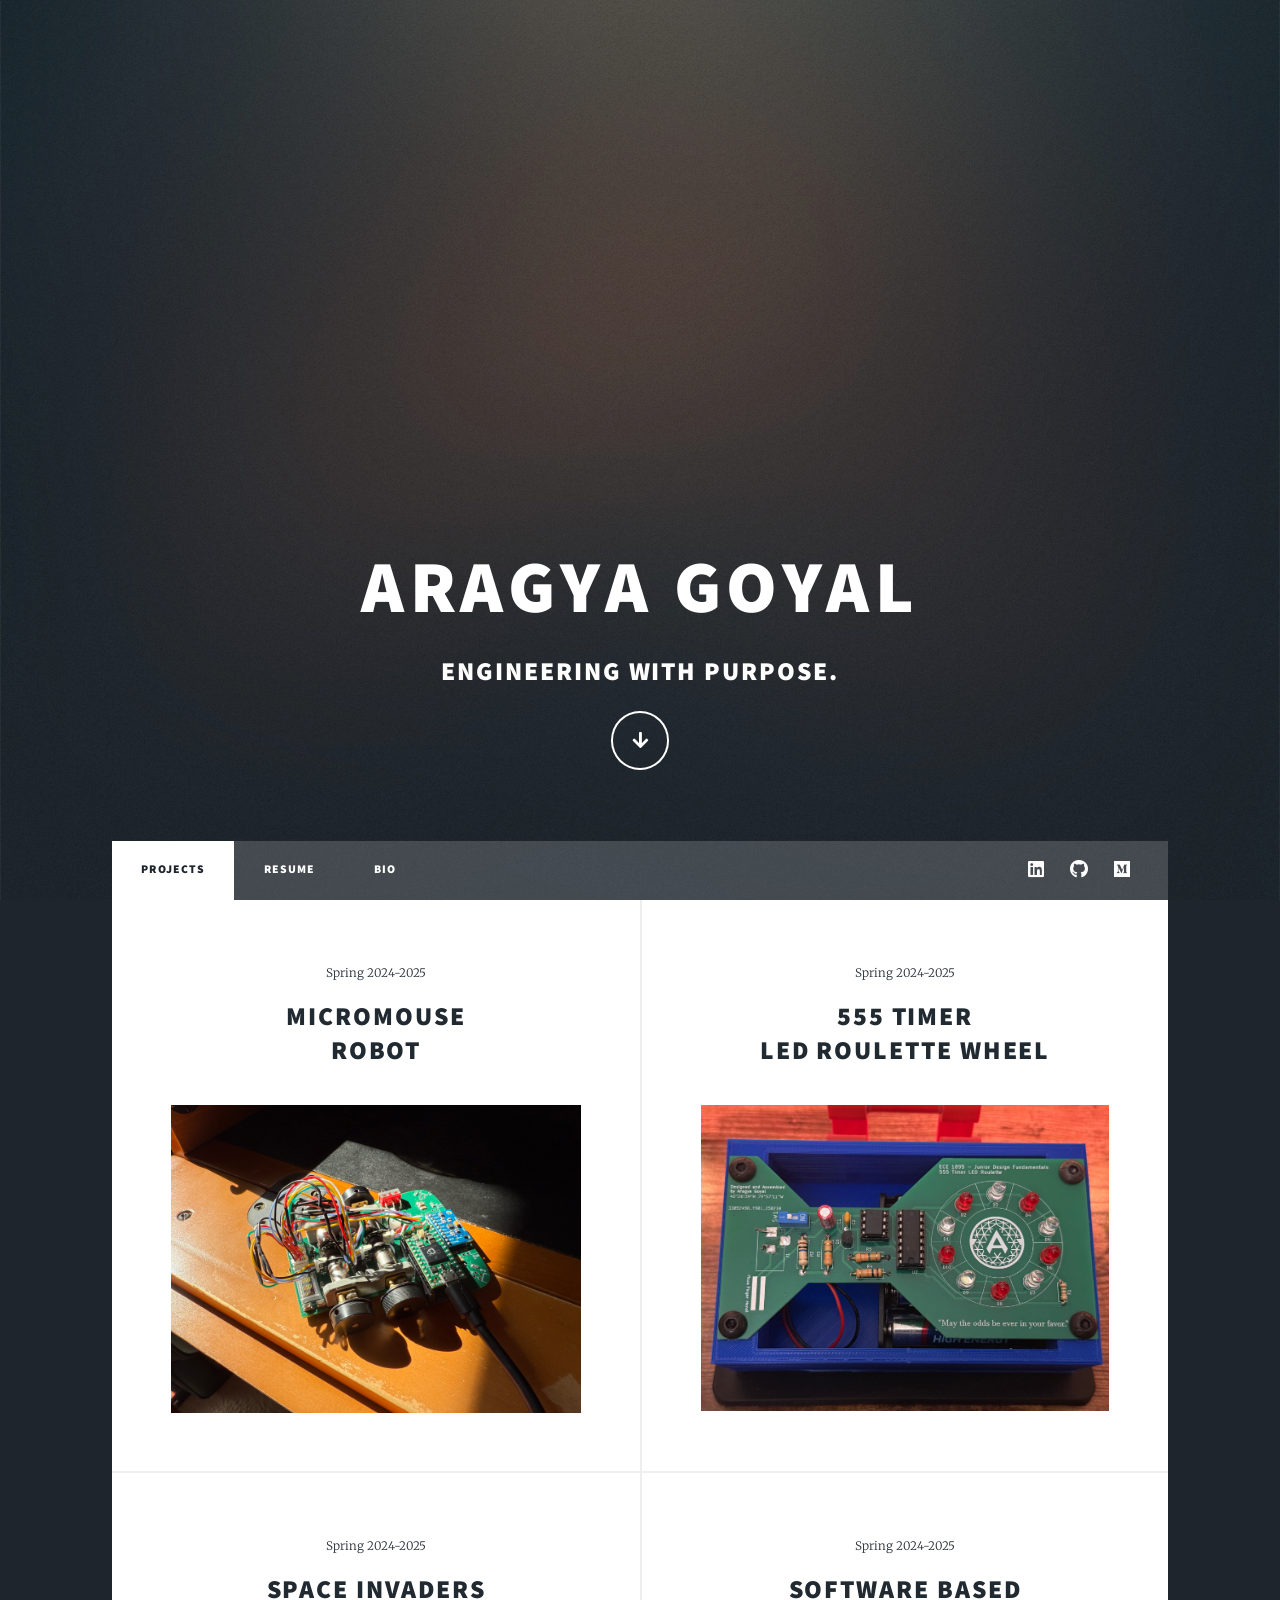
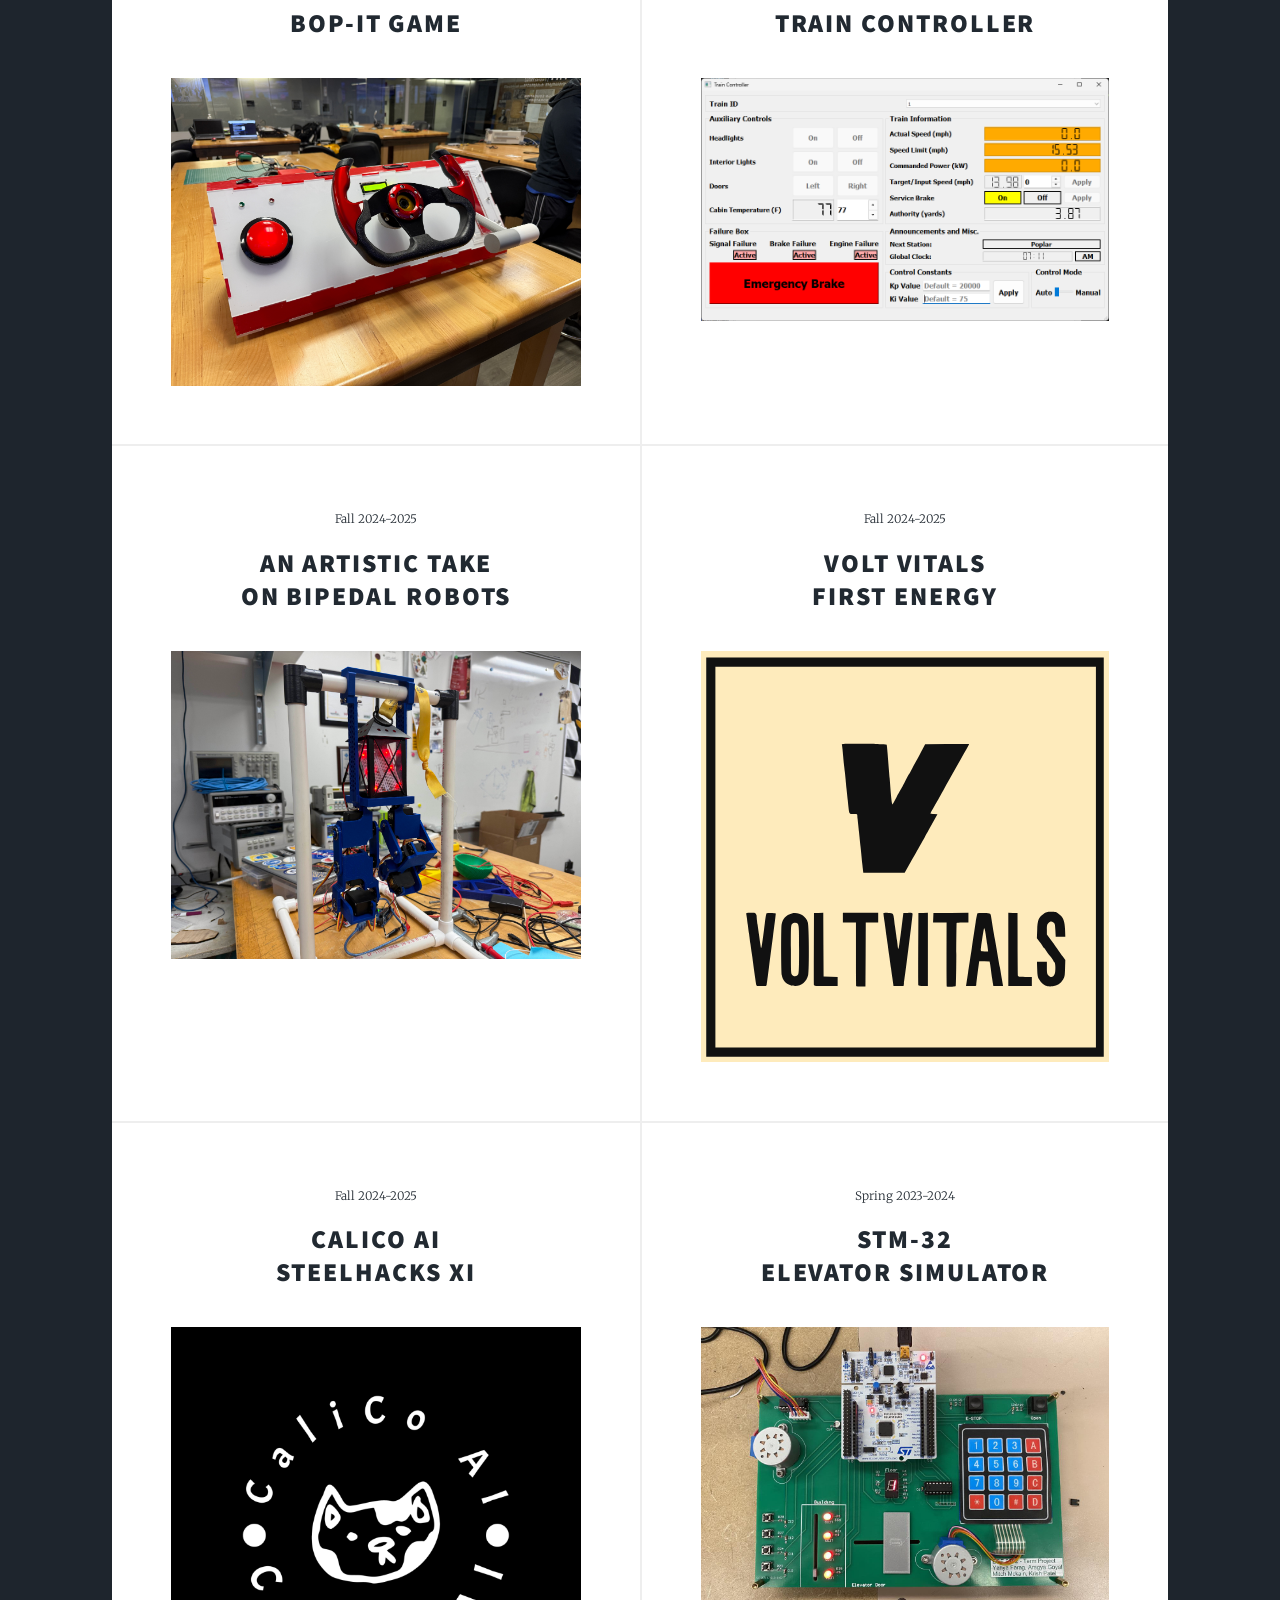
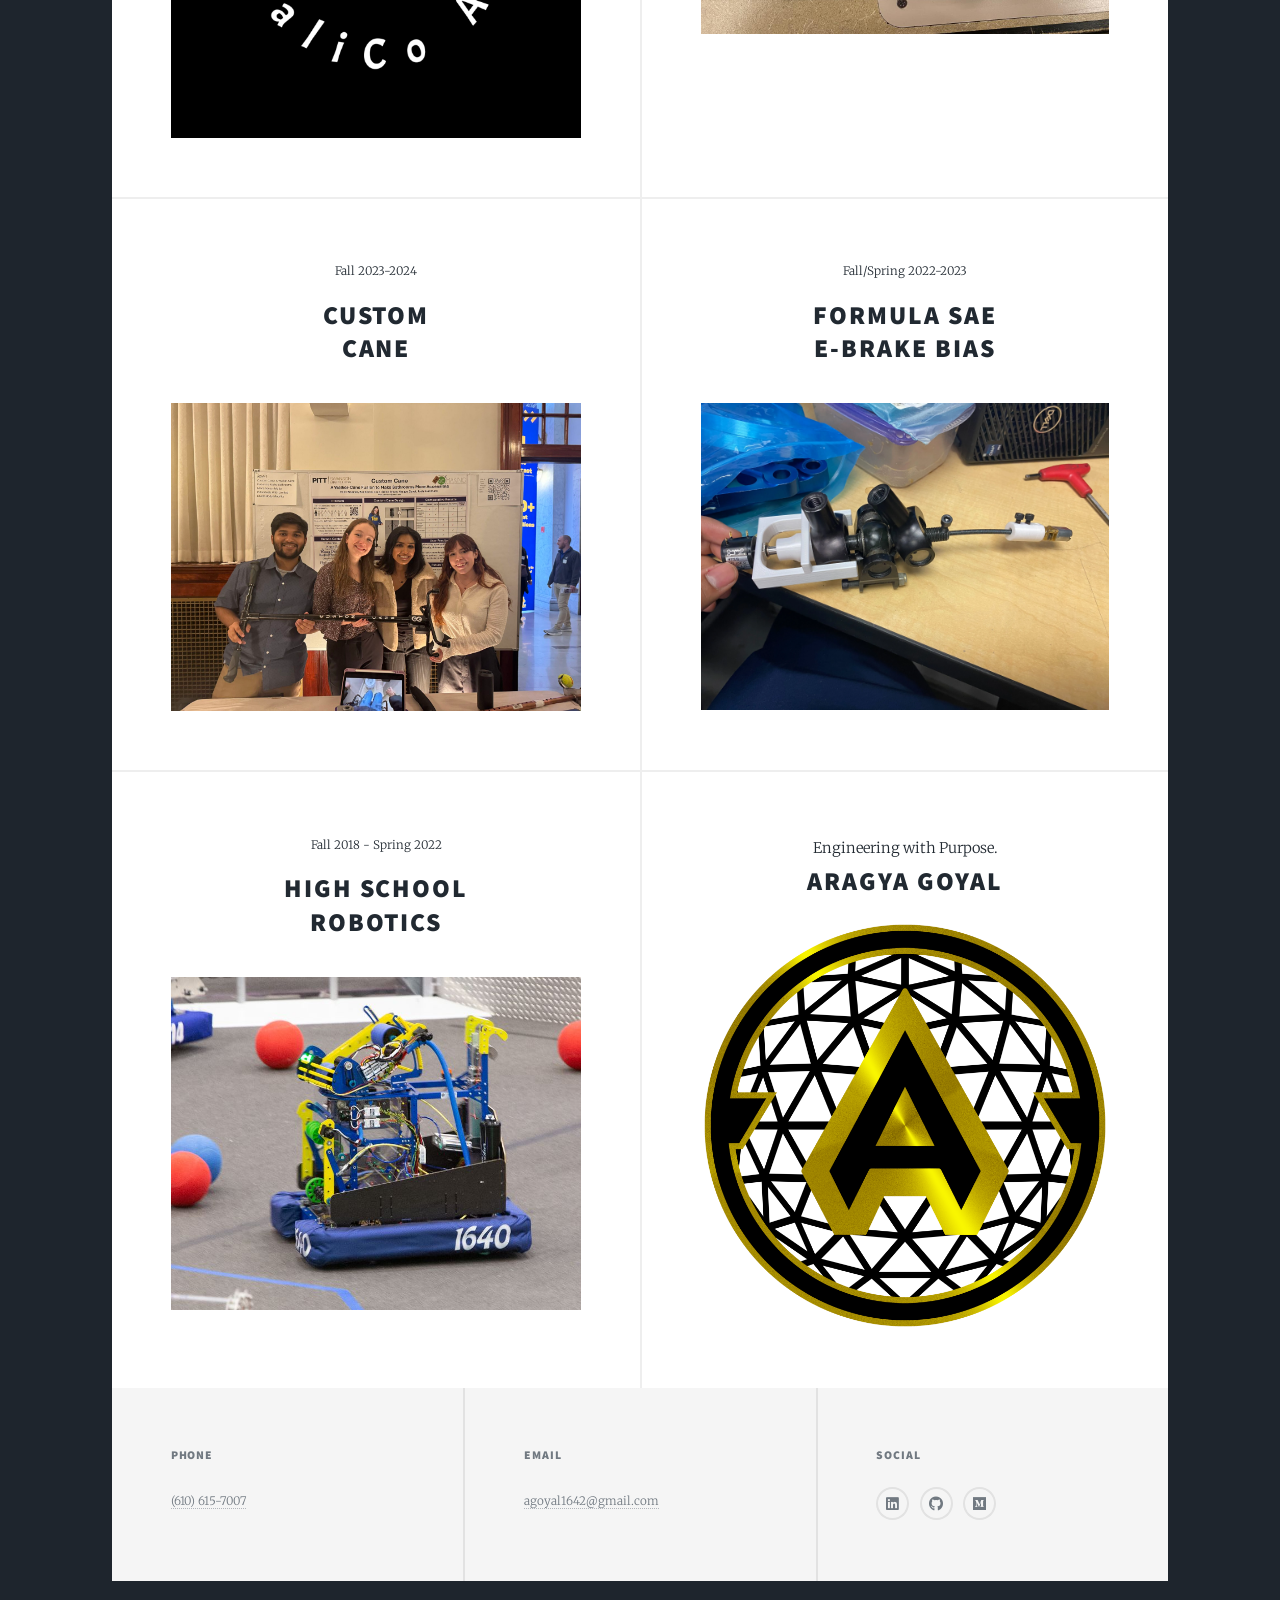
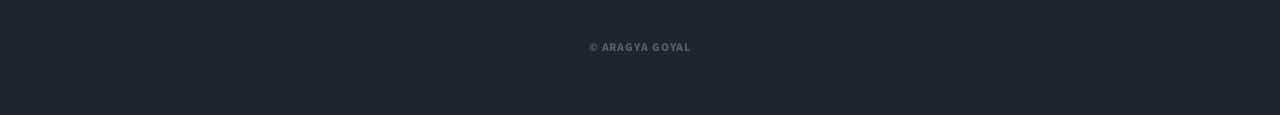
<file: index.html>
<!DOCTYPE HTML>
<!--
	Template from: https://html5up.net
	Inspo from: https://github.com/theDracobe/thedracobe.github.io
-->
<html>
	<head>
		<title>Aragya Goyal</title>
		<meta charset="utf-8" />
		<meta name="viewport" content="width=device-width, initial-scale=1, user-scalable=no" />
		<link rel="icon" type="image/png" href="images/goyal_logo.png" />
		<link rel="stylesheet" href="assets/css/main.css" />
		<noscript><link rel="stylesheet" href="assets/css/noscript.css" /></noscript>
	</head>
	<body class="is-preload">

		<!-- Wrapper -->
			<div id="wrapper" class="fade-in">

				<!-- Intro -->
					<div id="intro">
						<h1>Aragya Goyal</h1>
						<h2>Engineering with Purpose.</h2>
						<ul class="actions">
							<li><a href="#header" class="button icon solid solo fa-arrow-down scrolly">Continue</a></li>
						</ul>
					</div>

				<!-- Header -->
					<header id="header">
						<a href="bio.html" class="logo">Aragya Goyal</a>
					</header>

				<!-- Nav -->
					<nav id="nav">
						<ul class="links">
							<li class="active"><a href="index.html">Projects</a></li>
							<li><a href="resume.html">Resume</a></li>
							<li><a href="bio.html">Bio</a></li>
						</ul>
						<ul class="icons">
							<li><a href="https://www.linkedin.com/in/aragya-goyal/" target="_blank" rel="noopener noreferrer" class="icon brands fa-linkedin"><span class="label">Linkedin</span></a></li>
							<li><a href="https://github.com/Aragya1642" target="_blank" rel="noopener noreferrer" class="icon brands fa-github"><span class="label">GitHub</span></a></li>
							<li><a href="https://medium.com/@agoyal1642" target="_blank" rel="noopener noreferrer" class="icon brands fa-medium"><span class="label">Medium</span></a></li>
						</ul>
					</nav>

				<!-- Main -->
					<div id="main">

						<!-- Posts -->
							<section class="posts">
								<article>
									<header>
										<span class="date">Spring 2024-2025</span>
										<h2><a href="https://docs.google.com/presentation/d/1YvuEae5GgHrFOyOVGFBWxJ5Fay4XDFkq9W04KxcNj8E/edit?usp=sharing">Micromouse<br />
										Robot</a></h2>
									</header>
									<a href="https://docs.google.com/presentation/d/1YvuEae5GgHrFOyOVGFBWxJ5Fay4XDFkq9W04KxcNj8E/edit?usp=sharing" class="image fit"><img src="images/micromouse.jpg" alt="" /></a>
									<!-- <p>Donec eget ex magna. Interdum et malesuada fames ac ante ipsum primis in faucibus. Pellentesque venenatis dolor imperdiet dolor mattis sagittis magna etiam.</p>
									<ul class="actions special">
										<li><a href="#" class="button">Full Story</a></li>
									</ul> -->
								</article>
								<article>
									<header>
										<span class="date">Spring 2024-2025</span>
										<h2><a href="https://www.youtube.com/watch?v=uKMFogUyH7M">555 Timer<br />
										LED Roulette Wheel</a></h2>
									</header>
									<a href="https://www.youtube.com/watch?v=uKMFogUyH7M" class="image fit"><img src="images/led_roulette.jpg" alt="" /></a>
									<!-- <p>Donec eget ex magna. Interdum et malesuada fames ac ante ipsum primis in faucibus. Pellentesque venenatis dolor imperdiet dolor mattis sagittis magna etiam.</p>
									<ul class="actions special">
										<li><a href="#" class="button">Full Story</a></li>
									</ul> -->
								</article>
								<article>
									<header>
										<span class="date">Spring 2024-2025</span>
										<h2><a href="https://www.youtube.com/watch?v=FF51uR-_Np4">Space Invaders<br />
										Bop-It Game</a></h2>
									</header>
									<a href="https://www.youtube.com/watch?v=FF51uR-_Np4" class="image fit"><img src="images/bop_it.jpg" alt="" /></a>
									<!-- <p>Donec eget ex magna. Interdum et malesuada fames ac ante ipsum primis in faucibus. Pellentesque venenatis dolor imperdiet dolor mattis sagittis magna etiam.</p>
									<ul class="actions special">
										<li><a href="#" class="button">Full Story</a></li>
									</ul> -->
								</article>
								<article>
									<header>
										<span class="date">Spring 2024-2025</span>
										<h2><a href="https://youtu.be/F9jONVVjt_M?t=1690">Software Based<br />
										Train Controller</a></h2>
									</header>
									<a href="https://youtu.be/F9jONVVjt_M?t=1690" class="image fit"><img src="images/train_controller_ui.png" alt="" /></a>
									<!-- <p>Donec eget ex magna. Interdum et malesuada fames ac ante ipsum primis in faucibus. Pellentesque venenatis dolor imperdiet dolor mattis sagittis magna etiam.</p>
									<ul class="actions special">
										<li><a href="#" class="button">Full Story</a></li>
									</ul> -->
								</article>
								<article>
									<header>
										<span class="date">Fall 2024-2025</span>
										<h2><a href="https://www.youtube.com/watch?v=wdQFa01coIs">An Artistic Take<br />
										On Bipedal Robots</a></h2>
									</header>
									<a href="https://www.youtube.com/watch?v=wdQFa01coIs" class="image fit"><img src="images/lumen_legger.jpg" alt="" /></a>
									<!-- <p>Donec eget ex magna. Interdum et malesuada fames ac ante ipsum primis in faucibus. Pellentesque venenatis dolor imperdiet dolor mattis sagittis magna etiam.</p>
									<ul class="actions special">
										<li><a href="#" class="button">Full Story</a></li>
									</ul> -->
								</article>
								<article>
									<header>
										<span class="date">Fall 2024-2025</span>
										<h2><a href="volt_vitals.html">Volt Vitals<br />
										First Energy</a></h2>
									</header>
									<a href="volt_vitals.html" class="image fit"><img src="images/volt_vitals.svg" alt="" /></a>
									<!-- <p>Donec eget ex magna. Interdum et malesuada fames ac ante ipsum primis in faucibus. Pellentesque venenatis dolor imperdiet dolor mattis sagittis magna etiam.</p>
									<ul class="actions special">
										<li><a href="#" class="button">Full Story</a></li>
									</ul> -->
								</article>
								<article>
									<header>
										<span class="date">Fall 2024-2025</span>
										<h2><a href="https://devpost.com/software/calico-ai">CaliCo AI<br />
										SteelHacks XI</a></h2>
									</header>
									<a href="https://devpost.com/software/calico-ai" class="image fit"><img src="images/calico.webp" alt="" /></a>
									<!-- <p>Donec eget ex magna. Interdum et malesuada fames ac ante ipsum primis in faucibus. Pellentesque venenatis dolor imperdiet dolor mattis sagittis magna etiam.</p>
									<ul class="actions special">
										<li><a href="#" class="button">Full Story</a></li>
									</ul> -->
								</article>
								<article>
									<header>
										<span class="date">Spring 2023-2024</span>
										<h2><a href="https://github.com/Aragya1642/STM32_Elevator_Project">STM-32<br />
											Elevator Simulator</a></h2>
									</header>
									<a href="https://github.com/Aragya1642/STM32_Elevator_Project" class="image fit"><img src="images/PCB_Image.jpg" alt="" /></a>
									<!-- <p>Donec eget ex magna. Interdum et malesuada fames ac ante ipsum primis in faucibus. Pellentesque venenatis dolor imperdiet dolor mattis sagittis magna etiam.</p>
									<ul class="actions special">
										<li><a href="#" class="button">Full Story</a></li>
									</ul> -->
								</article>
								<article>
									<header>
										<span class="date">Fall 2023-2024</span>
										<h2><a href="https://sites.google.com/view/customcane/home">Custom<br />
										Cane</a></h2>
									</header>
									<a href="https://sites.google.com/view/customcane/home" class="image fit"><img src="images/customcane.jpg" alt="" /></a>
									<!-- <p>Donec eget ex magna. Interdum et malesuada fames ac ante ipsum primis in faucibus. Pellentesque venenatis dolor imperdiet dolor mattis sagittis magna etiam.</p>
									<ul class="actions special">
										<li><a href="#" class="button">Full Story</a></li>
									</ul> -->
								</article>
								<article>
									<header>
										<span class="date">Fall/Spring 2022-2023</span>
										<h2><a href="https://medium.com/@agoyal1642/the-e-brake-bias-ad5aff9c9628">Formula SAE<br />
										E-Brake Bias</a></h2>
									</header>
									<a href="https://medium.com/@agoyal1642/the-e-brake-bias-ad5aff9c9628" class="image fit"><img src="images/ebrake.webp" alt="" /></a>
									<!-- <p>Donec eget ex magna. Interdum et malesuada fames ac ante ipsum primis in faucibus. Pellentesque venenatis dolor imperdiet dolor mattis sagittis magna etiam.</p>
									<ul class="actions special">
										<li><a href="#" class="button">Full Story</a></li>
									</ul> -->
								</article>
								<article>
									<header>
										<span class="date">Fall 2018 - Spring 2022</span>
										<h2><a href="files/FRC_1640_Technical_Document.pdf">High School<br />
										Robotics</a></h2>
									</header>
									<a href="files/FRC_1640_Technical_Document.pdf" class="image fit"><img src="images/dewbot.jpg" alt="" /></a>
									<!-- <p>Donec eget ex magna. Interdum et malesuada fames ac ante ipsum primis in faucibus. Pellentesque venenatis dolor imperdiet dolor mattis sagittis magna etiam.</p>
									<ul class="actions special">
										<li><a href="#" class="button">Full Story</a></li>
									</ul> -->
								</article>
								<article>
									<header>
										<span>Engineering with Purpose.</span>
										<h2>Aragya Goyal</h2>
									</header>
									<div class="img-box">
										<img src="images/goyal_logo.png" alt="Logo">
									</div>
								</article>
							</section>

						<!-- Footer -->
							<!-- <footer>
								<div class="pagination">
									<a href="#" class="previous">Prev</a>
									<a href="#" class="page active">1</a>
									<a href="#" class="page">2</a>
									<a href="#" class="page">3</a>
									<span class="extra">&hellip;</span>
									<a href="#" class="page">8</a>
									<a href="#" class="page">9</a>
									<a href="#" class="page">10</a>
									<a href="#" class="next">Next</a>
								</div>
							</footer> -->

					</div>

				<!-- Footer -->
					<footer id="footer">
						<section>
							<h3>Phone</h3>
							<p><a href="#">(610) 615-7007</a></p>
						</section>
						<section>
							<h3>Email</h3>
							<p><a href="#">agoyal1642@gmail.com</a></p>
						</section>
						<section>
							<h3>Social</h3>
							<ul class="icons alt">
								<li><a href="https://www.linkedin.com/in/aragya-goyal/" target="_blank" rel="noopener noreferrer" class="icon brands fa-linkedin"><span class="label">Linkedin</span></a></li>
								<li><a href="https://github.com/Aragya1642" target="_blank" rel="noopener noreferrer" class="icon brands fa-github"><span class="label">GitHub</span></a></li>
								<li><a href="https://medium.com/@agoyal1642" target="_blank" rel="noopener noreferrer" class="icon brands fa-medium"><span class="label">Medium</span></a></li>
							</ul>
						</section>
					</footer>

				<!-- Copyright -->
					<div id="copyright">
						<ul><li>&copy; Aragya Goyal</li></ul>
					</div>

			</div>

		<!-- Scripts -->
			<script src="assets/js/jquery.min.js"></script>
			<script src="assets/js/jquery.scrollex.min.js"></script>
			<script src="assets/js/jquery.scrolly.min.js"></script>
			<script src="assets/js/browser.min.js"></script>
			<script src="assets/js/breakpoints.min.js"></script>
			<script src="assets/js/util.js"></script>
			<script src="assets/js/main.js"></script>
			<script>
			document.querySelectorAll('a[href^="http"]').forEach(a => {
				a.setAttribute('target', '_blank');
				a.setAttribute('rel', 'noopener noreferrer');
			});
			</script>
	</body>
</html>
</file>
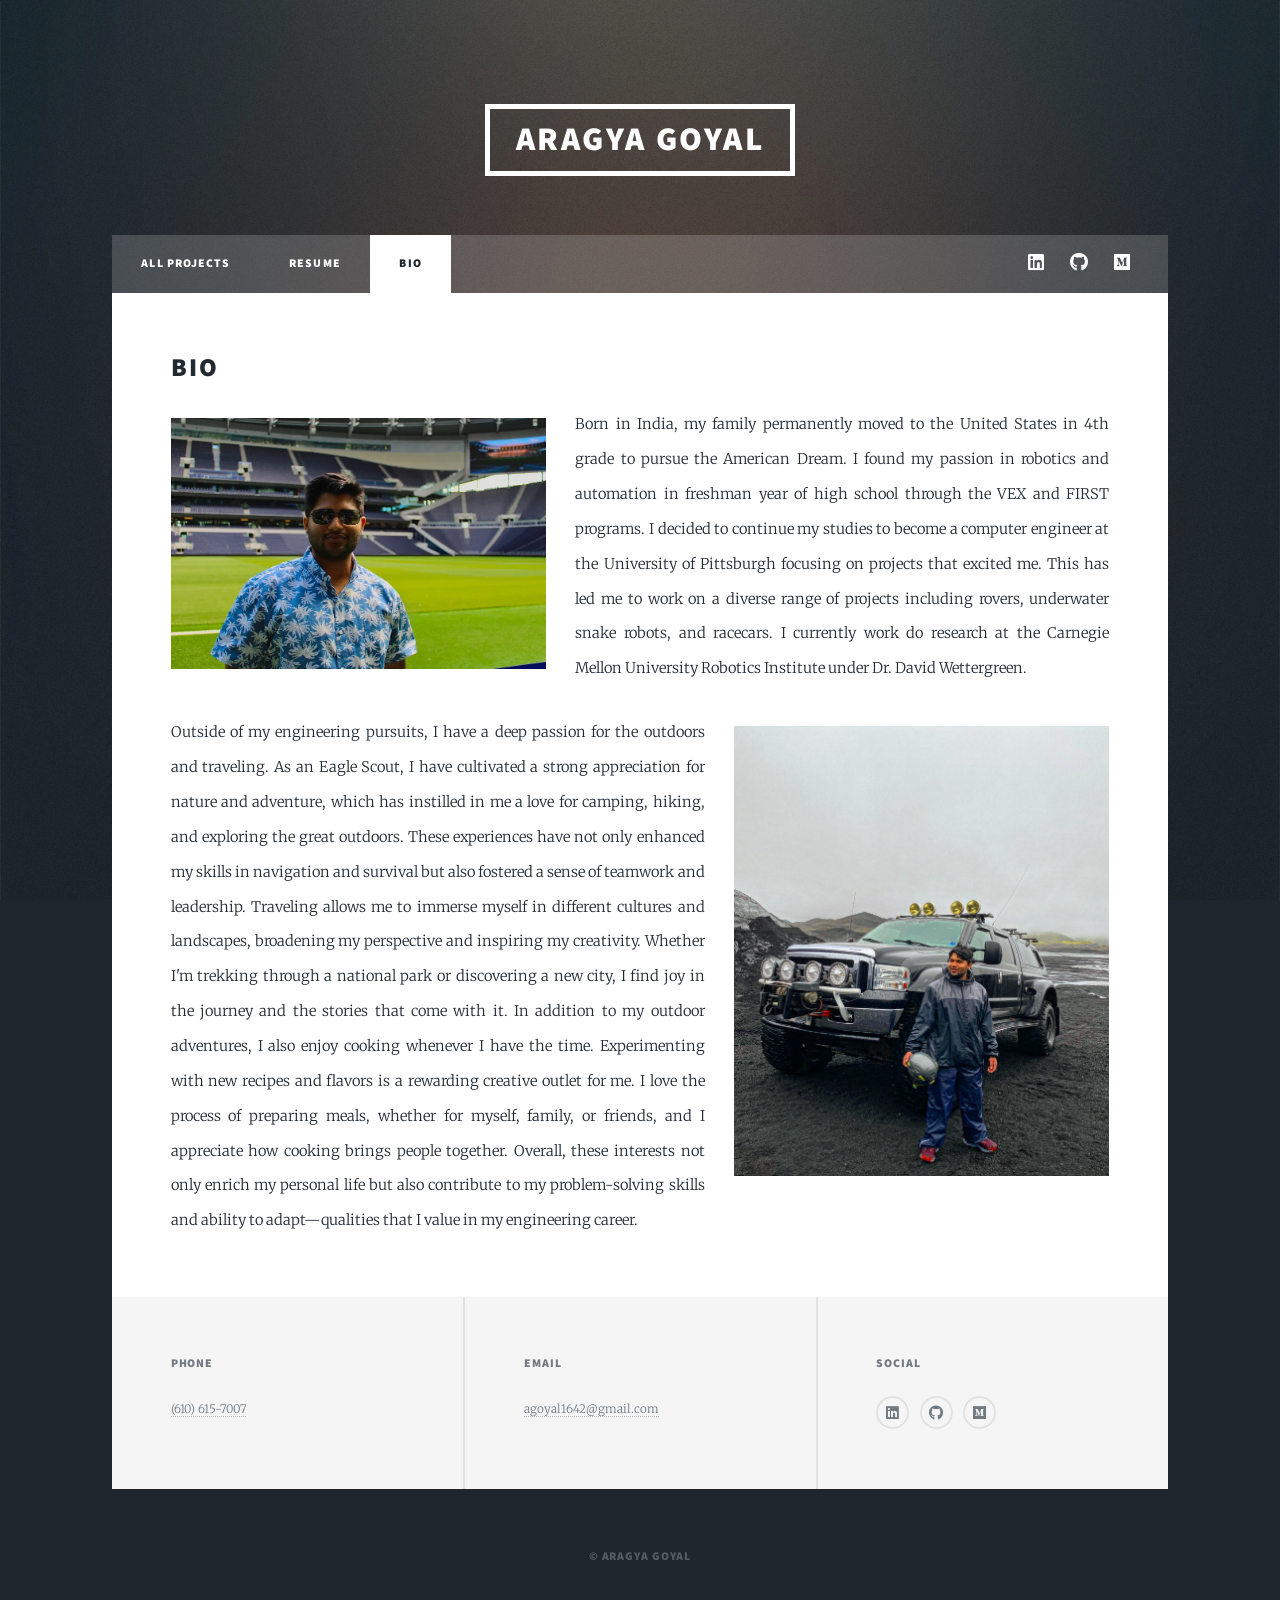
<file: bio.html>
<!DOCTYPE HTML>
<!--
	Massively by HTML5 UP
	html5up.net | @ajlkn
	Free for personal and commercial use under the CCA 3.0 license (html5up.net/license)
-->
<html>
	<head>
		<title>Aragya's Bio</title>
		<meta charset="utf-8" />
		<meta name="viewport" content="width=device-width, initial-scale=1, user-scalable=no" />
		<link rel="icon" type="image/png" href="images/goyal_logo.png" />
		<link rel="stylesheet" href="assets/css/main.css" />
		<noscript><link rel="stylesheet" href="assets/css/noscript.css" /></noscript>
	</head>
	<body class="is-preload">

		<!-- Wrapper -->
			<div id="wrapper">

				<!-- Header -->
					<header id="header">
						<a href="index.html" class="logo">Aragya Goyal</a>
					</header>

				<!-- Nav -->
					<nav id="nav">
						<ul class="links">
							<li><a href="index.html">All Projects</a></li>
                            <li><a href="resume.html">Resume</a></li>
							<li class="active"><a href="bio.html">bio</a></li>
						</ul>
						<ul class="icons">
							<li><a href="https://www.linkedin.com/in/aragya-goyal/" target="_blank" rel="noopener noreferrer" class="icon brands fa-linkedin"><span class="label">Linkedin</span></a></li>
							<li><a href="https://github.com/Aragya1642" target="_blank" rel="noopener noreferrer" class="icon brands fa-github"><span class="label">GitHub</span></a></li>
							<li><a href="https://medium.com/@agoyal1642" target="_blank" rel="noopener noreferrer" class="icon brands fa-medium"><span class="label">Medium</span></a></li>
						</ul>
					</nav>

				<!-- Main -->
					<div id="main">

						<!-- Post -->
							<section>
								<!-- Image -->
									<h2>Bio</h2>
									<p><span class="image left"><img src="images/aragya.webp" alt="" /></span>Born in India, my family permanently moved to the United States in 4th grade to pursue the American Dream. I found my passion in robotics and automation in freshman year of high school through the VEX and FIRST programs. I decided to continue my studies to become a computer engineer at the University of Pittsburgh focusing on projects that excited me. This has led me to work on a diverse range of projects including rovers, underwater snake robots, and racecars. I currently work do research at the Carnegie Mellon University Robotics Institute under Dr. David Wettergreen.</p>

									<p><span class="image right"><img src="images/aragya2.jpg" alt="" /></span>Outside of my engineering pursuits, I have a deep passion for the outdoors and traveling. As an Eagle Scout, I have cultivated a strong appreciation for nature and adventure, which has instilled in me a love for camping, hiking, and exploring the great outdoors. These experiences have not only enhanced my skills in navigation and survival but also fostered a sense of teamwork and leadership.

									Traveling allows me to immerse myself in different cultures and landscapes, broadening my perspective and inspiring my creativity. Whether I'm trekking through a national park or discovering a new city, I find joy in the journey and the stories that come with it.
										
									In addition to my outdoor adventures, I also enjoy cooking whenever I have the time. Experimenting with new recipes and flavors is a rewarding creative outlet for me. I love the process of preparing meals, whether for myself, family, or friends, and I appreciate how cooking brings people together.
										
									Overall, these interests not only enrich my personal life but also contribute to my problem-solving skills and ability to adapt—qualities that I value in my engineering career.</p>
							</section>
					</div>

				<!-- Footer -->
				<footer id="footer">
					<section>
						<h3>Phone</h3>
						<p><a href="#">(610) 615-7007</a></p>
					</section>
					<section>
						<h3>Email</h3>
						<p><a href="#">agoyal1642@gmail.com</a></p>
					</section>
					<section>
						<h3>Social</h3>
						<ul class="icons alt">
							<li><a href="https://www.linkedin.com/in/aragya-goyal/" target="_blank" rel="noopener noreferrer" class="icon brands fa-linkedin"><span class="label">Linkedin</span></a></li>
							<li><a href="https://github.com/Aragya1642" target="_blank" rel="noopener noreferrer" class="icon brands fa-github"><span class="label">GitHub</span></a></li>
							<li><a href="https://medium.com/@agoyal1642" target="_blank" rel="noopener noreferrer" class="icon brands fa-medium"><span class="label">Medium</span></a></li>
						</ul>
					</section>
				</footer>

				<!-- Copyright -->
				<div id="copyright">
					<ul><li>&copy; Aragya Goyal</li></ul>
				</div>

			</div>

		<!-- Scripts -->
			<script src="assets/js/jquery.min.js"></script>
			<script src="assets/js/jquery.scrollex.min.js"></script>
			<script src="assets/js/jquery.scrolly.min.js"></script>
			<script src="assets/js/browser.min.js"></script>
			<script src="assets/js/breakpoints.min.js"></script>
			<script src="assets/js/util.js"></script>
			<script src="assets/js/main.js"></script>
			<script>
			document.querySelectorAll('a[href^="http"]').forEach(a => {
				a.setAttribute('target', '_blank');
				a.setAttribute('rel', 'noopener noreferrer');
			});
			</script>
	</body>
</html>
</file>
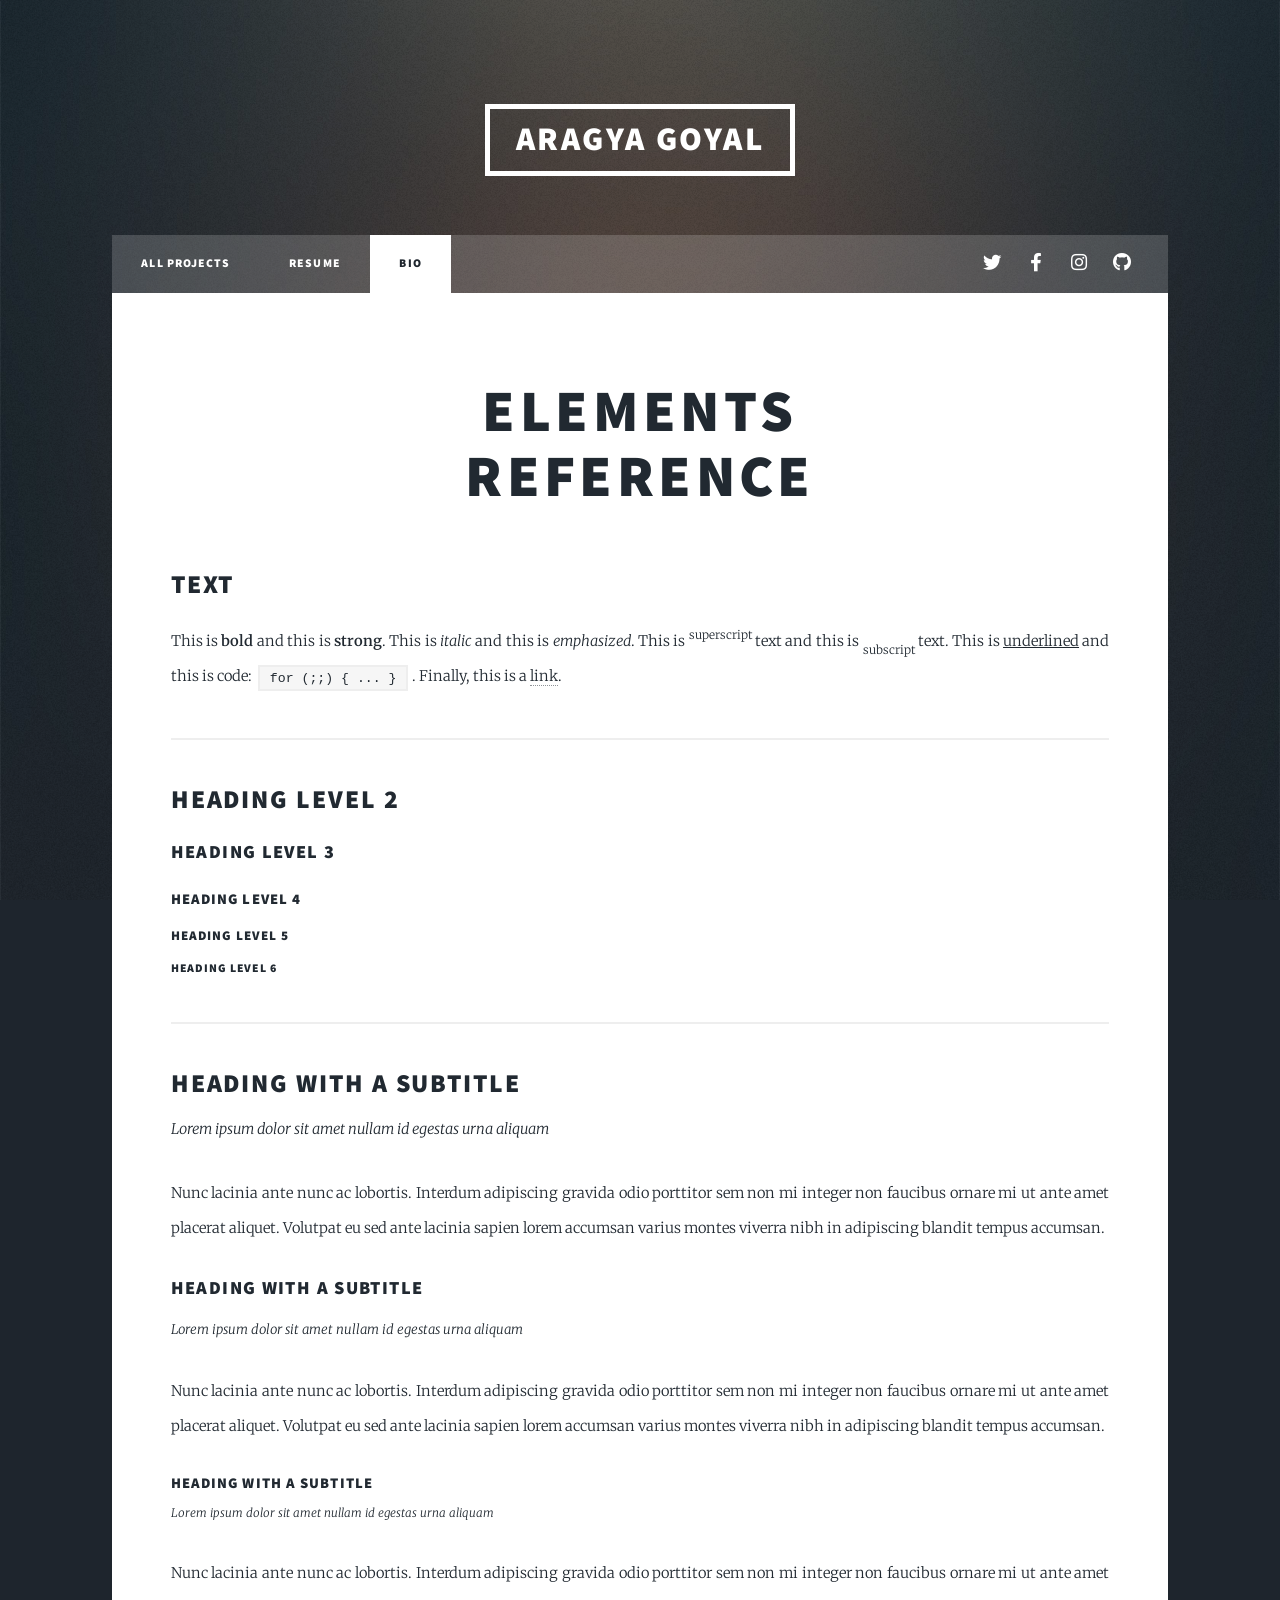
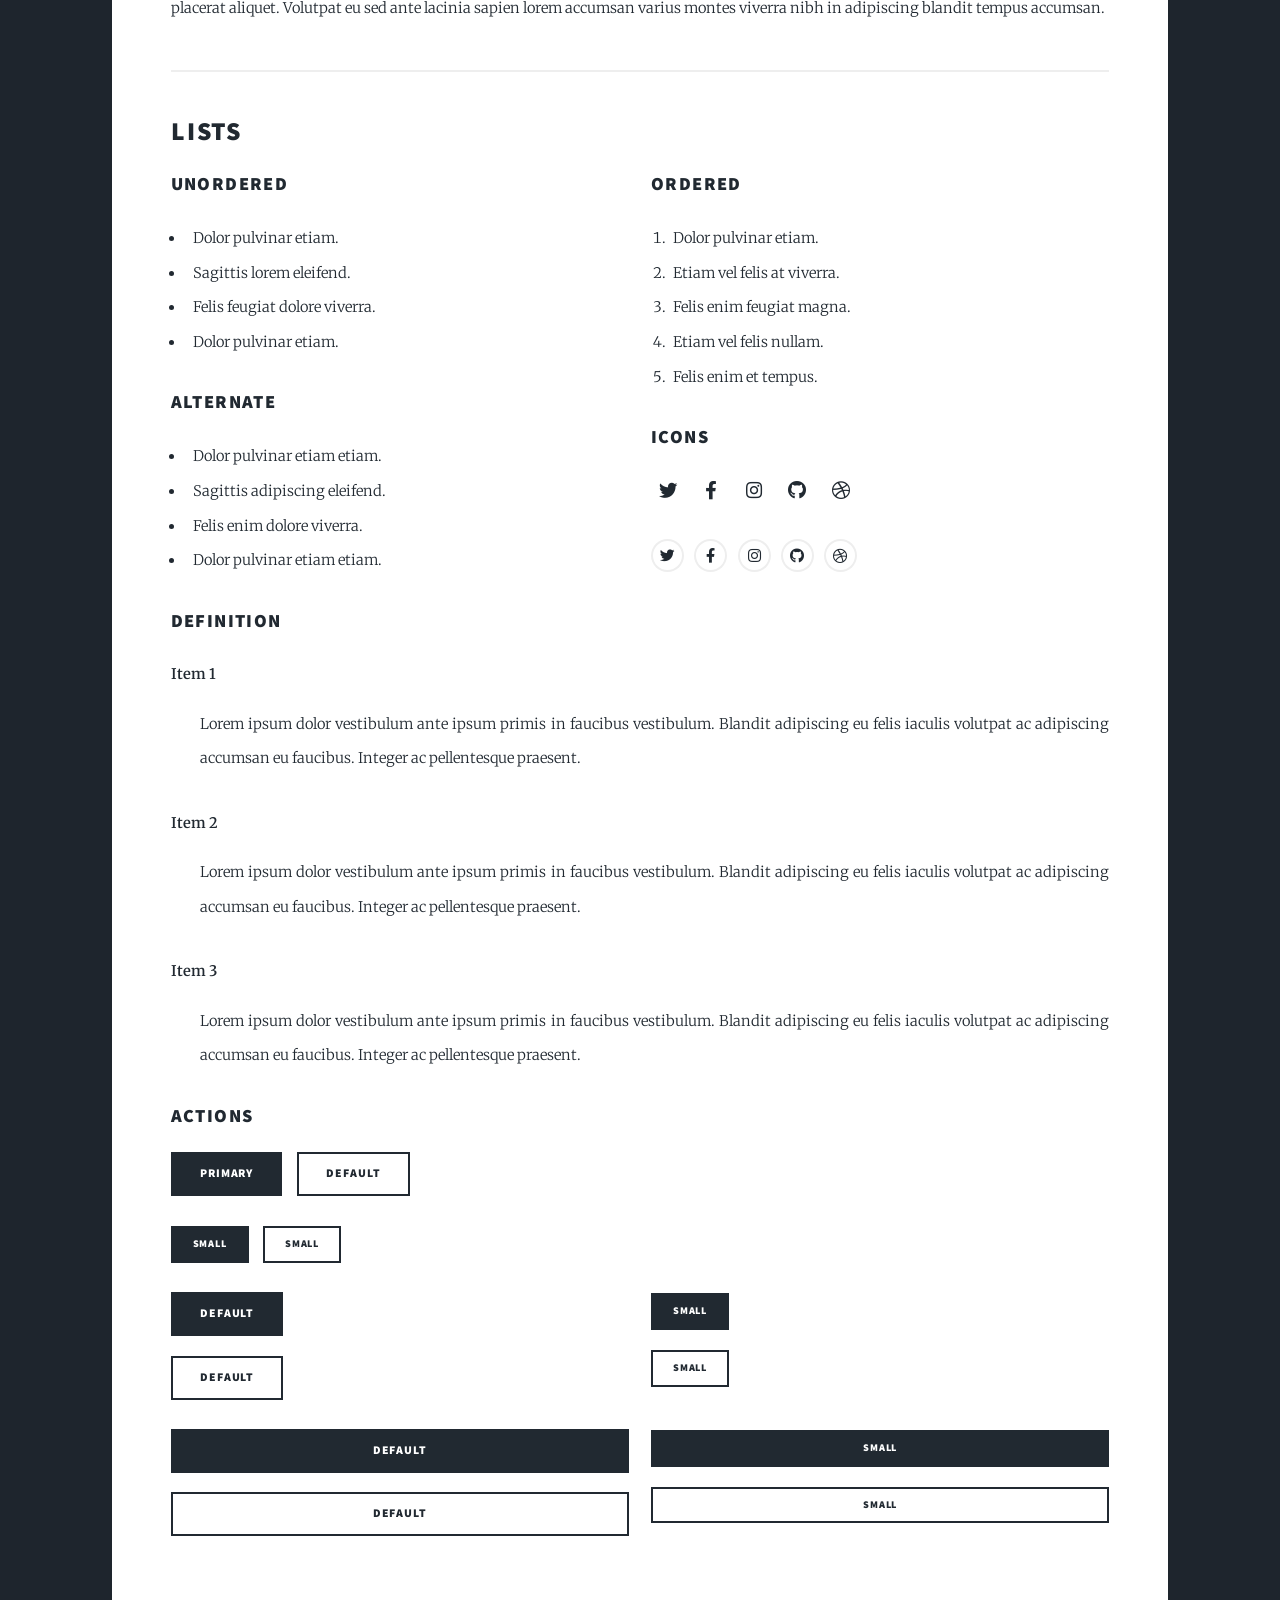
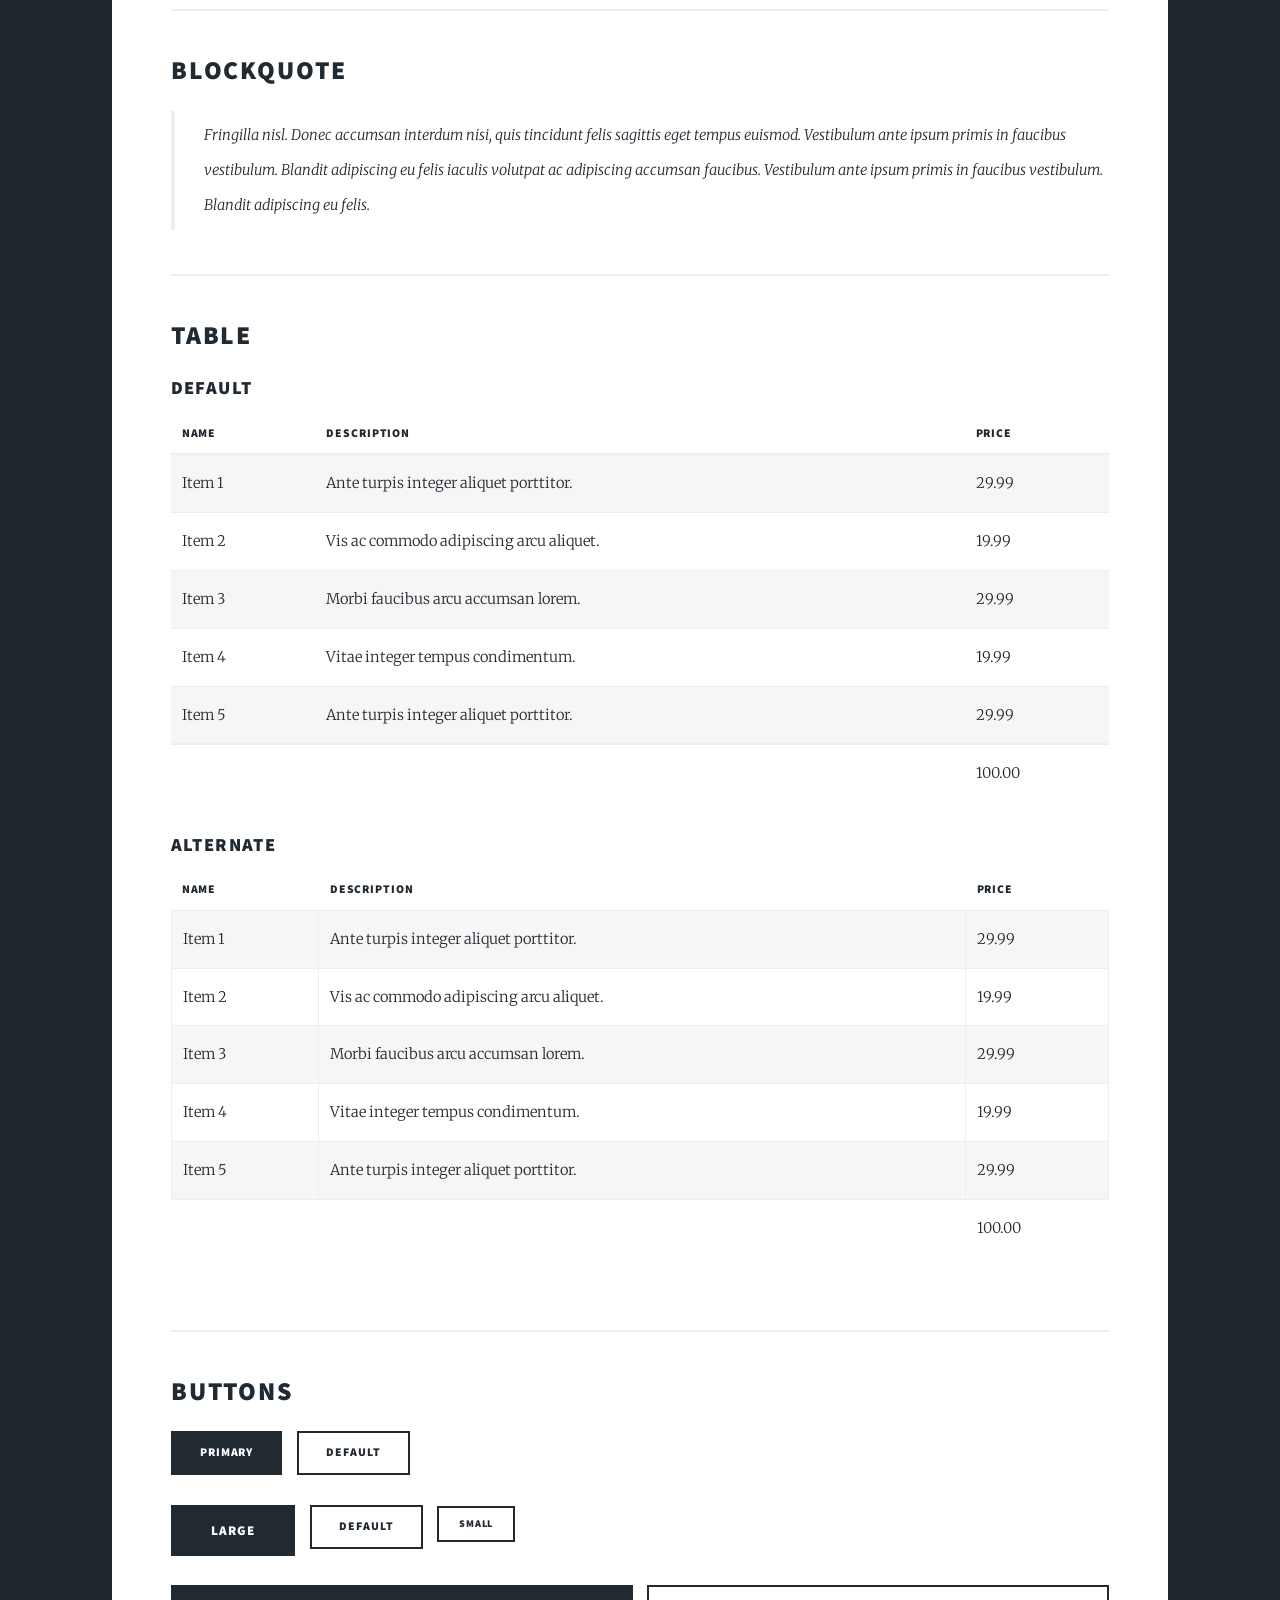
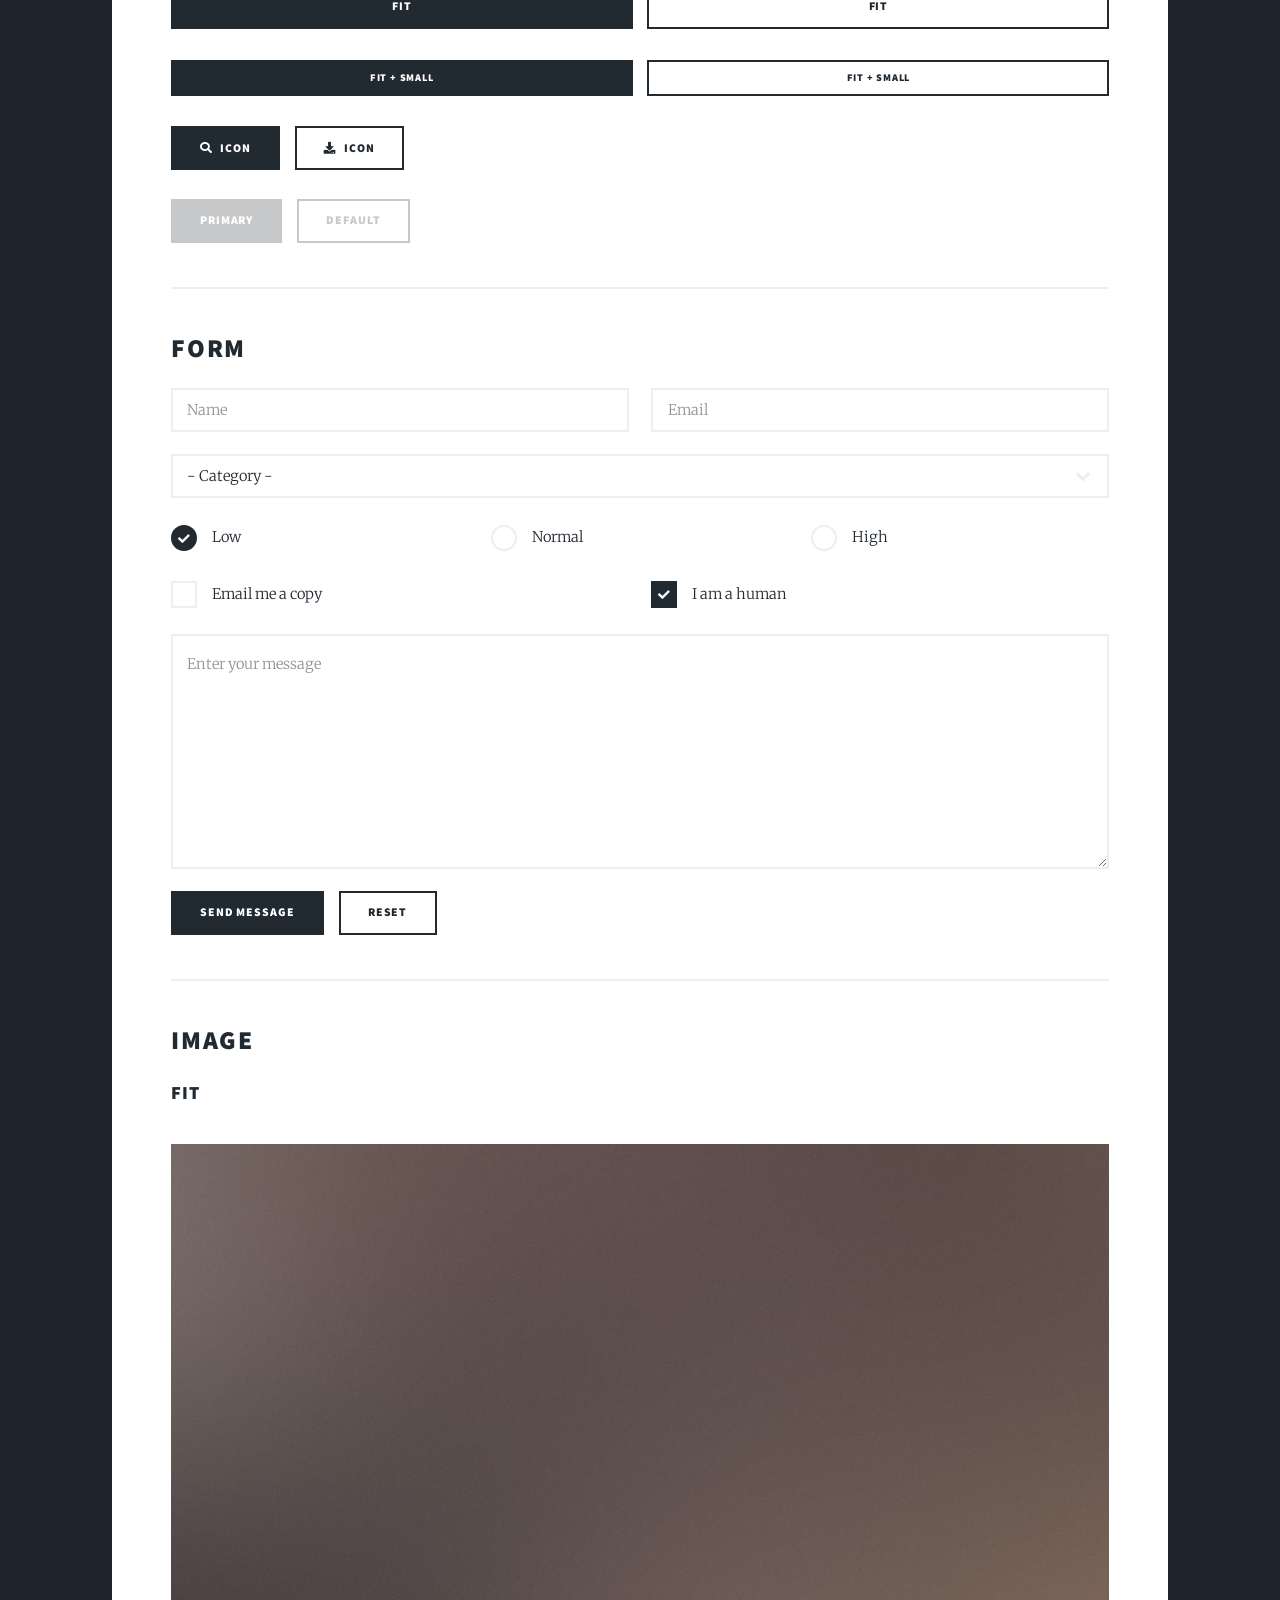
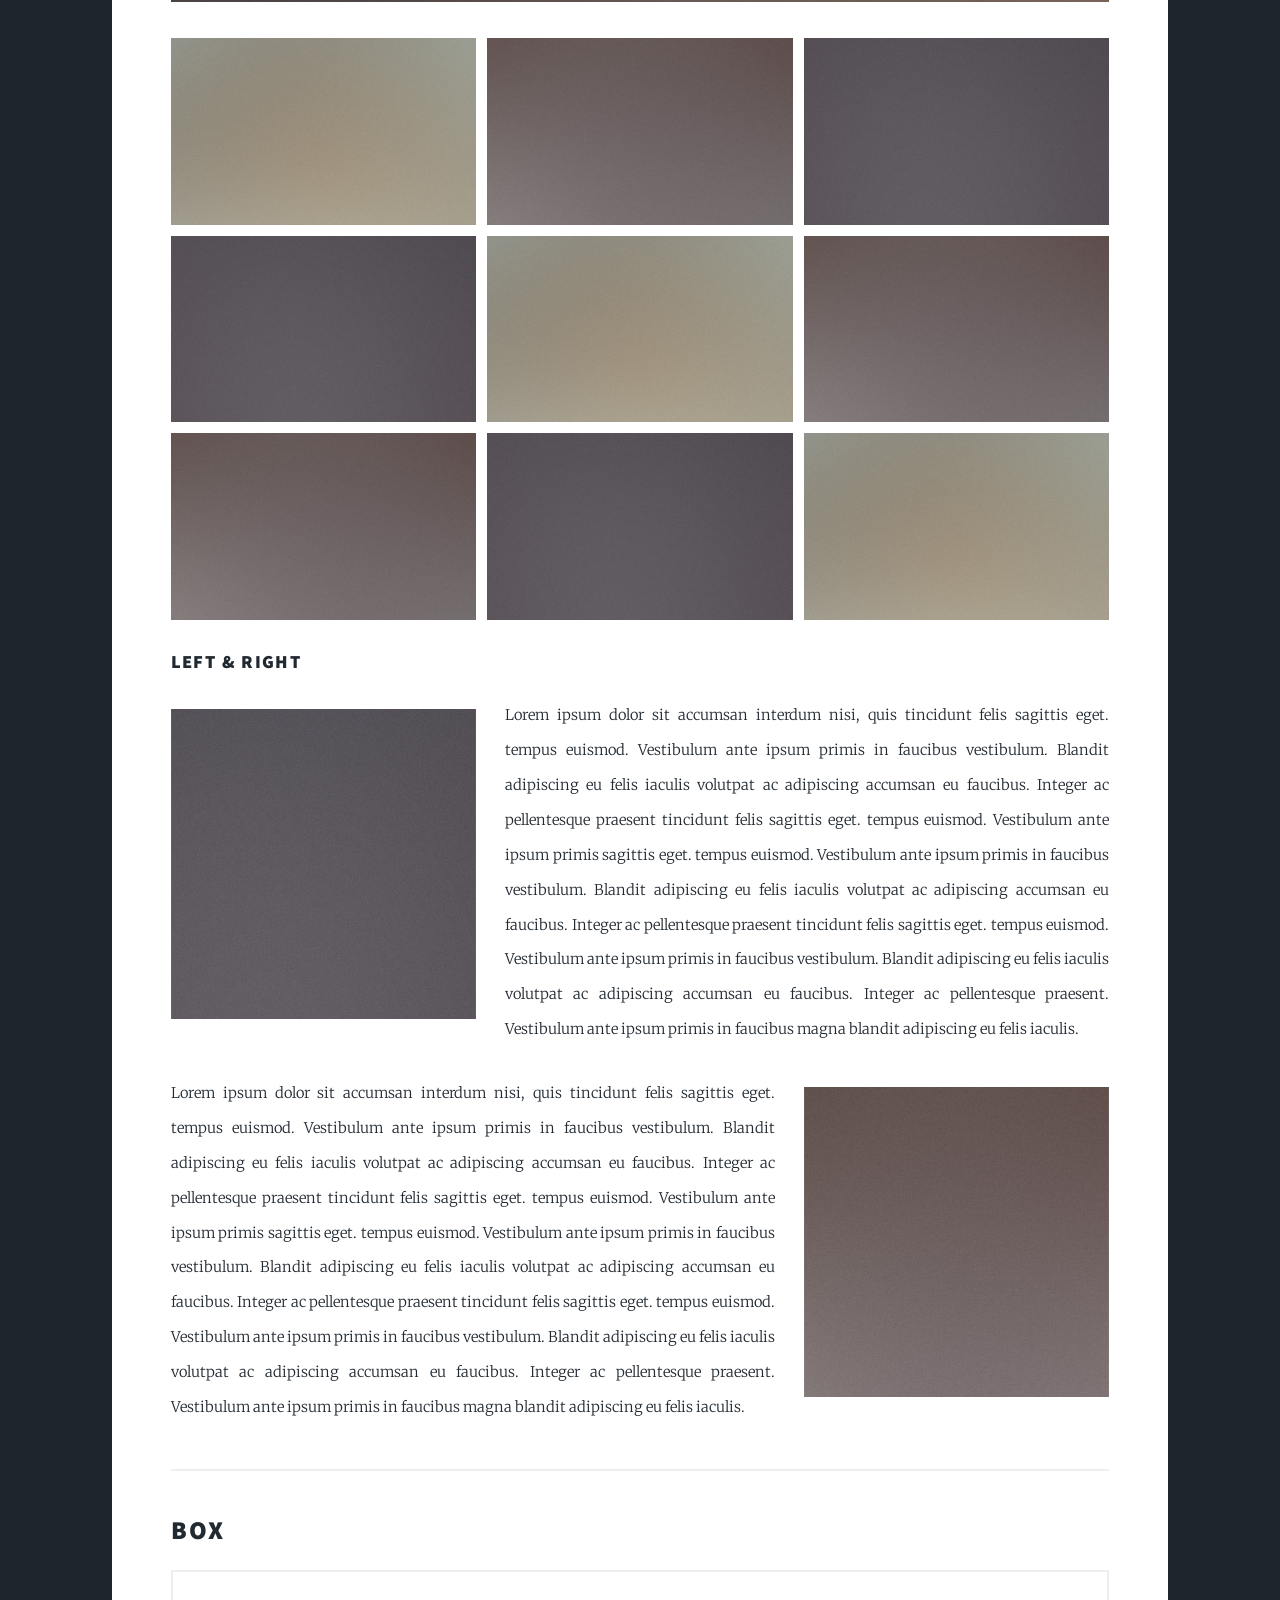
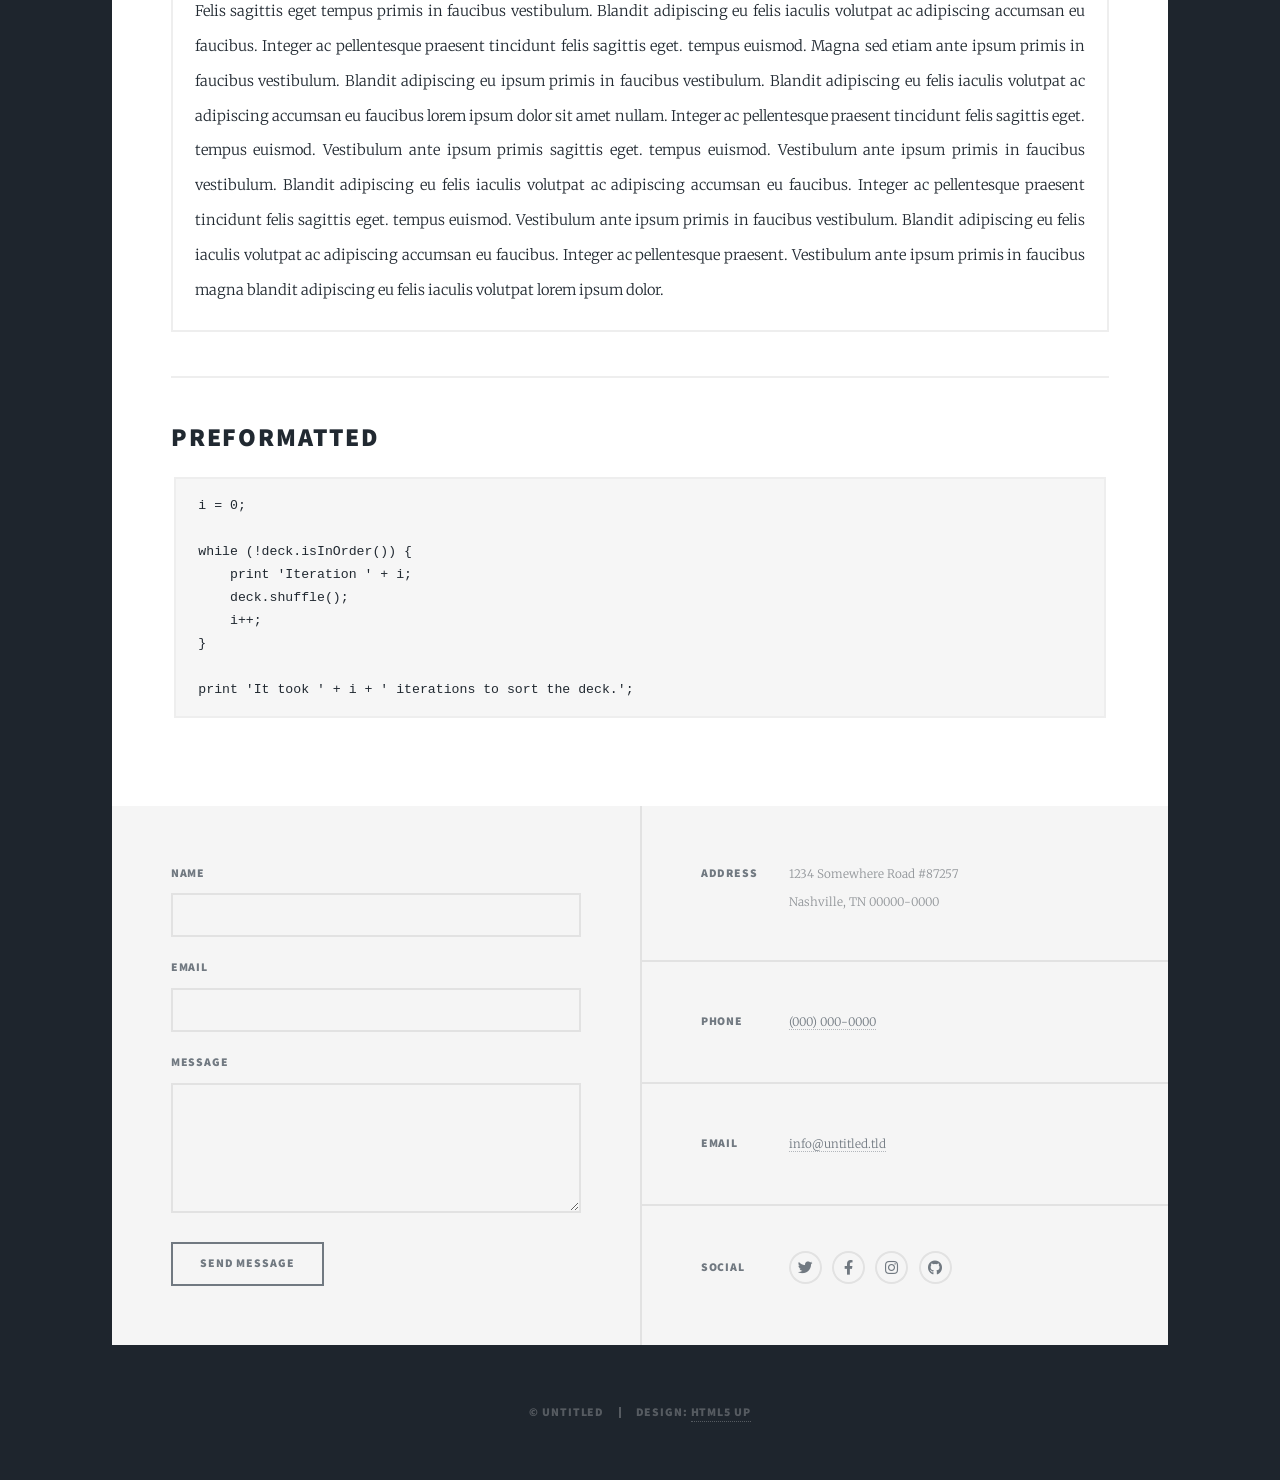
<file: elements.html>
<!DOCTYPE HTML>
<!--
	Massively by HTML5 UP
	html5up.net | @ajlkn
	Free for personal and commercial use under the CCA 3.0 license (html5up.net/license)
-->
<html>
	<head>
		<title>Elements Reference - Massively by HTML5 UP</title>
		<meta charset="utf-8" />
		<meta name="viewport" content="width=device-width, initial-scale=1, user-scalable=no" />
		<link rel="stylesheet" href="assets/css/main.css" />
		<noscript><link rel="stylesheet" href="assets/css/noscript.css" /></noscript>
	</head>
	<body class="is-preload">

		<!-- Wrapper -->
			<div id="wrapper">

				<!-- Header -->
					<header id="header">
						<a href="index.html" class="logo">Aragya Goyal</a>
					</header>

				<!-- Nav -->
					<nav id="nav">
						<ul class="links">
							<li><a href="index.html">All Projects</a></li>
                            <li><a href="resume.html">Resume</a></li>
							<li class="active"><a href="bio.html">bio</a></li>
						</ul>
						<ul class="icons">
							<li><a href="#" class="icon brands fa-twitter"><span class="label">Twitter</span></a></li>
							<li><a href="#" class="icon brands fa-facebook-f"><span class="label">Facebook</span></a></li>
							<li><a href="#" class="icon brands fa-instagram"><span class="label">Instagram</span></a></li>
							<li><a href="#" class="icon brands fa-github"><span class="label">GitHub</span></a></li>
						</ul>
					</nav>

				<!-- Main -->
					<div id="main">

						<!-- Post -->
							<section class="post">
								<header class="major">
									<h1>Elements<br />
									Reference</h1>
								</header>

								<!-- Text stuff -->
									<h2>Text</h2>
									<p>This is <b>bold</b> and this is <strong>strong</strong>. This is <i>italic</i> and this is <em>emphasized</em>.
									This is <sup>superscript</sup> text and this is <sub>subscript</sub> text.
									This is <u>underlined</u> and this is code: <code>for (;;) { ... }</code>.
									Finally, this is a <a href="#">link</a>.</p>
									<hr />
									<h2>Heading Level 2</h2>
									<h3>Heading Level 3</h3>
									<h4>Heading Level 4</h4>
									<h5>Heading Level 5</h5>
									<h6>Heading Level 6</h6>
									<hr />
									<header>
										<h2>Heading with a Subtitle</h2>
										<p>Lorem ipsum dolor sit amet nullam id egestas urna aliquam</p>
									</header>
									<p>Nunc lacinia ante nunc ac lobortis. Interdum adipiscing gravida odio porttitor sem non mi integer non faucibus ornare mi ut ante amet placerat aliquet. Volutpat eu sed ante lacinia sapien lorem accumsan varius montes viverra nibh in adipiscing blandit tempus accumsan.</p>
									<header>
										<h3>Heading with a Subtitle</h3>
										<p>Lorem ipsum dolor sit amet nullam id egestas urna aliquam</p>
									</header>
									<p>Nunc lacinia ante nunc ac lobortis. Interdum adipiscing gravida odio porttitor sem non mi integer non faucibus ornare mi ut ante amet placerat aliquet. Volutpat eu sed ante lacinia sapien lorem accumsan varius montes viverra nibh in adipiscing blandit tempus accumsan.</p>
									<header>
										<h4>Heading with a Subtitle</h4>
										<p>Lorem ipsum dolor sit amet nullam id egestas urna aliquam</p>
									</header>
									<p>Nunc lacinia ante nunc ac lobortis. Interdum adipiscing gravida odio porttitor sem non mi integer non faucibus ornare mi ut ante amet placerat aliquet. Volutpat eu sed ante lacinia sapien lorem accumsan varius montes viverra nibh in adipiscing blandit tempus accumsan.</p>

									<hr />

								<!-- Lists -->
									<h2>Lists</h2>
									<div class="row">
										<div class="col-6 col-12-small">

											<h3>Unordered</h3>
											<ul>
												<li>Dolor pulvinar etiam.</li>
												<li>Sagittis lorem eleifend.</li>
												<li>Felis feugiat dolore viverra.</li>
												<li>Dolor pulvinar etiam.</li>
											</ul>

											<h3>Alternate</h3>
											<ul class="alt">
												<li>Dolor pulvinar etiam etiam.</li>
												<li>Sagittis adipiscing eleifend.</li>
												<li>Felis enim dolore viverra.</li>
												<li>Dolor pulvinar etiam etiam.</li>
											</ul>

										</div>
										<div class="col-6 col-12-small">

											<h3>Ordered</h3>
											<ol>
												<li>Dolor pulvinar etiam.</li>
												<li>Etiam vel felis at viverra.</li>
												<li>Felis enim feugiat magna.</li>
												<li>Etiam vel felis nullam.</li>
												<li>Felis enim et tempus.</li>
											</ol>

											<h3>Icons</h3>
											<ul class="icons">
												<li><a href="#" class="icon brands fa-twitter"><span class="label">Twitter</span></a></li>
												<li><a href="#" class="icon brands fa-facebook-f"><span class="label">Facebook</span></a></li>
												<li><a href="#" class="icon brands fa-instagram"><span class="label">Instagram</span></a></li>
												<li><a href="#" class="icon brands fa-github"><span class="label">Github</span></a></li>
												<li><a href="#" class="icon brands fa-dribbble"><span class="label">Dribbble</span></a></li>
											</ul>
											<ul class="icons alt">
												<li><a href="#" class="icon brands alt fa-twitter"><span class="label">Twitter</span></a></li>
												<li><a href="#" class="icon brands alt fa-facebook-f"><span class="label">Facebook</span></a></li>
												<li><a href="#" class="icon brands alt fa-instagram"><span class="label">Instagram</span></a></li>
												<li><a href="#" class="icon brands alt fa-github"><span class="label">Github</span></a></li>
												<li><a href="#" class="icon brands alt fa-dribbble"><span class="label">Dribbble</span></a></li>
											</ul>

										</div>
									</div>
									<h3>Definition</h3>
									<dl>
										<dt>Item 1</dt>
										<dd>
											<p>Lorem ipsum dolor vestibulum ante ipsum primis in faucibus vestibulum. Blandit adipiscing eu felis iaculis volutpat ac adipiscing accumsan eu faucibus. Integer ac pellentesque praesent.</p>
										</dd>
										<dt>Item 2</dt>
										<dd>
											<p>Lorem ipsum dolor vestibulum ante ipsum primis in faucibus vestibulum. Blandit adipiscing eu felis iaculis volutpat ac adipiscing accumsan eu faucibus. Integer ac pellentesque praesent.</p>
										</dd>
										<dt>Item 3</dt>
										<dd>
											<p>Lorem ipsum dolor vestibulum ante ipsum primis in faucibus vestibulum. Blandit adipiscing eu felis iaculis volutpat ac adipiscing accumsan eu faucibus. Integer ac pellentesque praesent.</p>
										</dd>
									</dl>

									<h3>Actions</h3>
									<ul class="actions">
										<li><a href="#" class="button primary">Primary</a></li>
										<li><a href="#" class="button">Default</a></li>
									</ul>
									<ul class="actions small">
										<li><a href="#" class="button primary small">Small</a></li>
										<li><a href="#" class="button small">Small</a></li>
									</ul>
									<div class="row">
										<div class="col-6 col-12-small">
											<ul class="actions stacked">
												<li><a href="#" class="button primary">Default</a></li>
												<li><a href="#" class="button">Default</a></li>
											</ul>
										</div>
										<div class="col-6 col-12-small">
											<ul class="actions stacked">
												<li><a href="#" class="button primary small">Small</a></li>
												<li><a href="#" class="button small">Small</a></li>
											</ul>
										</div>
									</div>
									<div class="row">
										<div class="col-6 col-12-small">
											<ul class="actions stacked">
												<li><a href="#" class="button primary fit">Default</a></li>
												<li><a href="#" class="button fit">Default</a></li>
											</ul>
										</div>
										<div class="col-6 col-12-small">
											<ul class="actions stacked">
												<li><a href="#" class="button primary small fit">Small</a></li>
												<li><a href="#" class="button small fit">Small</a></li>
											</ul>
										</div>
									</div>

									<hr />

								<!-- Blockquote -->
									<h2>Blockquote</h2>
									<blockquote>Fringilla nisl. Donec accumsan interdum nisi, quis tincidunt felis sagittis eget tempus euismod. Vestibulum ante ipsum primis in faucibus vestibulum. Blandit adipiscing eu felis iaculis volutpat ac adipiscing accumsan faucibus. Vestibulum ante ipsum primis in faucibus vestibulum. Blandit adipiscing eu felis.</blockquote>

									<hr />

								<!-- Table -->
									<h2>Table</h2>

									<h3>Default</h3>
									<div class="table-wrapper">
										<table>
											<thead>
												<tr>
													<th>Name</th>
													<th>Description</th>
													<th>Price</th>
												</tr>
											</thead>
											<tbody>
												<tr>
													<td>Item 1</td>
													<td>Ante turpis integer aliquet porttitor.</td>
													<td>29.99</td>
												</tr>
												<tr>
													<td>Item 2</td>
													<td>Vis ac commodo adipiscing arcu aliquet.</td>
													<td>19.99</td>
												</tr>
												<tr>
													<td>Item 3</td>
													<td> Morbi faucibus arcu accumsan lorem.</td>
													<td>29.99</td>
												</tr>
												<tr>
													<td>Item 4</td>
													<td>Vitae integer tempus condimentum.</td>
													<td>19.99</td>
												</tr>
												<tr>
													<td>Item 5</td>
													<td>Ante turpis integer aliquet porttitor.</td>
													<td>29.99</td>
												</tr>
											</tbody>
											<tfoot>
												<tr>
													<td colspan="2"></td>
													<td>100.00</td>
												</tr>
											</tfoot>
										</table>
									</div>

									<h3>Alternate</h3>
									<div class="table-wrapper">
										<table class="alt">
											<thead>
												<tr>
													<th>Name</th>
													<th>Description</th>
													<th>Price</th>
												</tr>
											</thead>
											<tbody>
												<tr>
													<td>Item 1</td>
													<td>Ante turpis integer aliquet porttitor.</td>
													<td>29.99</td>
												</tr>
												<tr>
													<td>Item 2</td>
													<td>Vis ac commodo adipiscing arcu aliquet.</td>
													<td>19.99</td>
												</tr>
												<tr>
													<td>Item 3</td>
													<td> Morbi faucibus arcu accumsan lorem.</td>
													<td>29.99</td>
												</tr>
												<tr>
													<td>Item 4</td>
													<td>Vitae integer tempus condimentum.</td>
													<td>19.99</td>
												</tr>
												<tr>
													<td>Item 5</td>
													<td>Ante turpis integer aliquet porttitor.</td>
													<td>29.99</td>
												</tr>
											</tbody>
											<tfoot>
												<tr>
													<td colspan="2"></td>
													<td>100.00</td>
												</tr>
											</tfoot>
										</table>
									</div>

									<hr />

								<!-- Buttons -->
									<h2>Buttons</h2>
									<ul class="actions">
										<li><a href="#" class="button primary">Primary</a></li>
										<li><a href="#" class="button">Default</a></li>
									</ul>
									<ul class="actions">
										<li><a href="#" class="button primary large">Large</a></li>
										<li><a href="#" class="button">Default</a></li>
										<li><a href="#" class="button small">Small</a></li>
									</ul>
									<ul class="actions fit">
										<li><a href="#" class="button primary fit">Fit</a></li>
										<li><a href="#" class="button fit">Fit</a></li>
									</ul>
									<ul class="actions fit small">
										<li><a href="#" class="button primary fit small">Fit + Small</a></li>
										<li><a href="#" class="button fit small">Fit + Small</a></li>
									</ul>
									<ul class="actions">
										<li><a href="#" class="button primary icon solid fa-search">Icon</a></li>
										<li><a href="#" class="button icon solid fa-download">Icon</a></li>
									</ul>
									<ul class="actions">
										<li><span class="button primary disabled">Primary</span></li>
										<li><span class="button disabled">Default</span></li>
									</ul>

									<hr />

								<!-- Form -->
									<h2>Form</h2>

									<form method="post" action="#">
										<div class="row gtr-uniform">
											<div class="col-6 col-12-xsmall">
												<input type="text" name="demo-name" id="demo-name" value="" placeholder="Name" />
											</div>
											<div class="col-6 col-12-xsmall">
												<input type="email" name="demo-email" id="demo-email" value="" placeholder="Email" />
											</div>
											<!-- Break -->
											<div class="col-12">
												<select name="demo-category" id="demo-category">
													<option value="">- Category -</option>
													<option value="1">Manufacturing</option>
													<option value="1">Shipping</option>
													<option value="1">Administration</option>
													<option value="1">Human Resources</option>
												</select>
											</div>
											<!-- Break -->
											<div class="col-4 col-12-small">
												<input type="radio" id="demo-priority-low" name="demo-priority" checked>
												<label for="demo-priority-low">Low</label>
											</div>
											<div class="col-4 col-12-small">
												<input type="radio" id="demo-priority-normal" name="demo-priority">
												<label for="demo-priority-normal">Normal</label>
											</div>
											<div class="col-4 col-12-small">
												<input type="radio" id="demo-priority-high" name="demo-priority">
												<label for="demo-priority-high">High</label>
											</div>
											<!-- Break -->
											<div class="col-6 col-12-small">
												<input type="checkbox" id="demo-copy" name="demo-copy">
												<label for="demo-copy">Email me a copy</label>
											</div>
											<div class="col-6 col-12-small">
												<input type="checkbox" id="demo-human" name="demo-human" checked>
												<label for="demo-human">I am a human</label>
											</div>
											<!-- Break -->
											<div class="col-12">
												<textarea name="demo-message" id="demo-message" placeholder="Enter your message" rows="6"></textarea>
											</div>
											<!-- Break -->
											<div class="col-12">
												<ul class="actions">
													<li><input type="submit" value="Send Message" class="primary" /></li>
													<li><input type="reset" value="Reset" /></li>
												</ul>
											</div>
										</div>
									</form>

									<hr />

								<!-- Image -->
									<h2>Image</h2>

									<h3>Fit</h3>
									<span class="image fit"><img src="images/pic01.jpg" alt="" /></span>
									<div class="box alt">
										<div class="row gtr-50 gtr-uniform">
											<div class="col-4"><span class="image fit"><img src="images/pic02.jpg" alt="" /></span></div>
											<div class="col-4"><span class="image fit"><img src="images/pic03.jpg" alt="" /></span></div>
											<div class="col-4"><span class="image fit"><img src="images/pic04.jpg" alt="" /></span></div>
											<!-- Break -->
											<div class="col-4"><span class="image fit"><img src="images/pic04.jpg" alt="" /></span></div>
											<div class="col-4"><span class="image fit"><img src="images/pic02.jpg" alt="" /></span></div>
											<div class="col-4"><span class="image fit"><img src="images/pic03.jpg" alt="" /></span></div>
											<!-- Break -->
											<div class="col-4"><span class="image fit"><img src="images/pic03.jpg" alt="" /></span></div>
											<div class="col-4"><span class="image fit"><img src="images/pic04.jpg" alt="" /></span></div>
											<div class="col-4"><span class="image fit"><img src="images/pic02.jpg" alt="" /></span></div>
										</div>
									</div>

									<h3>Left &amp; Right</h3>
									<p><span class="image left"><img src="images/pic08.jpg" alt="" /></span>Lorem ipsum dolor sit accumsan interdum nisi, quis tincidunt felis sagittis eget. tempus euismod. Vestibulum ante ipsum primis in faucibus vestibulum. Blandit adipiscing eu felis iaculis volutpat ac adipiscing accumsan eu faucibus. Integer ac pellentesque praesent tincidunt felis sagittis eget. tempus euismod. Vestibulum ante ipsum primis sagittis eget. tempus euismod. Vestibulum ante ipsum primis in faucibus vestibulum. Blandit adipiscing eu felis iaculis volutpat ac adipiscing accumsan eu faucibus. Integer ac pellentesque praesent tincidunt felis sagittis eget. tempus euismod. Vestibulum ante ipsum primis in faucibus vestibulum. Blandit adipiscing eu felis iaculis volutpat ac adipiscing accumsan eu faucibus. Integer ac pellentesque praesent. Vestibulum ante ipsum primis in faucibus magna blandit adipiscing eu felis iaculis.</p>
									<p><span class="image right"><img src="images/pic09.jpg" alt="" /></span>Lorem ipsum dolor sit accumsan interdum nisi, quis tincidunt felis sagittis eget. tempus euismod. Vestibulum ante ipsum primis in faucibus vestibulum. Blandit adipiscing eu felis iaculis volutpat ac adipiscing accumsan eu faucibus. Integer ac pellentesque praesent tincidunt felis sagittis eget. tempus euismod. Vestibulum ante ipsum primis sagittis eget. tempus euismod. Vestibulum ante ipsum primis in faucibus vestibulum. Blandit adipiscing eu felis iaculis volutpat ac adipiscing accumsan eu faucibus. Integer ac pellentesque praesent tincidunt felis sagittis eget. tempus euismod. Vestibulum ante ipsum primis in faucibus vestibulum. Blandit adipiscing eu felis iaculis volutpat ac adipiscing accumsan eu faucibus. Integer ac pellentesque praesent. Vestibulum ante ipsum primis in faucibus magna blandit adipiscing eu felis iaculis.</p>

									<hr />

								<!-- Box -->
									<h2>Box</h2>
									<div class="box">
										<p>Felis sagittis eget tempus primis in faucibus vestibulum. Blandit adipiscing eu felis iaculis volutpat ac adipiscing accumsan eu faucibus. Integer ac pellentesque praesent tincidunt felis sagittis eget. tempus euismod. Magna sed etiam ante ipsum primis in faucibus vestibulum. Blandit adipiscing eu ipsum primis in faucibus vestibulum. Blandit adipiscing eu felis iaculis volutpat ac adipiscing accumsan eu faucibus lorem ipsum dolor sit amet nullam. Integer ac pellentesque praesent tincidunt felis sagittis eget. tempus euismod. Vestibulum ante ipsum primis sagittis eget. tempus euismod. Vestibulum ante ipsum primis in faucibus vestibulum. Blandit adipiscing eu felis iaculis volutpat ac adipiscing accumsan eu faucibus. Integer ac pellentesque praesent tincidunt felis sagittis eget. tempus euismod. Vestibulum ante ipsum primis in faucibus vestibulum. Blandit adipiscing eu felis iaculis volutpat ac adipiscing accumsan eu faucibus. Integer ac pellentesque praesent. Vestibulum ante ipsum primis in faucibus magna blandit adipiscing eu felis iaculis volutpat lorem ipsum dolor.</p>
									</div>

									<hr />

								<!-- Preformatted Code -->
									<h2>Preformatted</h2>
									<pre><code>i = 0;

while (!deck.isInOrder()) {
    print 'Iteration ' + i;
    deck.shuffle();
    i++;
}

print 'It took ' + i + ' iterations to sort the deck.';
</code></pre>

							</section>

					</div>

				<!-- Footer -->
					<footer id="footer">
						<section>
							<form method="post" action="#">
								<div class="fields">
									<div class="field">
										<label for="name">Name</label>
										<input type="text" name="name" id="name" />
									</div>
									<div class="field">
										<label for="email">Email</label>
										<input type="text" name="email" id="email" />
									</div>
									<div class="field">
										<label for="message">Message</label>
										<textarea name="message" id="message" rows="3"></textarea>
									</div>
								</div>
								<ul class="actions">
									<li><input type="submit" value="Send Message" /></li>
								</ul>
							</form>
						</section>
						<section class="split contact">
							<section class="alt">
								<h3>Address</h3>
								<p>1234 Somewhere Road #87257<br />
								Nashville, TN 00000-0000</p>
							</section>
							<section>
								<h3>Phone</h3>
								<p><a href="#">(000) 000-0000</a></p>
							</section>
							<section>
								<h3>Email</h3>
								<p><a href="#">info@untitled.tld</a></p>
							</section>
							<section>
								<h3>Social</h3>
								<ul class="icons alt">
									<li><a href="#" class="icon brands alt fa-twitter"><span class="label">Twitter</span></a></li>
									<li><a href="#" class="icon brands alt fa-facebook-f"><span class="label">Facebook</span></a></li>
									<li><a href="#" class="icon brands alt fa-instagram"><span class="label">Instagram</span></a></li>
									<li><a href="#" class="icon brands alt fa-github"><span class="label">GitHub</span></a></li>
								</ul>
							</section>
						</section>
					</footer>

				<!-- Copyright -->
					<div id="copyright">
						<ul><li>&copy; Untitled</li><li>Design: <a href="https://html5up.net">HTML5 UP</a></li></ul>
					</div>

			</div>

		<!-- Scripts -->
			<script src="assets/js/jquery.min.js"></script>
			<script src="assets/js/jquery.scrollex.min.js"></script>
			<script src="assets/js/jquery.scrolly.min.js"></script>
			<script src="assets/js/browser.min.js"></script>
			<script src="assets/js/breakpoints.min.js"></script>
			<script src="assets/js/util.js"></script>
			<script src="assets/js/main.js"></script>

	</body>
</html>
</file>
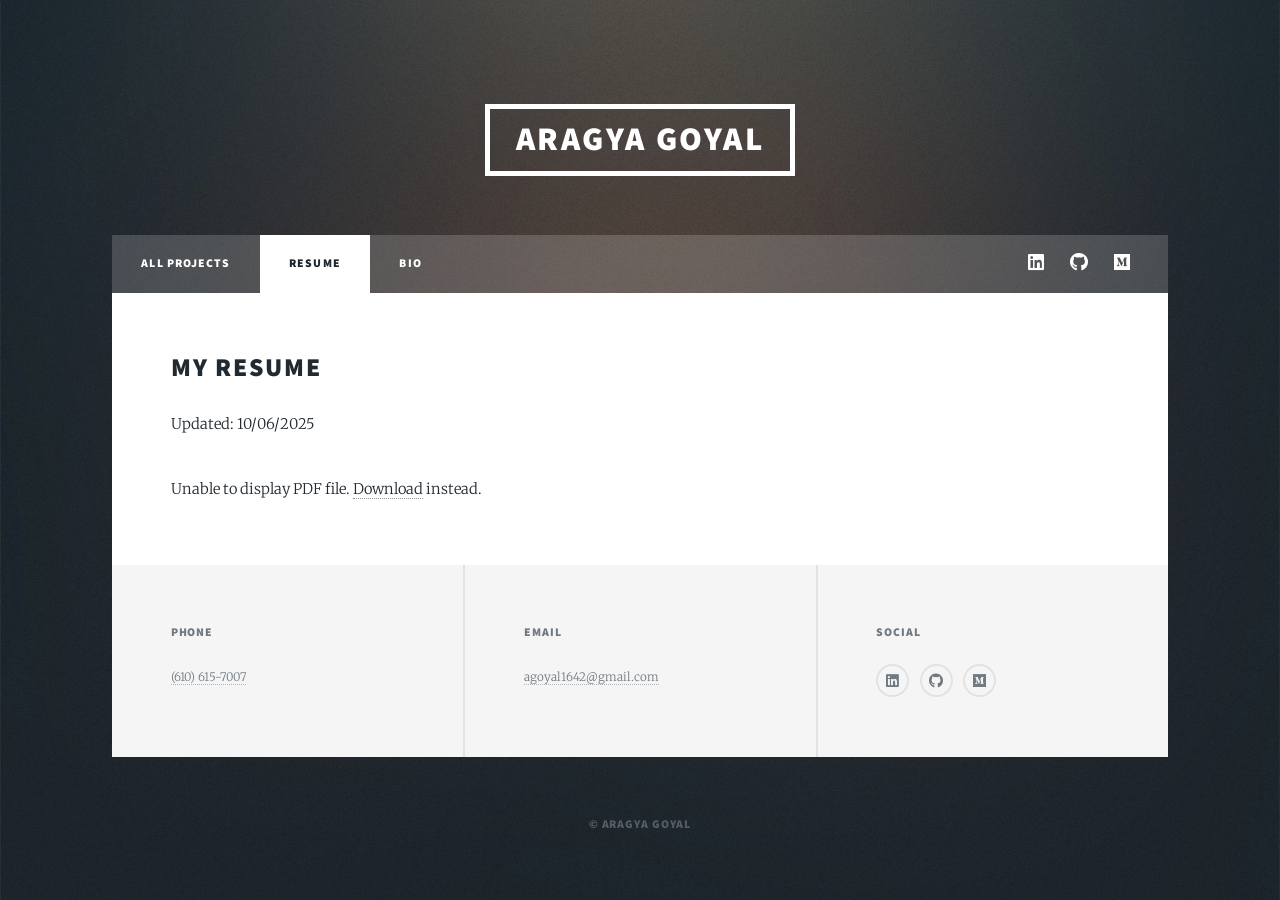
<file: resume.html>
<!DOCTYPE HTML>

<html>
	<head>
		<title>Aragya's Resume</title>
		<meta charset="utf-8" />
		<meta name="viewport" content="width=device-width, initial-scale=1, user-scalable=yes" />
		<link rel="icon" type="image/png" href="images/goyal_logo.png" />
		<link rel="stylesheet" href="assets/css/main.css" />
		<noscript><link rel="stylesheet" href="assets/css/noscript.css" /></noscript>
	</head>
	<body class="is-preload">

		<!-- Wrapper -->
			<div id="wrapper">

				<!-- Header -->
					<header id="header">
						<a href="bio.html" class="logo">Aragya Goyal</a>
					</header>

				<!-- Nav -->
					<nav id="nav">
						<ul class="links">
							<li><a href="index.html">All Projects</a></li>
                            <li class="active"><a href="resume.html">Resume</a></li>
							<li><a href="bio.html">Bio</a></li>
						</ul>
						<ul class="icons">
							<li><a href="https://www.linkedin.com/in/aragya-goyal/" target="_blank" rel="noopener noreferrer" class="icon brands fa-linkedin"><span class="label">Linkedin</span></a></li>
							<li><a href="https://github.com/Aragya1642" target="_blank" rel="noopener noreferrer" class="icon brands fa-github"><span class="label">GitHub</span></a></li>
							<li><a href="https://medium.com/@agoyal1642" target="_blank" rel="noopener noreferrer" class="icon brands fa-medium"><span class="label">Medium</span></a></li>
						</ul>
					</nav>

				<!-- Main -->
					<div id="main">
                        
                        <section>
						<body>
                            <h2>My Resume</h2>
                            <p>Updated: 10/06/2025</p>
                            <object data="files/main.pdf" type="application/pdf" width="100%" height="500px">
                              <p>Unable to display PDF file. <a href="files/main.pdf">Download</a> instead.</p>
                            </object>
                        </body>
                    </section>

					</div>

				<!-- Footer -->
				<footer id="footer">
					<section>
						<h3>Phone</h3>
						<p><a href="#">(610) 615-7007</a></p>
					</section>
					<section>
							<h3>Email</h3>
							<p><a href="#">agoyal1642@gmail.com</a></p>
					</section>	
					<section>	
							<h3>Social</h3>
							<ul class="icons alt">
								<li><a href="https://www.linkedin.com/in/aragya-goyal/" target="_blank" rel="noopener noreferrer" class="icon brands fa-linkedin"><span class="label">Linkedin</span></a></li>
								<li><a href="https://github.com/Aragya1642" target="_blank" rel="noopener noreferrer" class="icon brands fa-github"><span class="label">GitHub</span></a></li>
								<li><a href="https://medium.com/@agoyal1642" target="_blank" rel="noopener noreferrer" class="icon brands fa-medium"><span class="label">Medium</span></a></li>
							</ul>
					</section>
				</footer>

			<!-- Copyright -->
			<div id="copyright">
				<ul><li>&copy; Aragya Goyal</li></ul>
			</div>
				

		</div>

		<!-- Scripts -->
			<script src="assets/js/jquery.min.js"></script>
			<script src="assets/js/jquery.scrollex.min.js"></script>
			<script src="assets/js/jquery.scrolly.min.js"></script>
			<script src="assets/js/browser.min.js"></script>
			<script src="assets/js/breakpoints.min.js"></script>
			<script src="assets/js/util.js"></script>
			<script src="assets/js/main.js"></script>
			<script>
			document.querySelectorAll('a[href^="http"]').forEach(a => {
				a.setAttribute('target', '_blank');
				a.setAttribute('rel', 'noopener noreferrer');
			});
			</script>
	</body>
</html>
</file>
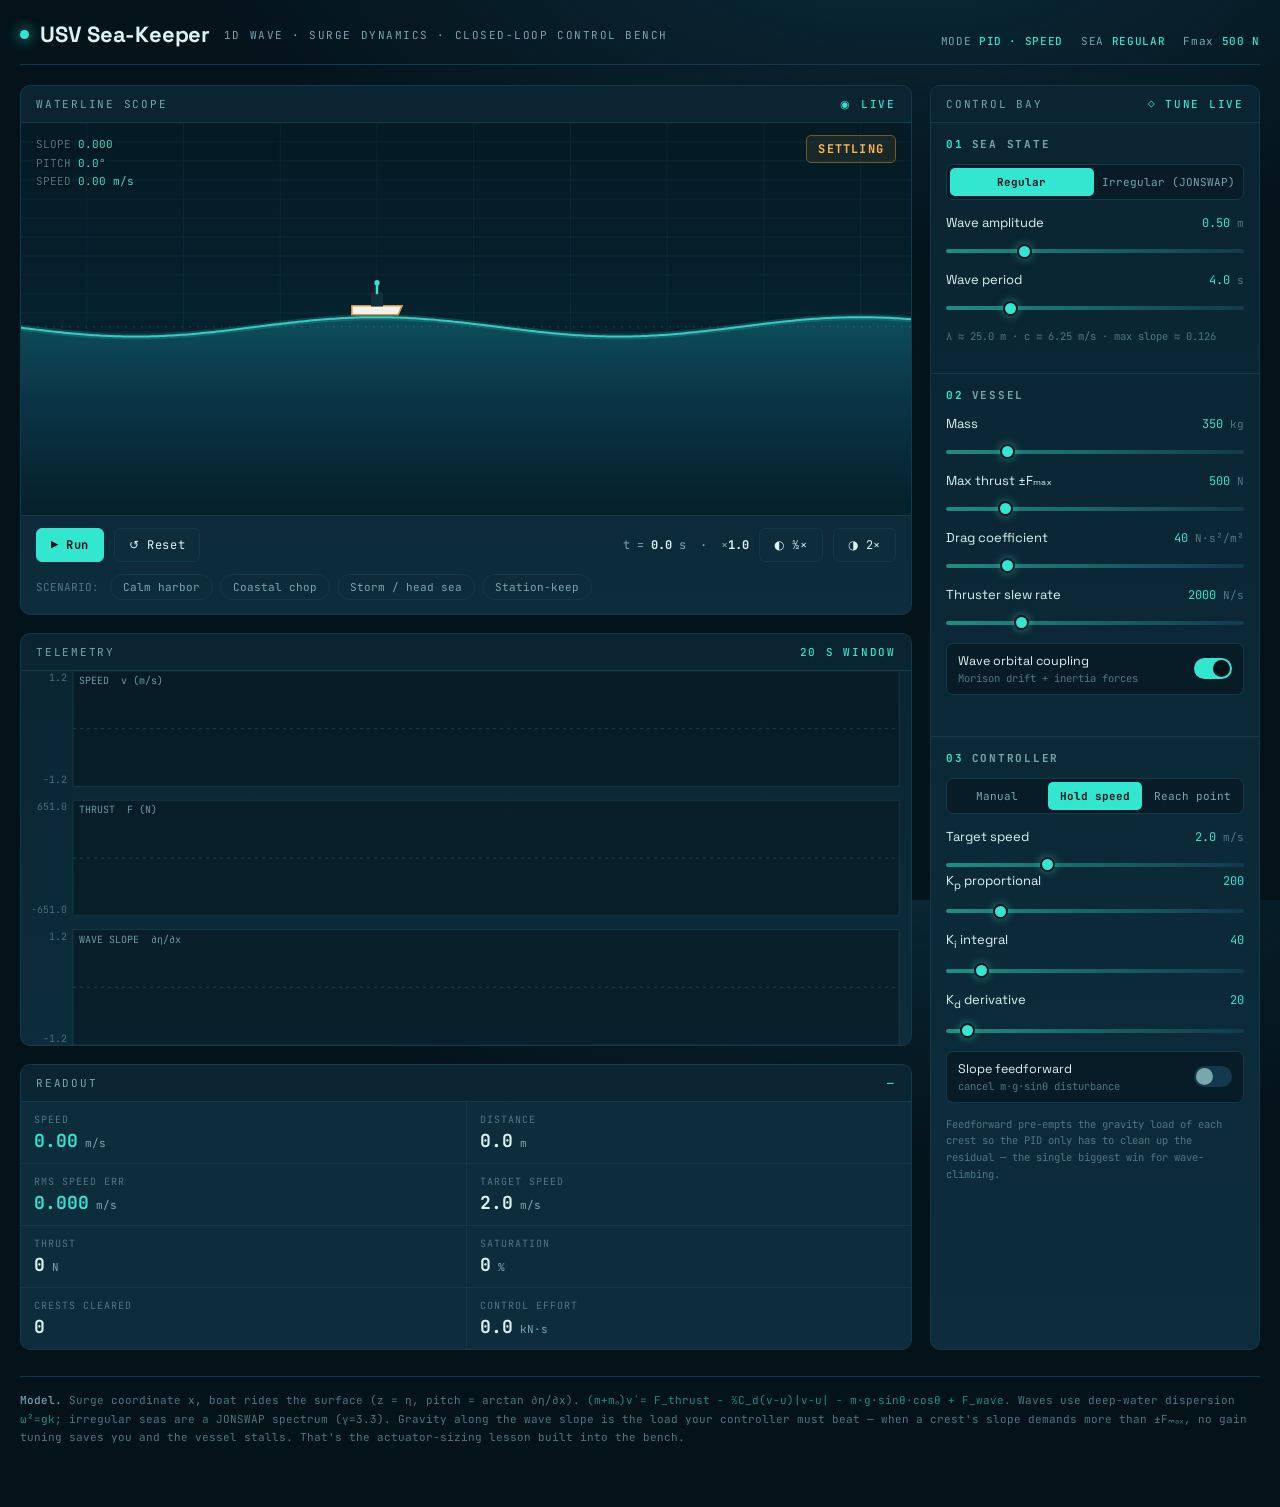
<file: usv_sim.html>
<!DOCTYPE html>
<html lang="en">
<head>
<meta charset="UTF-8">
<meta name="viewport" content="width=device-width, initial-scale=1.0">
<title>USV Sea-Keeper — 1D Wave & Boat Control Modeler</title>
<style>
  @import url('https://fonts.googleapis.com/css2?family=Space+Grotesk:wght@400;500;600;700&family=JetBrains+Mono:wght@400;500;700&display=swap');

  :root{
    --bg:#04121a;
    --bg2:#071c27;
    --panel:#0a2431;
    --panel2:#0d2c3c;
    --line:rgba(87,214,201,0.10);
    --line-strong:rgba(87,214,201,0.22);
    --edge:#123a4c;
    --signal:#33e6cf;      /* phosphor cyan — primary telemetry */
    --signal-dim:#1c8f84;
    --target:#8fb8ff;      /* setpoint / reference */
    --warn:#ffb454;        /* saturation / stall */
    --danger:#ff6b6b;
    --water-a:#0a3547;
    --water-b:#0f5a63;
    --crest:#3fe0d2;
    --hull:#f4f2ea;
    --hull-line:#cf9a4a;
    --txt:#dbf3f2;
    --txt-dim:#7aa6ad;
    --txt-faint:#4f7880;
    --mono:'JetBrains Mono',ui-monospace,'SF Mono',Menlo,monospace;
    --disp:'Space Grotesk',system-ui,sans-serif;
  }

  *{box-sizing:border-box;margin:0;padding:0}
  html,body{height:100%}
  body{
    background:
      radial-gradient(1200px 600px at 70% -10%, #0a2c3a 0%, transparent 60%),
      var(--bg);
    color:var(--txt);
    font-family:var(--disp);
    -webkit-font-smoothing:antialiased;
    overflow-x:hidden;
  }

  .wrap{max-width:1440px;margin:0 auto;padding:20px 20px 60px}

  /* ---- header ---- */
  header{
    display:flex;align-items:flex-end;justify-content:space-between;
    gap:20px;flex-wrap:wrap;
    border-bottom:1px solid var(--edge);
    padding-bottom:16px;margin-bottom:20px;
  }
  .brand{display:flex;align-items:baseline;gap:14px;flex-wrap:wrap}
  .brand h1{
    font-weight:700;font-size:22px;letter-spacing:-0.01em;
    display:flex;align-items:center;gap:11px;
  }
  .brand h1 .dot{
    width:9px;height:9px;border-radius:50%;background:var(--signal);
    box-shadow:0 0 14px var(--signal);animation:pulse 2.4s ease-in-out infinite;
  }
  @keyframes pulse{0%,100%{opacity:1}50%{opacity:.35}}
  .brand .sub{
    font-family:var(--mono);font-size:11px;color:var(--txt-dim);
    letter-spacing:.14em;text-transform:uppercase;
  }
  .status-strip{
    font-family:var(--mono);font-size:11px;color:var(--txt-dim);
    display:flex;gap:18px;flex-wrap:wrap;letter-spacing:.06em;
  }
  .status-strip b{color:var(--signal);font-weight:500}

  /* ---- layout ---- */
  .grid{display:grid;grid-template-columns:1fr 330px;gap:18px}
  @media(max-width:960px){.grid{grid-template-columns:1fr}}

  .stack{display:flex;flex-direction:column;gap:18px}

  .card{
    background:linear-gradient(180deg,var(--panel) 0%,var(--panel2) 100%);
    border:1px solid var(--edge);border-radius:10px;overflow:hidden;
  }
  .card-hd{
    display:flex;align-items:center;justify-content:space-between;
    padding:11px 15px;border-bottom:1px solid var(--edge);
    font-family:var(--mono);font-size:11px;letter-spacing:.16em;
    text-transform:uppercase;color:var(--txt-dim);
  }
  .card-hd .tag{color:var(--signal);font-weight:500}

  /* ---- scope ---- */
  .scope-wrap{position:relative;background:#03101800}
  #scope{display:block;width:100%;height:auto;background:
    linear-gradient(180deg,#041a24 0%,#05222e 55%,#052029 100%);}
  .scope-overlay{
    position:absolute;top:12px;left:15px;pointer-events:none;
    font-family:var(--mono);font-size:11px;line-height:1.7;
    color:var(--txt-dim);text-shadow:0 1px 3px #000;
  }
  .scope-overlay .k{color:var(--txt-faint)}
  .scope-overlay .v{color:var(--signal)}
  .verdict{
    position:absolute;top:12px;right:15px;pointer-events:none;
    font-family:var(--mono);font-size:12px;font-weight:700;
    letter-spacing:.1em;text-transform:uppercase;padding:5px 11px;
    border-radius:5px;border:1px solid;text-shadow:none;
  }
  .verdict.ok{color:var(--signal);border-color:var(--signal-dim);background:rgba(51,230,207,.08)}
  .verdict.warn{color:var(--warn);border-color:#7a5620;background:rgba(255,180,84,.08)}
  .verdict.bad{color:var(--danger);border-color:#7a2a2a;background:rgba(255,107,107,.08)}

  /* ---- transport ---- */
  .transport{
    display:flex;align-items:center;gap:10px;flex-wrap:wrap;
    padding:12px 15px;border-top:1px solid var(--edge);
  }
  button.ctrl{
    font-family:var(--mono);font-size:12px;letter-spacing:.05em;
    background:var(--panel2);color:var(--txt);border:1px solid var(--edge);
    padding:8px 14px;border-radius:6px;cursor:pointer;transition:.12s;
    display:inline-flex;align-items:center;gap:7px;
  }
  button.ctrl:hover{border-color:var(--signal-dim);color:var(--signal)}
  button.ctrl.primary{background:var(--signal);color:#04121a;border-color:var(--signal);font-weight:700}
  button.ctrl.primary:hover{filter:brightness(1.1)}
  button.ctrl:focus-visible{outline:2px solid var(--signal);outline-offset:2px}
  .transport .spacer{flex:1}
  .transport .sim-t{font-family:var(--mono);font-size:12px;color:var(--txt-dim)}
  .transport .sim-t b{color:var(--txt)}

  .presets{display:flex;gap:7px;flex-wrap:wrap;padding:0 15px 14px}
  .preset{
    font-family:var(--mono);font-size:11px;color:var(--txt-dim);
    background:transparent;border:1px solid var(--edge);border-radius:20px;
    padding:5px 12px;cursor:pointer;transition:.12s;
  }
  .preset:hover{border-color:var(--signal-dim);color:var(--signal)}

  /* ---- telemetry ---- */
  #telemetry{display:block;width:100%;height:auto}

  /* ---- control bay ---- */
  .bay{display:flex;flex-direction:column;gap:14px}
  .section{padding:14px 15px}
  .section + .section{border-top:1px solid var(--edge)}
  .section h3{
    font-family:var(--mono);font-size:11px;letter-spacing:.16em;
    text-transform:uppercase;color:var(--txt-dim);margin-bottom:13px;
    display:flex;align-items:center;gap:8px;
  }
  .section h3 .idx{color:var(--signal);font-weight:700}

  .seg{display:flex;background:var(--bg2);border:1px solid var(--edge);border-radius:7px;padding:3px;gap:3px;margin-bottom:14px}
  .seg button{
    flex:1;font-family:var(--mono);font-size:11px;color:var(--txt-dim);
    background:transparent;border:none;padding:7px 4px;border-radius:5px;cursor:pointer;transition:.12s;
  }
  .seg button.active{background:var(--signal);color:#04121a;font-weight:700}
  .seg button:not(.active):hover{color:var(--signal)}

  .field{margin-bottom:13px}
  .field:last-child{margin-bottom:0}
  .field .row{display:flex;justify-content:space-between;align-items:baseline;margin-bottom:6px}
  .field label{font-size:13px;color:var(--txt)}
  .field .val{font-family:var(--mono);font-size:12px;color:var(--signal)}
  .field .unit{color:var(--txt-faint);font-size:11px}

  input[type=range]{
    -webkit-appearance:none;appearance:none;width:100%;height:4px;border-radius:3px;
    background:linear-gradient(90deg,var(--signal-dim),var(--edge));outline:none;cursor:pointer;
  }
  input[type=range]::-webkit-slider-thumb{
    -webkit-appearance:none;width:15px;height:15px;border-radius:50%;
    background:var(--signal);border:2px solid #04121a;box-shadow:0 0 8px rgba(51,230,207,.5);cursor:pointer;
  }
  input[type=range]::-moz-range-thumb{
    width:15px;height:15px;border-radius:50%;background:var(--signal);
    border:2px solid #04121a;cursor:pointer;
  }
  input[type=range]:focus-visible{outline:2px solid var(--signal);outline-offset:4px}
  .hidden{display:none}

  .toggle{display:flex;align-items:center;justify-content:space-between;gap:10px;
    padding:9px 11px;background:var(--bg2);border:1px solid var(--edge);border-radius:7px;margin-bottom:13px;cursor:pointer}
  .toggle .t-txt{font-size:12.5px}
  .toggle .t-txt small{display:block;color:var(--txt-faint);font-size:10.5px;font-family:var(--mono);margin-top:2px}
  .switch{width:38px;height:21px;border-radius:12px;background:var(--edge);position:relative;transition:.16s;flex-shrink:0}
  .switch::after{content:'';position:absolute;top:2px;left:2px;width:17px;height:17px;border-radius:50%;background:var(--txt-dim);transition:.16s}
  .toggle.on .switch{background:var(--signal)}
  .toggle.on .switch::after{left:19px;background:#04121a}

  .note{font-family:var(--mono);font-size:10.5px;color:var(--txt-faint);line-height:1.6;margin-top:4px}

  /* ---- metrics ---- */
  .metrics{display:grid;grid-template-columns:1fr 1fr;gap:1px;background:var(--edge)}
  .metric{background:var(--panel2);padding:11px 13px}
  .metric .m-k{font-family:var(--mono);font-size:10px;letter-spacing:.1em;text-transform:uppercase;color:var(--txt-faint)}
  .metric .m-v{font-family:var(--mono);font-size:18px;font-weight:700;color:var(--txt);margin-top:3px}
  .metric .m-v small{font-size:11px;font-weight:400;color:var(--txt-dim)}
  .metric.hl .m-v{color:var(--signal)}
  .metric.warn .m-v{color:var(--warn)}

  footer{margin-top:26px;font-family:var(--mono);font-size:11px;color:var(--txt-faint);line-height:1.7;
    border-top:1px solid var(--edge);padding-top:14px}
  footer b{color:var(--txt-dim);font-weight:500}
  .eq{color:var(--signal-dim)}
</style>
</head>
<body>
<div class="wrap">
  <header>
    <div class="brand">
      <h1><span class="dot"></span>USV Sea-Keeper</h1>
      <span class="sub">1D wave · surge dynamics · closed-loop control bench</span>
    </div>
    <div class="status-strip">
      <span>MODE <b id="st-mode">PID · SPEED</b></span>
      <span>SEA <b id="st-sea">REGULAR</b></span>
      <span>Fmax <b id="st-fmax">500 N</b></span>
    </div>
  </header>

  <div class="grid">
    <!-- LEFT: scope + telemetry -->
    <div class="stack">
      <div class="card">
        <div class="card-hd"><span>Waterline Scope</span><span class="tag" id="scope-tag">◉ LIVE</span></div>
        <div class="scope-wrap">
          <canvas id="scope" width="1000" height="440"></canvas>
          <div class="scope-overlay">
            <div><span class="k">SLOPE </span><span class="v" id="ov-slope">0.00</span></div>
            <div><span class="k">PITCH </span><span class="v" id="ov-pitch">0.0°</span></div>
            <div><span class="k">SPEED </span><span class="v" id="ov-speed">0.00 m/s</span></div>
          </div>
          <div class="verdict ok" id="verdict">HOLDING</div>
        </div>
        <div class="transport">
          <button class="ctrl primary" id="btn-play">▶ Run</button>
          <button class="ctrl" id="btn-reset">↺ Reset</button>
          <div class="spacer"></div>
          <span class="sim-t">t = <b id="sim-time">0.0</b> s &nbsp;·&nbsp; ×<b id="sim-speed">1.0</b></span>
          <button class="ctrl" id="btn-slow">◐ ½×</button>
          <button class="ctrl" id="btn-fast">◑ 2×</button>
        </div>
        <div class="presets">
          <span style="font-family:var(--mono);font-size:11px;color:var(--txt-faint);align-self:center;margin-right:4px">SCENARIO:</span>
          <button class="preset" data-preset="harbor">Calm harbor</button>
          <button class="preset" data-preset="chop">Coastal chop</button>
          <button class="preset" data-preset="storm">Storm / head sea</button>
          <button class="preset" data-preset="station">Station-keep</button>
        </div>
      </div>

      <div class="card">
        <div class="card-hd"><span>Telemetry</span><span class="tag">20 s window</span></div>
        <canvas id="telemetry" width="1000" height="420"></canvas>
      </div>

      <div class="card">
        <div class="card-hd"><span>Readout</span><span class="tag" id="rd-tag">—</span></div>
        <div class="metrics" id="metrics"></div>
      </div>
    </div>

    <!-- RIGHT: control bay -->
    <div class="card bay-card">
      <div class="card-hd"><span>Control Bay</span><span class="tag">◇ tune live</span></div>
      <div class="bay">

        <!-- SEA STATE -->
        <div class="section">
          <h3><span class="idx">01</span> Sea state</h3>
          <div class="seg" id="seg-sea">
            <button data-sea="regular" class="active">Regular</button>
            <button data-sea="irregular">Irregular (JONSWAP)</button>
          </div>

          <div id="sea-regular">
            <div class="field">
              <div class="row"><label>Wave amplitude</label><span class="val"><span id="v-amp">0.50</span> <span class="unit">m</span></span></div>
              <input type="range" id="amp" min="0" max="2" step="0.05" value="0.5">
            </div>
            <div class="field">
              <div class="row"><label>Wave period</label><span class="val"><span id="v-per">4.0</span> <span class="unit">s</span></span></div>
              <input type="range" id="per" min="2" max="12" step="0.1" value="4">
            </div>
            <p class="note" id="reg-derived">λ ≈ 25.0 m · c ≈ 6.24 m/s · max slope ≈ 0.126</p>
          </div>

          <div id="sea-irregular" class="hidden">
            <div class="field">
              <div class="row"><label>Significant height Hₛ</label><span class="val"><span id="v-hs">1.20</span> <span class="unit">m</span></span></div>
              <input type="range" id="hs" min="0.2" max="5" step="0.1" value="1.2">
            </div>
            <div class="field">
              <div class="row"><label>Peak period Tₚ</label><span class="val"><span id="v-tp">6.0</span> <span class="unit">s</span></span></div>
              <input type="range" id="tp" min="3" max="15" step="0.2" value="6">
            </div>
            <button class="ctrl" id="btn-reseed" style="width:100%;justify-content:center">⟳ New random sea</button>
          </div>
        </div>

        <!-- VESSEL -->
        <div class="section">
          <h3><span class="idx">02</span> Vessel</h3>
          <div class="field">
            <div class="row"><label>Mass</label><span class="val"><span id="v-mass">350</span> <span class="unit">kg</span></span></div>
            <input type="range" id="mass" min="80" max="1500" step="10" value="350">
          </div>
          <div class="field">
            <div class="row"><label>Max thrust ±Fₘₐₓ</label><span class="val"><span id="v-fmax">500</span> <span class="unit">N</span></span></div>
            <input type="range" id="fmax" min="50" max="2500" step="10" value="500">
          </div>
          <div class="field">
            <div class="row"><label>Drag coefficient</label><span class="val"><span id="v-drag">40</span> <span class="unit">N·s²/m²</span></span></div>
            <input type="range" id="drag" min="2" max="200" step="1" value="40">
          </div>
          <div class="field">
            <div class="row"><label>Thruster slew rate</label><span class="val"><span id="v-slew">2000</span> <span class="unit">N/s</span></span></div>
            <input type="range" id="slew" min="100" max="8000" step="100" value="2000">
          </div>
          <div class="toggle on" id="tg-morison">
            <div class="t-txt">Wave orbital coupling<small>Morison drift + inertia forces</small></div>
            <div class="switch"></div>
          </div>
        </div>

        <!-- CONTROLLER -->
        <div class="section">
          <h3><span class="idx">03</span> Controller</h3>
          <div class="seg" id="seg-mode">
            <button data-mode="manual">Manual</button>
            <button data-mode="speed" class="active">Hold speed</button>
            <button data-mode="position">Reach point</button>
          </div>

          <!-- manual -->
          <div id="ctl-manual" class="hidden">
            <div class="field">
              <div class="row"><label>Thrust command</label><span class="val"><span id="v-manual">0</span> <span class="unit">%</span></span></div>
              <input type="range" id="manual" min="-100" max="100" step="1" value="0">
            </div>
            <p class="note">Open loop. You are the controller — drive the slider and watch it stall on the crests.</p>
          </div>

          <!-- speed -->
          <div id="ctl-speed">
            <div class="field">
              <div class="row"><label>Target speed</label><span class="val"><span id="v-vref">2.0</span> <span class="unit">m/s</span></span></div>
              <input type="range" id="vref" min="0" max="6" step="0.1" value="2">
            </div>
          </div>

          <!-- position -->
          <div id="ctl-position" class="hidden">
            <div class="field">
              <div class="row"><label>Target distance</label><span class="val"><span id="v-xref">60</span> <span class="unit">m</span></span></div>
              <input type="range" id="xref" min="10" max="200" step="5" value="60">
            </div>
          </div>

          <!-- PID gains (shared by speed+position) -->
          <div id="pid-gains">
            <div class="field">
              <div class="row"><label>K<sub>p</sub> proportional</label><span class="val" id="v-kp">200</span></div>
              <input type="range" id="kp" min="0" max="1200" step="5" value="200">
            </div>
            <div class="field">
              <div class="row"><label>K<sub>i</sub> integral</label><span class="val" id="v-ki">40</span></div>
              <input type="range" id="ki" min="0" max="400" step="2" value="40">
            </div>
            <div class="field">
              <div class="row"><label>K<sub>d</sub> derivative</label><span class="val" id="v-kd">20</span></div>
              <input type="range" id="kd" min="0" max="400" step="2" value="20">
            </div>
            <div class="toggle" id="tg-ff">
              <div class="t-txt">Slope feedforward<small>cancel m·g·sinθ disturbance</small></div>
              <div class="switch"></div>
            </div>
            <p class="note">Feedforward pre-empts the gravity load of each crest so the PID only has to clean up the residual — the single biggest win for wave-climbing.</p>
          </div>
        </div>

      </div>
    </div>
  </div>

  <footer>
    <b>Model.</b> Surge coordinate x, boat rides the surface (z = η, pitch = arctan ∂η/∂x).
    <span class="eq">(m+mₐ)v̇ = F_thrust − ½C_d(v−u)|v−u| − m·g·sinθ·cosθ + F_wave</span>.
    Waves use deep-water dispersion <span class="eq">ω²=gk</span>; irregular seas are a JONSWAP spectrum (γ=3.3). Gravity along the wave slope is the load your controller must beat — when a crest's slope demands more than ±Fₘₐₓ, no gain tuning saves you and the vessel stalls. That's the actuator-sizing lesson built into the bench.
  </footer>
</div>

<script>
"use strict";
const G = 9.81, RHO = 1025;

/* ======================= STATE ======================= */
const P = {
  sea:'regular',
  amp:0.5, per:4.0,
  hs:1.2, tp:6.0, seed:1,
  mass:350, fmax:500, drag:40, slew:2000, morison:true,
  mode:'speed', manual:0, vref:2.0, xref:60,
  kp:200, ki:40, kd:20, ff:false,
  timeScale:1
};

const S = {
  running:false, t:0,
  x:0, v:0,            // surge position & velocity
  thrust:0,            // actual thrust (after slew)
  integ:0, prevErr:0,  // PID memory
  distance:0, effort:0, // accumulators
  errSq:0, errN:0,
  crests:0, lastSlope:0,
  reached:false, reachedT:0,
  camX:0
};

let comps = []; // irregular wave components {A,w,k,phi}

/* ======================= WAVE FIELD ======================= */
function rng(seed){ // small deterministic PRNG
  let s = seed>>>0 || 1;
  return ()=>{ s=(s*1664525+1013904223)>>>0; return s/4294967296; };
}

function buildIrregular(){
  const N=26, wp=2*Math.PI/P.tp;
  const wmin=0.35*wp, wmax=3.0*wp, dw=(wmax-wmin)/N;
  const rand=rng(P.seed*2654435761);
  const raw=[];
  let m0=0;
  for(let i=0;i<N;i++){
    const w=wmin+(i+0.5)*dw;
    const sig = w<=wp?0.07:0.09;
    const r = Math.exp(-((w-wp)**2)/(2*sig*sig*wp*wp));
    // JONSWAP shape (unnormalised — scaled to Hs below)
    let Sw = (wp**4)/(w**5) * Math.exp(-1.25*(wp/w)**4) * Math.pow(3.3, r);
    raw.push({w,Sw});
    m0 += Sw*dw;
  }
  // scale so 4*sqrt(Σ S dw) == Hs
  const scale = (P.hs*P.hs)/(16*m0); // S_scaled = Sw*scale -> m0_scaled=Hs^2/16
  comps = raw.map(o=>{
    const A = Math.sqrt(2*o.Sw*scale*dw);
    return {A, w:o.w, k:o.w*o.w/G, phi:rand()*2*Math.PI};
  });
}

function elevation(x,t){
  if(P.sea==='regular'){
    const w=2*Math.PI/P.per, k=w*w/G;
    return P.amp*Math.cos(k*x-w*t);
  }
  let e=0; for(const c of comps) e+=c.A*Math.cos(c.k*x-c.w*t+c.phi); return e;
}
function slopeAt(x,t){
  if(P.sea==='regular'){
    const w=2*Math.PI/P.per, k=w*w/G;
    return -P.amp*k*Math.sin(k*x-w*t);
  }
  let s=0; for(const c of comps) s+=-c.A*c.k*Math.sin(c.k*x-c.w*t+c.phi); return s;
}
function orbitalU(x,t){ // horizontal orbital velocity at surface (deep water)
  if(P.sea==='regular'){
    const w=2*Math.PI/P.per, k=w*w/G;
    return P.amp*w*Math.cos(k*x-w*t);
  }
  let u=0; for(const c of comps) u+=c.A*c.w*Math.cos(c.k*x-c.w*t+c.phi); return u;
}
function orbitalUdot(x,t){
  if(P.sea==='regular'){
    const w=2*Math.PI/P.per, k=w*w/G;
    return P.amp*w*w*Math.sin(k*x-w*t);
  }
  let a=0; for(const c of comps) a+=c.A*c.w*c.w*Math.sin(c.k*x-c.w*t+c.phi); return a;
}

/* ======================= CONTROLLER ======================= */
function computeCommand(dt){
  if(P.mode==='manual') return (P.manual/100)*P.fmax;

  const slope=slopeAt(S.x,S.t);
  const theta=Math.atan(slope);
  const gravLoad = P.mass*G*Math.sin(theta)*Math.cos(theta); // horizontal grav component

  let err, dErr;
  if(P.mode==='speed'){
    err = P.vref - S.v;
  } else { // position
    err = P.xref - S.x;
  }

  // integral with conditional anti-windup handled after saturation
  const rawI = S.integ + err*dt;
  dErr = (err - S.prevErr)/Math.max(dt,1e-6);
  S.prevErr = err;

  let u = P.kp*err + P.ki*rawI + P.kd*dErr;
  if(P.ff) u += gravLoad; // feedforward cancels the slope load

  // saturate; only accumulate integral if not pushing further into saturation
  let sat=u;
  if(sat> P.fmax) sat= P.fmax;
  if(sat< -P.fmax) sat=-P.fmax;
  const windup = (u!==sat) && (Math.sign(err)===Math.sign(u));
  if(!windup) S.integ = rawI;

  return sat;
}

/* ======================= DYNAMICS ======================= */
function derivatives(x,v,t){
  const Ca = 0.15;                       // added-mass factor (surge)
  const M  = P.mass*(1+Ca);
  const slope=slopeAt(x,t), theta=Math.atan(slope);
  const gravX = -P.mass*G*Math.sin(theta)*Math.cos(theta);

  let u=0, ud=0;
  if(P.morison){ u=orbitalU(x,t); ud=orbitalUdot(x,t); }
  const vrel = v-u;
  const fDrag = -P.drag*vrel*Math.abs(vrel);
  const fInertia = P.morison ? P.mass*Ca*ud : 0; // Froude–Krylov + added-mass excitation (approx)

  const a = (S.thrust + gravX + fDrag + fInertia)/M;
  return a;
}

function step(dt){
  // command + thruster slew limit
  const cmd = computeCommand(dt);
  const maxStep = P.slew*dt;
  let d = cmd - S.thrust;
  if(d> maxStep) d= maxStep;
  if(d< -maxStep) d=-maxStep;
  S.thrust += d;

  // RK4 on velocity, then position (thrust held constant across sub-step)
  const x=S.x, v=S.v, t=S.t;
  const k1=derivatives(x,             v,               t);
  const k2=derivatives(x+0.5*dt*v,    v+0.5*dt*k1,     t+0.5*dt);
  const k3=derivatives(x+0.5*dt*(v+0.5*dt*k1), v+0.5*dt*k2, t+0.5*dt);
  const k4=derivatives(x+dt*(v+0.5*dt*k2),     v+dt*k3,     t+dt);
  const dv=(dt/6)*(k1+2*k2+2*k3+k4);
  const vMid=v+0.5*dv;
  S.v = v+dv;
  S.x = x+ (v+0.5*dv)*dt;
  S.t = t+dt;

  // accumulators
  S.distance = S.x;
  S.effort += Math.abs(S.thrust)*dt;
  const e = (P.mode==='position')?(P.xref-S.x):(P.vref-S.v);
  if(P.mode!=='manual'){ S.errSq += e*e; S.errN++; }

  // crest counter (slope sign change + → −  ≈ passing a crest going forward)
  const sl=slopeAt(S.x,S.t);
  if(S.lastSlope>0 && sl<=0 && S.v>0.05) S.crests++;
  S.lastSlope=sl;

  // reached target
  if(P.mode==='position' && !S.reached && Math.abs(P.xref-S.x)<0.5 && Math.abs(S.v)<0.15){
    S.reached=true; S.reachedT=S.t;
  }
}

/* ======================= TELEMETRY BUFFERS ======================= */
const WIN=20; // seconds
const buf = { t:[], v:[], vref:[], thr:[], slope:[], err:[] };
function pushBuf(){
  buf.t.push(S.t); buf.v.push(S.v);
  buf.vref.push(P.mode==='speed'?P.vref:(P.mode==='manual'?null:0));
  buf.thr.push(S.thrust); buf.slope.push(slopeAt(S.x,S.t));
  buf.err.push(P.mode==='position'?(P.xref-S.x):null);
  while(buf.t.length && buf.t[0] < S.t-WIN){
    for(const k in buf) buf[k].shift();
  }
}

/* ======================= RENDER: SCOPE ======================= */
const scope=document.getElementById('scope'), sx=scope.getContext('2d');
const tele=document.getElementById('telemetry'), tx=tele.getContext('2d');

function fitCanvas(cv){
  const ratio=window.devicePixelRatio||1;
  const w=cv.clientWidth;
  if(!w) return;
  const targetH = cv===scope ? Math.round(w*0.44) : Math.round(w*0.42);
  cv.width=Math.round(w*ratio); cv.height=Math.round(targetH*ratio);
  cv.style.height=targetH+'px';
  cv.getContext('2d').setTransform(ratio,0,0,ratio,0,0);
}

function drawScope(){
  const W=scope.clientWidth, H=scope.clientHeight;
  sx.clearRect(0,0,W,H);
  const ppm = Math.max(10, Math.min(30, W/46));   // px per metre (horizontal & vertical)
  const boatScreenX = W*0.40;
  const waterY = H*0.52;
  S.camX = S.x;                                   // camera follows boat

  const xw = px => S.camX + (px-boatScreenX)/ppm; // screen→world
  const sxOf = xw => boatScreenX + (xw-S.camX)*ppm;
  const syOf = zw => waterY - zw*ppm;

  // grid
  sx.strokeStyle='rgba(87,214,201,0.07)'; sx.lineWidth=1;
  sx.beginPath();
  const startM=Math.floor(xw(0)/5)*5;
  for(let m=startM; m<xw(W)+5; m+=5){ const p=sxOf(m); sx.moveTo(p,0); sx.lineTo(p,H); }
  for(let gy=0; gy<H; gy+=Math.round(ppm)){ sx.moveTo(0,gy); sx.lineTo(W,gy); }
  sx.stroke();

  // distance ruler
  sx.fillStyle='rgba(122,166,173,0.55)'; sx.font='10px "JetBrains Mono",monospace';
  for(let m=startM; m<xw(W)+5; m+=10){ const p=sxOf(m); if(p>18&&p<W-4) sx.fillText(m+'m',p+3,H-6); }

  // target marker (position mode)
  if(P.mode==='position'){
    const p=sxOf(P.xref);
    sx.strokeStyle='rgba(143,184,255,0.8)'; sx.setLineDash([5,5]); sx.lineWidth=1.5;
    sx.beginPath(); sx.moveTo(p,0); sx.lineTo(p,H); sx.stroke(); sx.setLineDash([]);
    sx.fillStyle='#8fb8ff'; sx.font='11px "JetBrains Mono",monospace';
    sx.fillText('◎ TARGET', p+6, 16);
  }

  // water surface
  const surf=[];
  for(let p=-2;p<=W+2;p+=3){ const w=xw(p); surf.push([p, syOf(elevation(w,S.t))]); }
  const grad=sx.createLinearGradient(0,waterY-P.amp*ppm-40,0,H);
  grad.addColorStop(0,'#0f5a63'); grad.addColorStop(0.5,'#0a3547'); grad.addColorStop(1,'#052029');
  sx.beginPath(); sx.moveTo(-2,H);
  sx.lineTo(surf[0][0],surf[0][1]);
  for(const s of surf) sx.lineTo(s[0],s[1]);
  sx.lineTo(W+2,H); sx.closePath();
  sx.fillStyle=grad; sx.fill();
  // crest line
  sx.beginPath(); sx.moveTo(surf[0][0],surf[0][1]);
  for(const s of surf) sx.lineTo(s[0],s[1]);
  sx.strokeStyle='rgba(63,224,210,0.85)'; sx.lineWidth=2; sx.stroke();
  // subtle glow line under crest
  sx.strokeStyle='rgba(63,224,210,0.18)'; sx.lineWidth=6; sx.stroke();

  // ---- boat ----
  const slope=slopeAt(S.x,S.t), pitch=Math.atan(slope);
  const bz=elevation(S.x,S.t);
  const bx=boatScreenX, by=syOf(bz);
  const L=2.6*ppm, Bh=0.85*ppm; // hull length/height in px

  sx.save(); sx.translate(bx,by); sx.rotate(-pitch);
  // hull (simple planing-hull profile)
  sx.beginPath();
  sx.moveTo(-L/2, -Bh*0.15);
  sx.lineTo(L*0.42, -Bh*0.15);
  sx.lineTo(L*0.5, -Bh*0.7);
  sx.lineTo(-L*0.5, -Bh*0.7);
  sx.closePath();
  sx.fillStyle='#f4f2ea'; sx.fill();
  sx.strokeStyle='#cf9a4a'; sx.lineWidth=1.5; sx.stroke();
  // deck / sensor mast
  sx.fillStyle='#12303c';
  sx.fillRect(-L*0.12,-Bh*1.5,L*0.24,Bh*0.85);
  sx.fillStyle='#33e6cf';
  sx.fillRect(-1.2,-Bh*2.1,2.4,Bh*0.7);
  sx.beginPath(); sx.arc(0,-Bh*2.1,2.6,0,7); sx.fillStyle='#33e6cf'; sx.fill();
  sx.restore();

  // thrust vector (world-horizontal, drawn from stern)
  const thrN=S.thrust, thrPx=(thrN/P.fmax)*L*1.4;
  if(Math.abs(thrPx)>1){
    const sat=Math.abs(S.thrust)>=P.fmax-1;
    sx.strokeStyle=sat?'#ffb454':'#33e6cf'; sx.fillStyle=sx.strokeStyle; sx.lineWidth=3;
    const ay=by-Bh*0.4;
    sx.beginPath(); sx.moveTo(bx,ay); sx.lineTo(bx+thrPx,ay); sx.stroke();
    const dir=Math.sign(thrPx);
    sx.beginPath(); sx.moveTo(bx+thrPx,ay);
    sx.lineTo(bx+thrPx-dir*7,ay-4); sx.lineTo(bx+thrPx-dir*7,ay+4); sx.closePath(); sx.fill();
  }

  // waterline reference (mean sea level)
  sx.strokeStyle='rgba(122,166,173,0.25)'; sx.setLineDash([2,6]); sx.lineWidth=1;
  sx.beginPath(); sx.moveTo(0,waterY); sx.lineTo(W,waterY); sx.stroke(); sx.setLineDash([]);
}

/* ======================= RENDER: TELEMETRY ======================= */
function drawTelemetry(){
  const W=tele.clientWidth, H=tele.clientHeight;
  tx.clearRect(0,0,W,H);
  const padL=52, padR=12, gap=14;
  const nRows=3, rowH=(H-gap*(nRows-1))/nRows;
  const t1 = S.t, t0=Math.max(0,S.t-WIN);
  const XX = t => padL + (t-t0)/(WIN)*(W-padL-padR);

  function panel(idx,label,color,series,unit,fixedRange){
    const top=idx*(rowH+gap);
    // frame
    tx.fillStyle='rgba(5,20,26,0.5)'; tx.fillRect(padL,top,W-padL-padR,rowH);
    tx.strokeStyle='rgba(87,214,201,0.12)'; tx.lineWidth=1; tx.strokeRect(padL,top,W-padL-padR,rowH);
    // range
    let mn=Infinity,mx=-Infinity;
    for(const s of series) for(const val of s.data) if(val!=null){ if(val<mn)mn=val; if(val>mx)mx=val; }
    if(fixedRange){ mn=fixedRange[0]; mx=fixedRange[1]; }
    if(!isFinite(mn)){mn=-1;mx=1;}
    if(mx-mn<1e-6){mx+=1;mn-=1;}
    const padv=(mx-mn)*0.12; mn-=padv; mx+=padv;
    const YY=v=> top+rowH-(v-mn)/(mx-mn)*rowH;
    // zero line
    if(mn<0&&mx>0){ const zy=YY(0); tx.strokeStyle='rgba(122,166,173,0.25)'; tx.setLineDash([3,4]);
      tx.beginPath(); tx.moveTo(padL,zy); tx.lineTo(W-padR,zy); tx.stroke(); tx.setLineDash([]); }
    // label + axis
    tx.fillStyle='rgba(122,166,173,0.9)'; tx.font='10px "JetBrains Mono",monospace';
    tx.fillText(label, padL+6, top+13);
    tx.textAlign='right';
    tx.fillStyle='rgba(79,120,128,0.9)';
    tx.fillText(mx.toFixed(1), padL-6, top+10);
    tx.fillText(mn.toFixed(1), padL-6, top+rowH-3);
    tx.textAlign='left';
    // series
    for(const s of series){
      tx.strokeStyle=s.color; tx.lineWidth=s.w||1.8; if(s.dash)tx.setLineDash(s.dash);else tx.setLineDash([]);
      tx.beginPath(); let started=false;
      for(let i=0;i<buf.t.length;i++){
        const val=s.data[i]; if(val==null){started=false;continue;}
        const px=XX(buf.t[i]), py=YY(val);
        if(!started){tx.moveTo(px,py);started=true;} else tx.lineTo(px,py);
      }
      tx.stroke(); tx.setLineDash([]);
    }
  }

  panel(0,'SPEED  v (m/s)','#33e6cf',[
    {data:buf.vref,color:'#8fb8ff',w:1.4,dash:[5,4]},
    {data:buf.v,color:'#33e6cf',w:2}
  ]);
  panel(1,'THRUST  F (N)','#ffb454',[
    {data:buf.thr,color:'#ffb454',w:2}
  ],'N',[-P.fmax*1.05,P.fmax*1.05]);
  if(P.mode==='position'){
    panel(2,'POSITION ERR (m)','#8fb8ff',[{data:buf.err,color:'#8fb8ff',w:2}]);
  } else {
    panel(2,'WAVE SLOPE  ∂η/∂x','#5ad1ff',[{data:buf.slope,color:'#5ad1ff',w:1.8}]);
  }

  // saturation shading on thrust panel
  const top=1*(rowH+gap);
  tx.fillStyle='rgba(255,180,84,0.06)';
  const satY=top+rowH*0.05; // rough band top
}

/* ======================= METRICS ======================= */
function renderMetrics(){
  const box=document.getElementById('metrics');
  const rms = S.errN? Math.sqrt(S.errSq/S.errN):0;
  const satPct = 100*Math.min(1,Math.abs(S.thrust)/P.fmax);
  const cards=[];
  cards.push(['Speed',S.v.toFixed(2),'m/s','hl']);
  cards.push(['Distance',S.x.toFixed(1),'m','']);
  if(P.mode==='position'){
    cards.push(['Target err',(P.xref-S.x).toFixed(2),'m', Math.abs(P.xref-S.x)<0.5?'hl':'']);
    cards.push(['Arrived', S.reached?('t='+S.reachedT.toFixed(1)+'s'):'—','', S.reached?'hl':'']);
  } else {
    cards.push(['RMS speed err',rms.toFixed(3),'m/s', rms<0.15?'hl':(rms>0.6?'warn':'')]);
    cards.push(['Target speed',(P.mode==='speed'?P.vref.toFixed(1):'—'),'m/s','']);
  }
  cards.push(['Thrust',S.thrust.toFixed(0),'N', Math.abs(S.thrust)>=P.fmax-1?'warn':'']);
  cards.push(['Saturation',satPct.toFixed(0),'%', satPct>=99?'warn':'']);
  cards.push(['Crests cleared',String(S.crests),'','']);
  cards.push(['Control effort',(S.effort/1000).toFixed(1),'kN·s','']);

  box.innerHTML = cards.map(c=>`
    <div class="metric ${c[3]}">
      <div class="m-k">${c[0]}</div>
      <div class="m-v">${c[1]}<small> ${c[2]}</small></div>
    </div>`).join('');
}

/* ======================= VERDICT ======================= */
function updateVerdict(){
  const ov=document.getElementById('verdict');
  const el=id=>document.getElementById(id);
  el('ov-slope').textContent=slopeAt(S.x,S.t).toFixed(3);
  el('ov-pitch').textContent=(Math.atan(slopeAt(S.x,S.t))*180/Math.PI).toFixed(1)+'°';
  el('ov-speed').textContent=S.v.toFixed(2)+' m/s';

  let cls='ok', txt='HOLDING';
  const sat = Math.abs(S.thrust)>=P.fmax-1;
  if(P.mode==='manual'){ cls='warn'; txt='OPEN LOOP'; }
  else if(P.mode==='position'){
    if(S.reached){cls='ok';txt='ARRIVED';}
    else if(sat && S.v<0.05){cls='bad';txt='STALLED';}
    else {cls='warn';txt='TRANSIT';}
  } else { // speed
    const err=Math.abs(P.vref-S.v);
    if(P.vref>0.1 && S.v<0.05 && sat){cls='bad';txt='STALLED — Fmax too low';}
    else if(err<0.2){cls='ok';txt='ON SETPOINT';}
    else if(sat){cls='warn';txt='THRUST SATURATED';}
    else {cls='warn';txt='SETTLING';}
  }
  ov.className='verdict '+cls; ov.textContent=txt;
}

/* ======================= LOOP ======================= */
let lastFrame=0, acc=0;
const DT=0.004; // physics sub-step
function loop(ts){
  requestAnimationFrame(loop);
  if(!lastFrame) lastFrame=ts;
  let frameDt=(ts-lastFrame)/1000; lastFrame=ts;
  if(frameDt>0.05) frameDt=0.05; // clamp tab-switch jumps

  if(S.running){
    acc += frameDt*P.timeScale;
    let guard=0;
    while(acc>=DT && guard<4000){ step(DT); acc-=DT; guard++; }
    pushBuf();
    document.getElementById('sim-time').textContent=S.t.toFixed(1);
  }
  drawScope(); drawTelemetry(); renderMetrics(); updateVerdict();
}

/* ======================= UI WIRING ======================= */
const $=id=>document.getElementById(id);
function bindSlider(id,key,disp,fmt){
  const el=$(id); el.value=P[key];
  el.addEventListener('input',()=>{
    P[key]=parseFloat(el.value);
    if(disp) $(disp).textContent = fmt?fmt(P[key]):P[key];
    onParamChange();
  });
}
function fmtFixed(n){return v=>v.toFixed(n);}

bindSlider('amp','amp','v-amp',fmtFixed(2));
bindSlider('per','per','v-per',fmtFixed(1));
bindSlider('hs','hs','v-hs',fmtFixed(2));
bindSlider('tp','tp','v-tp',fmtFixed(1));
bindSlider('mass','mass','v-mass');
bindSlider('fmax','fmax','v-fmax');
bindSlider('drag','drag','v-drag');
bindSlider('slew','slew','v-slew');
bindSlider('manual','manual','v-manual');
bindSlider('vref','vref','v-vref',fmtFixed(1));
bindSlider('xref','xref','v-xref');
bindSlider('kp','kp','v-kp');
bindSlider('ki','ki','v-ki');
bindSlider('kd','kd','v-kd');

function onParamChange(){
  if(P.sea==='irregular') buildIrregular();
  // derived regular readout
  const w=2*Math.PI/P.per, k=w*w/G, lambda=2*Math.PI/k, c=w/k;
  $('reg-derived').textContent=`λ ≈ ${lambda.toFixed(1)} m · c ≈ ${c.toFixed(2)} m/s · max slope ≈ ${(P.amp*k).toFixed(3)}`;
  // status strip
  $('st-mode').textContent = P.mode==='manual'?'MANUAL':(P.mode==='speed'?'PID · SPEED':'PID · POSITION');
  $('st-sea').textContent = P.sea==='regular'?'REGULAR':'JONSWAP';
  $('st-fmax').textContent = P.fmax+' N';
}

// sea-state toggle
$('seg-sea').querySelectorAll('button').forEach(b=>b.addEventListener('click',()=>{
  $('seg-sea').querySelectorAll('button').forEach(x=>x.classList.remove('active'));
  b.classList.add('active'); P.sea=b.dataset.sea;
  $('sea-regular').classList.toggle('hidden',P.sea!=='regular');
  $('sea-irregular').classList.toggle('hidden',P.sea!=='irregular');
  onParamChange();
}));
$('btn-reseed').addEventListener('click',()=>{P.seed=Math.floor(Math.random()*1e6)+1; buildIrregular();});

// controller mode toggle
$('seg-mode').querySelectorAll('button').forEach(b=>b.addEventListener('click',()=>{
  $('seg-mode').querySelectorAll('button').forEach(x=>x.classList.remove('active'));
  b.classList.add('active'); P.mode=b.dataset.mode;
  $('ctl-manual').classList.toggle('hidden',P.mode!=='manual');
  $('ctl-speed').classList.toggle('hidden',P.mode!=='speed');
  $('ctl-position').classList.toggle('hidden',P.mode!=='position');
  $('pid-gains').classList.toggle('hidden',P.mode==='manual');
  S.integ=0; S.prevErr=0; S.reached=false;
  onParamChange();
}));

// toggles
function bindToggle(id,key){
  const el=$(id);
  el.classList.toggle('on',P[key]);
  el.addEventListener('click',()=>{P[key]=!P[key]; el.classList.toggle('on',P[key]);});
}
bindToggle('tg-morison','morison');
bindToggle('tg-ff','ff');

// transport
$('btn-play').addEventListener('click',()=>{
  S.running=!S.running;
  $('btn-play').textContent=S.running?'❚❚ Pause':'▶ Run';
  $('scope-tag').textContent=S.running?'◉ LIVE':'❚❚ PAUSED';
  lastFrame=0;
});
$('btn-reset').addEventListener('click',resetSim);
$('btn-slow').addEventListener('click',()=>setSpeed(P.timeScale/2));
$('btn-fast').addEventListener('click',()=>setSpeed(P.timeScale*2));
function setSpeed(v){P.timeScale=Math.max(0.25,Math.min(4,v)); $('sim-speed').textContent=P.timeScale.toFixed(2).replace(/0$/,'').replace(/\.$/,'');}

function resetSim(){
  S.t=0;S.x=0;S.v=0;S.thrust=0;S.integ=0;S.prevErr=0;
  S.distance=0;S.effort=0;S.errSq=0;S.errN=0;S.crests=0;S.lastSlope=0;
  S.reached=false;S.reachedT=0;S.camX=0;
  for(const k in buf) buf[k].length=0;
  $('sim-time').textContent='0.0';
}

/* ======================= PRESETS ======================= */
const PRESETS={
  harbor:{sea:'regular',amp:0.25,per:3.5,mass:250,fmax:400,drag:35,slew:2500,
          mode:'speed',vref:2.5,kp:180,ki:35,kd:15,ff:false,morison:true},
  chop:{sea:'irregular',hs:1.2,tp:6,mass:350,fmax:600,drag:45,slew:2000,
        mode:'speed',vref:2.0,kp:260,ki:50,kd:30,ff:true,morison:true},
  storm:{sea:'irregular',hs:3.2,tp:8,mass:600,fmax:1400,drag:70,slew:3000,
         mode:'speed',vref:1.5,kp:420,ki:70,kd:60,ff:true,morison:true},
  station:{sea:'irregular',hs:1.0,tp:5,mass:350,fmax:700,drag:45,slew:2500,
           mode:'position',xref:40,kp:120,ki:8,kd:180,ff:true,morison:true}
};
document.querySelectorAll('.preset').forEach(b=>b.addEventListener('click',()=>{
  const p=PRESETS[b.dataset.preset]; if(!p)return;
  Object.assign(P,p);
  syncAllControls(); resetSim();
  if(!S.running){S.running=true;$('btn-play').textContent='❚❚ Pause';$('scope-tag').textContent='◉ LIVE';lastFrame=0;}
}));

function syncAllControls(){
  // sliders
  const map={amp:'v-amp',per:'v-per',hs:'v-hs',tp:'v-tp',mass:'v-mass',fmax:'v-fmax',
    drag:'v-drag',slew:'v-slew',manual:'v-manual',vref:'v-vref',xref:'v-xref',kp:'v-kp',ki:'v-ki',kd:'v-kd'};
  const dec={amp:2,per:1,hs:2,tp:1,vref:1};
  for(const k in map){ const el=$(k); if(el){el.value=P[k];} 
    const d=$(map[k]); if(d){ d.textContent = dec[k]!=null?P[k].toFixed(dec[k]):P[k]; } }
  // sea seg
  $('seg-sea').querySelectorAll('button').forEach(x=>x.classList.toggle('active',x.dataset.sea===P.sea));
  $('sea-regular').classList.toggle('hidden',P.sea!=='regular');
  $('sea-irregular').classList.toggle('hidden',P.sea!=='irregular');
  // mode seg
  $('seg-mode').querySelectorAll('button').forEach(x=>x.classList.toggle('active',x.dataset.mode===P.mode));
  $('ctl-manual').classList.toggle('hidden',P.mode!=='manual');
  $('ctl-speed').classList.toggle('hidden',P.mode!=='speed');
  $('ctl-position').classList.toggle('hidden',P.mode!=='position');
  $('pid-gains').classList.toggle('hidden',P.mode==='manual');
  // toggles
  $('tg-morison').classList.toggle('on',P.morison);
  $('tg-ff').classList.toggle('on',P.ff);
  onParamChange();
}

/* ======================= INIT ======================= */
function init(){
  fitCanvas(scope); fitCanvas(tele);
  buildIrregular(); onParamChange(); syncAllControls();
  requestAnimationFrame(loop);
}
window.addEventListener('resize',()=>{fitCanvas(scope);fitCanvas(tele);});
init();
</script>
</body>
</html>
</file>
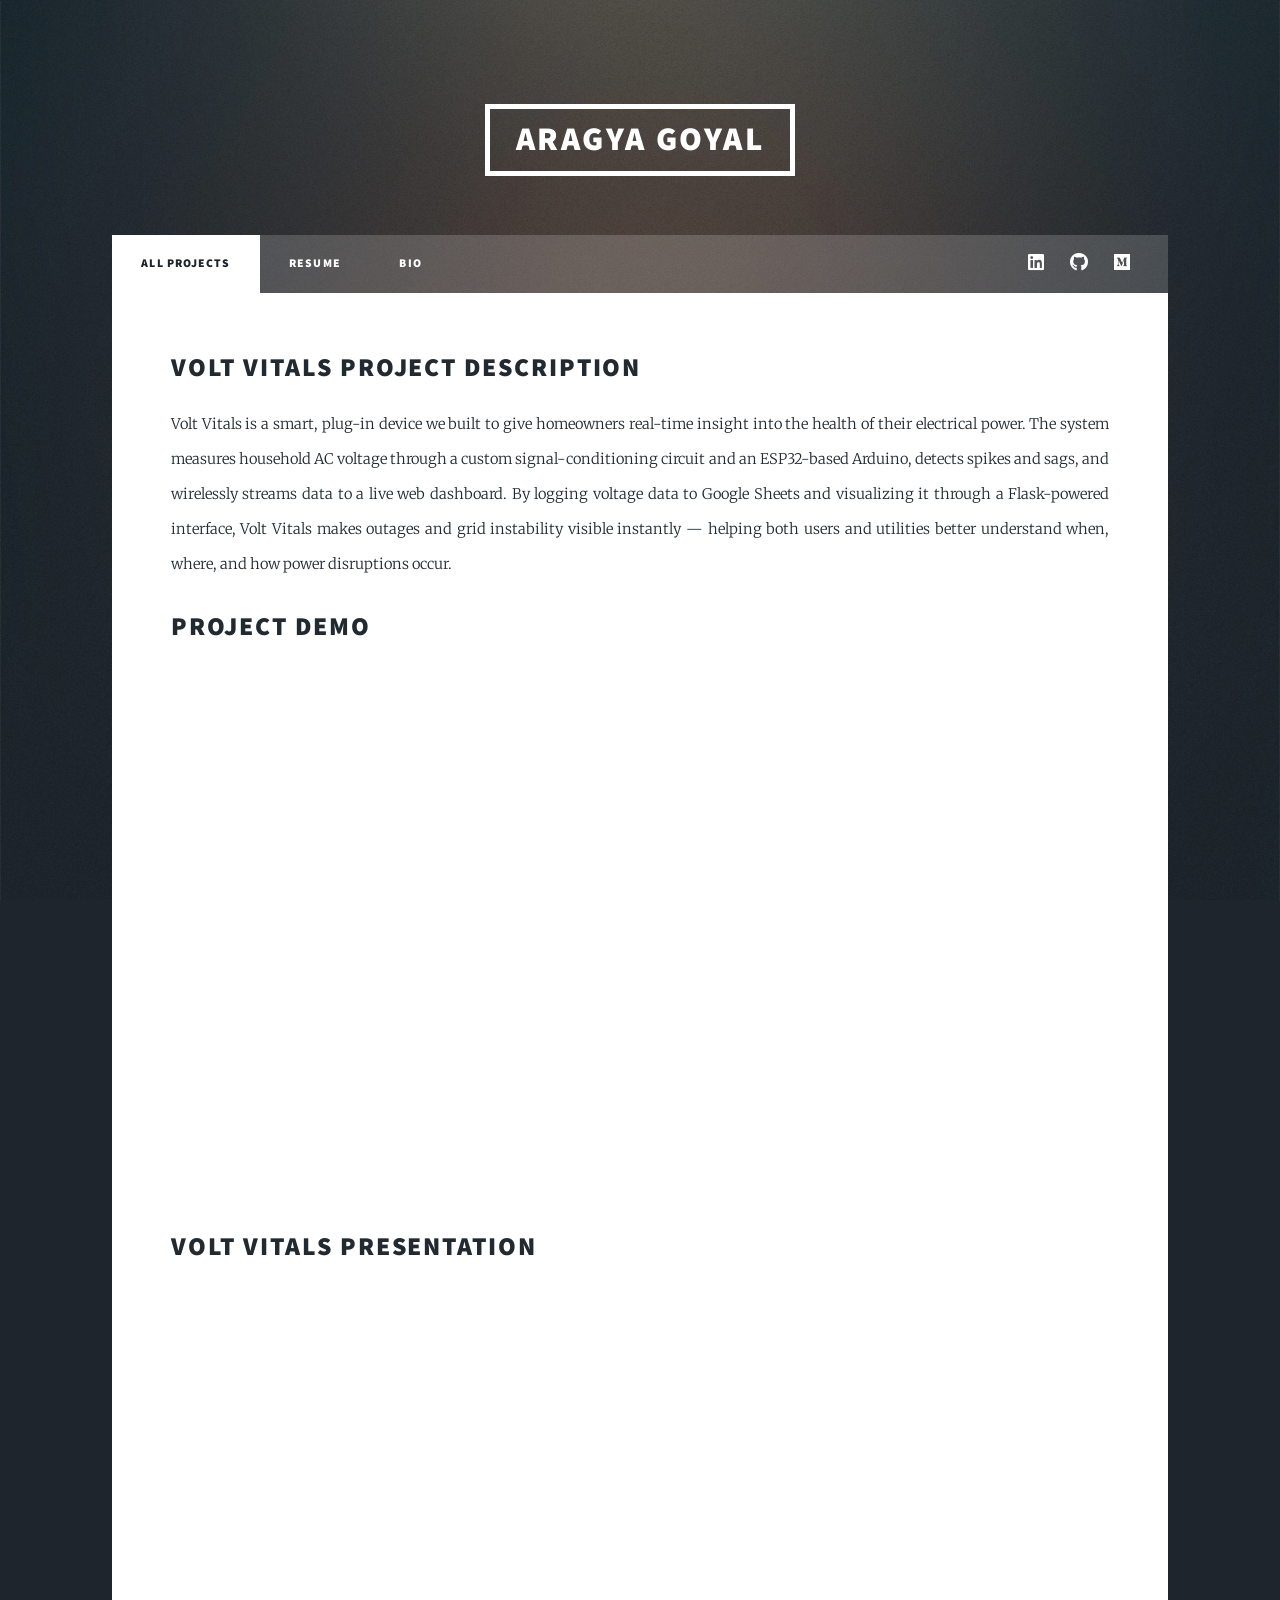
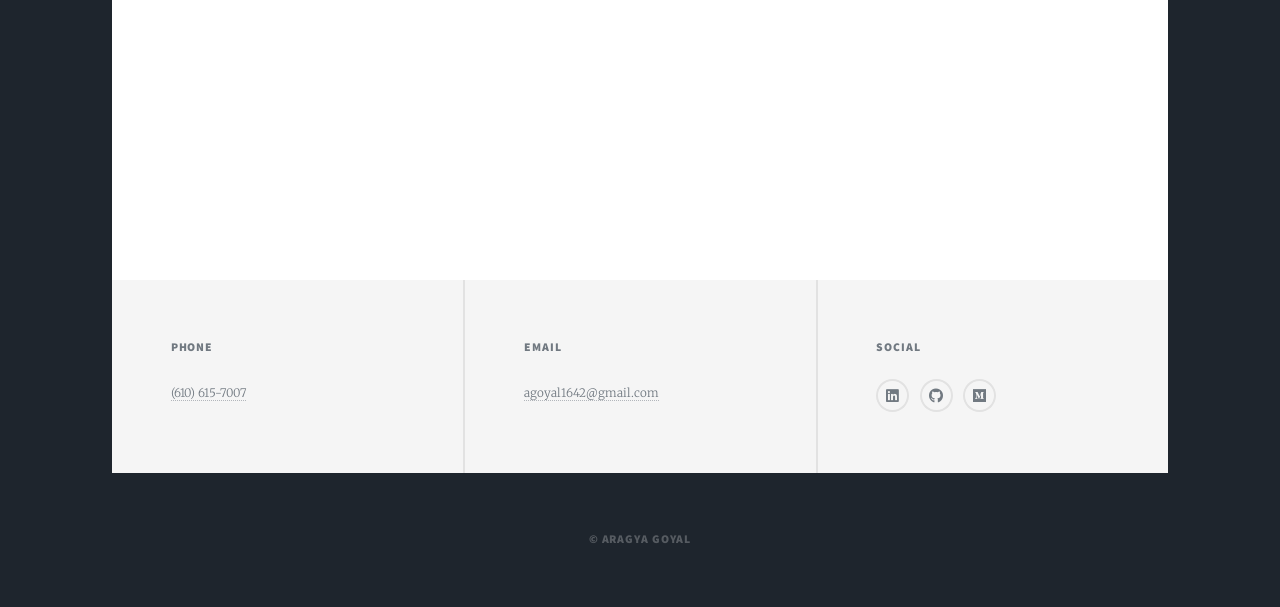
<file: volt_vitals.html>
<!DOCTYPE HTML>
<!--
	Massively by HTML5 UP
	html5up.net | @ajlkn
	Free for personal and commercial use under the CCA 3.0 license (html5up.net/license)
-->
<html>
	<head>
		<title>Aragya's Bio</title>
		<meta charset="utf-8" />
		<meta name="viewport" content="width=device-width, initial-scale=1, user-scalable=no" />
		<link rel="icon" type="image/png" href="images/goyal_logo.png" />
		<link rel="stylesheet" href="assets/css/main.css" />
		<noscript><link rel="stylesheet" href="assets/css/noscript.css" /></noscript>
	</head>
	<body class="is-preload">

		<!-- Wrapper -->
			<div id="wrapper">

				<!-- Header -->
					<header id="header">
						<a href="index.html" class="logo">Aragya Goyal</a>
					</header>

				<!-- Nav -->
					<nav id="nav">
						<ul class="links">
							<li class="active"><a href="index.html">All Projects</a></li>
                            <li><a href="resume.html">Resume</a></li>
							<li><a href="bio.html">bio</a></li>
						</ul>
						<ul class="icons">
							<li><a href="https://www.linkedin.com/in/aragya-goyal/" target="_blank" rel="noopener noreferrer" class="icon brands fa-linkedin"><span class="label">Linkedin</span></a></li>
							<li><a href="https://github.com/Aragya1642" target="_blank" rel="noopener noreferrer" class="icon brands fa-github"><span class="label">GitHub</span></a></li>
							<li><a href="https://medium.com/@agoyal1642" target="_blank" rel="noopener noreferrer" class="icon brands fa-medium"><span class="label">Medium</span></a></li>
						</ul>
					</nav>

				<!-- Main -->
					<div id="main">

						<!-- Post -->
							<section>
								<!-- Description -->
									<h2>Volt Vitals Project Description</h2>
									<p>Volt Vitals is a smart, plug-in device we built to give homeowners real-time insight into the health of their electrical power. The system measures household AC voltage through a custom signal-conditioning circuit and an ESP32-based Arduino, detects spikes and sags, and wirelessly streams data to a live web dashboard. By logging voltage data to Google Sheets and visualizing it through a Flask-powered interface, Volt Vitals makes outages and grid instability visible instantly — helping both users and utilities better understand when, where, and how power disruptions occur.</p>
								<!-- Image -->
									<h2>Project Demo</h2>
									<div class="video-container">
									<iframe 
										src="https://www.youtube.com/embed/QMcwp5BPJ1A?si=wXo6DC-ivmlKWoxH"
										title="YouTube video player"
										frameborder="0"
										allow="accelerometer; autoplay; clipboard-write; encrypted-media; gyroscope; picture-in-picture; web-share"
										referrerpolicy="strict-origin-when-cross-origin"
										allowfullscreen>
									</iframe>
									</div>
								<!-- Powerpoint -->
									<h2>Volt Vitals Presentation</h2>
									<div class="slides-container">
									<iframe 
										src="https://docs.google.com/presentation/d/e/2PACX-1vR6icYFeXqKQyb8jtprjk1CACXB2nT1-MnORv5TvHLJbzBHkJxjedmyuOP_6_pAmG6dtFcH9hfKeXFj/pubembed?start=false&loop=false&delayms=60000"
										frameborder="0"
										allowfullscreen
										mozallowfullscreen
										webkitallowfullscreen>
									</iframe>
									</div>
							</section>

					</div>

				<!-- Footer -->
				<footer id="footer">
					<section>
						<h3>Phone</h3>
						<p><a href="#">(610) 615-7007</a></p>
					</section>
					<section>
						<h3>Email</h3>
						<p><a href="#">agoyal1642@gmail.com</a></p>
					</section>
					<section>
						<h3>Social</h3>
						<ul class="icons alt">
							<li><a href="https://www.linkedin.com/in/aragya-goyal/" target="_blank" rel="noopener noreferrer" class="icon brands fa-linkedin"><span class="label">Linkedin</span></a></li>
							<li><a href="https://github.com/Aragya1642" target="_blank" rel="noopener noreferrer" class="icon brands fa-github"><span class="label">GitHub</span></a></li>
							<li><a href="https://medium.com/@agoyal1642" target="_blank" rel="noopener noreferrer" class="icon brands fa-medium"><span class="label">Medium</span></a></li>
						</ul>
					</section>
				</footer>

				<!-- Copyright -->
				<div id="copyright">
					<ul><li>&copy; Aragya Goyal</li></ul>
				</div>

			</div>

		<!-- Scripts -->
			<script src="assets/js/jquery.min.js"></script>
			<script src="assets/js/jquery.scrollex.min.js"></script>
			<script src="assets/js/jquery.scrolly.min.js"></script>
			<script src="assets/js/browser.min.js"></script>
			<script src="assets/js/breakpoints.min.js"></script>
			<script src="assets/js/util.js"></script>
			<script src="assets/js/main.js"></script>
			<script>
			document.querySelectorAll('a[href^="http"]').forEach(a => {
				a.setAttribute('target', '_blank');
				a.setAttribute('rel', 'noopener noreferrer');
			});
			</script>
	</body>
</html>
</file>
<file: assets/css/main.css>
@import url(fontawesome-all.min.css);
@import url("https://fonts.googleapis.com/css?family=Merriweather:300,700,300italic,700italic|Source+Sans+Pro:900");

/*
	Massively by HTML5 UP
	html5up.net | @ajlkn
	Free for personal and commercial use under the CCA 3.0 license (html5up.net/license)
*/

html, body, div, span, applet, object,
iframe, h1, h2, h3, h4, h5, h6, p, blockquote,
pre, a, abbr, acronym, address, big, cite,
code, del, dfn, em, img, ins, kbd, q, s, samp,
small, strike, strong, sub, sup, tt, var, b,
u, i, center, dl, dt, dd, ol, ul, li, fieldset,
form, label, legend, table, caption, tbody,
tfoot, thead, tr, th, td, article, aside,
canvas, details, embed, figure, figcaption,
footer, header, hgroup, menu, nav, output, ruby,
section, summary, time, mark, audio, video {
	margin: 0;
	padding: 0;
	border: 0;
	font-size: 100%;
	font: inherit;
	vertical-align: baseline;}

article, aside, details, figcaption, figure,
footer, header, hgroup, menu, nav, section {
	display: block;}

body {
	line-height: 1;
}

ol, ul {
	list-style: none;
}

blockquote, q {
	quotes: none;
}

	blockquote:before, blockquote:after, q:before, q:after {
		content: '';
		content: none;
	}

table {
	border-collapse: collapse;
	border-spacing: 0;
}

body {
	-webkit-text-size-adjust: none;
}

mark {
	background-color: transparent;
	color: inherit;
}

input::-moz-focus-inner {
	border: 0;
	padding: 0;
}

input, select, textarea {
	-moz-appearance: none;
	-webkit-appearance: none;
	-ms-appearance: none;
	appearance: none;
}

/* Basic */

	@-ms-viewport {
		width: device-width;
	}

	body {
		-ms-overflow-style: scrollbar;
	}

	@media screen and (max-width: 480px) {

		html, body {
			min-width: 320px;
		}

	}

	html {
		box-sizing: border-box;
	}

	*, *:before, *:after {
		box-sizing: inherit;
	}

	body {
		background-color: #1e252d;
	}

		body.is-preload *, body.is-preload *:before, body.is-preload *:after {
			-moz-animation: none !important;
			-webkit-animation: none !important;
			-ms-animation: none !important;
			animation: none !important;
			-moz-transition: none !important;
			-webkit-transition: none !important;
			-ms-transition: none !important;
			transition: none !important;
		}

/* Type */

	html {
		font-size: 16pt;
	}

		@media screen and (max-width: 1680px) {

			html {
				font-size: 12pt;
			}

		}

		@media screen and (max-width: 1280px) {

			html {
				font-size: 11pt;
			}

		}

		@media screen and (max-width: 360px) {

			html {
				font-size: 10pt;
			}

		}

	body {
		color: #212931;
	}

	body, input, select, textarea {
		font-family: "Merriweather", Georgia, serif;
		font-weight: 300;
		font-size: 1rem;
		line-height: 2.375;
	}

	a {
		-moz-transition: color 0.2s ease-in-out, background-color 0.2s ease-in-out, border-color 0.2s ease-in-out, box-shadow 0.2s ease-in-out;
		-webkit-transition: color 0.2s ease-in-out, background-color 0.2s ease-in-out, border-color 0.2s ease-in-out, box-shadow 0.2s ease-in-out;
		-ms-transition: color 0.2s ease-in-out, background-color 0.2s ease-in-out, border-color 0.2s ease-in-out, box-shadow 0.2s ease-in-out;
		transition: color 0.2s ease-in-out, background-color 0.2s ease-in-out, border-color 0.2s ease-in-out, box-shadow 0.2s ease-in-out;
		border-bottom: dotted 1px;
		text-decoration: none;
	}

		a:hover {
			border-bottom-color: transparent;
		}

	strong, b {
		font-weight: 600;
	}

	em, i {
		font-style: italic;
	}

	p {
		text-align: justify;
		margin: 0 0 2rem 0;
	}

	h1, h2, h3, h4, h5, h6 {
		font-family: "Source Sans Pro", Helvetica, sans-serif;
		font-weight: 900;
		line-height: 1.5;
		letter-spacing: 0.075em;
		text-transform: uppercase;
		margin: 0 0 1rem 0;
	}

		h1 a, h2 a, h3 a, h4 a, h5 a, h6 a {
			border-bottom: 0;
			color: inherit;
			text-decoration: none;
		}

	h1 {
		font-size: 4rem;
		line-height: 1.1;
		margin: 0 0 2rem 0;
	}

	h2 {
		font-size: 1.75rem;
		line-height: 1.3;
		margin: 0 0 1.5rem 0;
	}

	h3 {
		font-size: 1.25rem;
		margin: 0 0 1.5rem 0;
	}

	h4 {
		font-size: 1rem;
	}

	h5 {
		font-size: 0.9rem;
	}

	h6 {
		font-size: 0.8rem;
	}

	sub {
		font-size: 0.8rem;
		position: relative;
		top: 0.5rem;
	}

	sup {
		font-size: 0.8rem;
		position: relative;
		top: -0.5rem;
	}

	blockquote {
		border-left: solid 4px;
		font-style: italic;
		margin: 0 0 2rem 0;
		padding: 0.5rem 0 0.5rem 2rem;
	}

	code {
		border: solid 2px;
		font-family: "Courier New", monospace;
		font-size: 0.9rem;
		margin: 0 0.25rem;
		padding: 0.25rem 0.65rem;
	}

	pre {
		-webkit-overflow-scrolling: touch;
		font-family: "Courier New", monospace;
		font-size: 0.9rem;
		margin: 0 0 2rem 0;
	}

		pre code {
			display: block;
			line-height: 1.75;
			padding: 1rem 1.5rem;
			overflow-x: auto;
		}

	hr {
		border: 0;
		border-bottom: solid 2px;
		margin: 3rem 0;
	}

		hr.major {
			margin: 5rem 0;
		}

	.align-left {
		text-align: left;
	}

	.align-center {
		text-align: center;
	}

	.align-right {
		text-align: right;
	}

	input, select, textarea {
		color: #212931;
	}

	a {
		color: #212931;
		border-bottom-color: rgba(33, 41, 49, 0.5);
	}

		a:hover {
			border-bottom-color: transparent;
			color: #18bfef !important;
		}

	strong, b {
		color: #212931;
	}

	h1, h2, h3, h4, h5, h6 {
		color: #212931;
	}

	blockquote {
		border-left-color: #eeeeee;
	}

	code {
		background: rgba(220, 220, 220, 0.25);
		border-color: #eeeeee;
	}

	hr {
		border-bottom-color: #eeeeee;
	}

/* Row */

	.row {
		display: flex;
		flex-wrap: wrap;
		box-sizing: border-box;
		align-items: stretch;
	}

		.row > * {
			box-sizing: border-box;
		}

		.row.gtr-uniform > * > :last-child {
			margin-bottom: 0;
		}

		.row.aln-left {
			justify-content: flex-start;
		}

		.row.aln-center {
			justify-content: center;
		}

		.row.aln-right {
			justify-content: flex-end;
		}

		.row.aln-top {
			align-items: flex-start;
		}

		.row.aln-middle {
			align-items: center;
		}

		.row.aln-bottom {
			align-items: flex-end;
		}

		.row > .imp {
			order: -1;
		}

		.row > .col-1 {
			width: 8.33333%;
		}

		.row > .off-1 {
			margin-left: 8.33333%;
		}

		.row > .col-2 {
			width: 16.66667%;
		}

		.row > .off-2 {
			margin-left: 16.66667%;
		}

		.row > .col-3 {
			width: 25%;
		}

		.row > .off-3 {
			margin-left: 25%;
		}

		.row > .col-4 {
			width: 33.33333%;
		}

		.row > .off-4 {
			margin-left: 33.33333%;
		}

		.row > .col-5 {
			width: 41.66667%;
		}

		.row > .off-5 {
			margin-left: 41.66667%;
		}

		.row > .col-6 {
			width: 50%;
		}

		.row > .off-6 {
			margin-left: 50%;
		}

		.row > .col-7 {
			width: 58.33333%;
		}

		.row > .off-7 {
			margin-left: 58.33333%;
		}

		.row > .col-8 {
			width: 66.66667%;
		}

		.row > .off-8 {
			margin-left: 66.66667%;
		}

		.row > .col-9 {
			width: 75%;
		}

		.row > .off-9 {
			margin-left: 75%;
		}

		.row > .col-10 {
			width: 83.33333%;
		}

		.row > .off-10 {
			margin-left: 83.33333%;
		}

		.row > .col-11 {
			width: 91.66667%;
		}

		.row > .off-11 {
			margin-left: 91.66667%;
		}

		.row > .col-12 {
			width: 100%;
		}

		.row > .off-12 {
			margin-left: 100%;
		}

		.row.gtr-0 {
			margin-top: 0;
			margin-left: 0rem;
		}

			.row.gtr-0 > * {
				padding: 0 0 0 0rem;
			}

			.row.gtr-0.gtr-uniform {
				margin-top: 0rem;
			}

				.row.gtr-0.gtr-uniform > * {
					padding-top: 0rem;
				}

		.row.gtr-25 {
			margin-top: 0;
			margin-left: -0.375rem;
		}

			.row.gtr-25 > * {
				padding: 0 0 0 0.375rem;
			}

			.row.gtr-25.gtr-uniform {
				margin-top: -0.375rem;
			}

				.row.gtr-25.gtr-uniform > * {
					padding-top: 0.375rem;
				}

		.row.gtr-50 {
			margin-top: 0;
			margin-left: -0.75rem;
		}

			.row.gtr-50 > * {
				padding: 0 0 0 0.75rem;
			}

			.row.gtr-50.gtr-uniform {
				margin-top: -0.75rem;
			}

				.row.gtr-50.gtr-uniform > * {
					padding-top: 0.75rem;
				}

		.row {
			margin-top: 0;
			margin-left: -1.5rem;
		}

			.row > * {
				padding: 0 0 0 1.5rem;
			}

			.row.gtr-uniform {
				margin-top: -1.5rem;
			}

				.row.gtr-uniform > * {
					padding-top: 1.5rem;
				}

		.row.gtr-150 {
			margin-top: 0;
			margin-left: -2.25rem;
		}

			.row.gtr-150 > * {
				padding: 0 0 0 2.25rem;
			}

			.row.gtr-150.gtr-uniform {
				margin-top: -2.25rem;
			}

				.row.gtr-150.gtr-uniform > * {
					padding-top: 2.25rem;
				}

		.row.gtr-200 {
			margin-top: 0;
			margin-left: -3rem;
		}

			.row.gtr-200 > * {
				padding: 0 0 0 3rem;
			}

			.row.gtr-200.gtr-uniform {
				margin-top: -3rem;
			}

				.row.gtr-200.gtr-uniform > * {
					padding-top: 3rem;
				}

		@media screen and (max-width: 1680px) {

			.row {
				display: flex;
				flex-wrap: wrap;
				box-sizing: border-box;
				align-items: stretch;
			}

				.row > * {
					box-sizing: border-box;
				}

				.row.gtr-uniform > * > :last-child {
					margin-bottom: 0;
				}

				.row.aln-left {
					justify-content: flex-start;
				}

				.row.aln-center {
					justify-content: center;
				}

				.row.aln-right {
					justify-content: flex-end;
				}

				.row.aln-top {
					align-items: flex-start;
				}

				.row.aln-middle {
					align-items: center;
				}

				.row.aln-bottom {
					align-items: flex-end;
				}

				.row > .imp-xlarge {
					order: -1;
				}

				.row > .col-1-xlarge {
					width: 8.33333%;
				}

				.row > .off-1-xlarge {
					margin-left: 8.33333%;
				}

				.row > .col-2-xlarge {
					width: 16.66667%;
				}

				.row > .off-2-xlarge {
					margin-left: 16.66667%;
				}

				.row > .col-3-xlarge {
					width: 25%;
				}

				.row > .off-3-xlarge {
					margin-left: 25%;
				}

				.row > .col-4-xlarge {
					width: 33.33333%;
				}

				.row > .off-4-xlarge {
					margin-left: 33.33333%;
				}

				.row > .col-5-xlarge {
					width: 41.66667%;
				}

				.row > .off-5-xlarge {
					margin-left: 41.66667%;
				}

				.row > .col-6-xlarge {
					width: 50%;
				}

				.row > .off-6-xlarge {
					margin-left: 50%;
				}

				.row > .col-7-xlarge {
					width: 58.33333%;
				}

				.row > .off-7-xlarge {
					margin-left: 58.33333%;
				}

				.row > .col-8-xlarge {
					width: 66.66667%;
				}

				.row > .off-8-xlarge {
					margin-left: 66.66667%;
				}

				.row > .col-9-xlarge {
					width: 75%;
				}

				.row > .off-9-xlarge {
					margin-left: 75%;
				}

				.row > .col-10-xlarge {
					width: 83.33333%;
				}

				.row > .off-10-xlarge {
					margin-left: 83.33333%;
				}

				.row > .col-11-xlarge {
					width: 91.66667%;
				}

				.row > .off-11-xlarge {
					margin-left: 91.66667%;
				}

				.row > .col-12-xlarge {
					width: 100%;
				}

				.row > .off-12-xlarge {
					margin-left: 100%;
				}

				.row.gtr-0 {
					margin-top: 0;
					margin-left: 0rem;
				}

					.row.gtr-0 > * {
						padding: 0 0 0 0rem;
					}

					.row.gtr-0.gtr-uniform {
						margin-top: 0rem;
					}

						.row.gtr-0.gtr-uniform > * {
							padding-top: 0rem;
						}

				.row.gtr-25 {
					margin-top: 0;
					margin-left: -0.375rem;
				}

					.row.gtr-25 > * {
						padding: 0 0 0 0.375rem;
					}

					.row.gtr-25.gtr-uniform {
						margin-top: -0.375rem;
					}

						.row.gtr-25.gtr-uniform > * {
							padding-top: 0.375rem;
						}

				.row.gtr-50 {
					margin-top: 0;
					margin-left: -0.75rem;
				}

					.row.gtr-50 > * {
						padding: 0 0 0 0.75rem;
					}

					.row.gtr-50.gtr-uniform {
						margin-top: -0.75rem;
					}

						.row.gtr-50.gtr-uniform > * {
							padding-top: 0.75rem;
						}

				.row {
					margin-top: 0;
					margin-left: -1.5rem;
				}

					.row > * {
						padding: 0 0 0 1.5rem;
					}

					.row.gtr-uniform {
						margin-top: -1.5rem;
					}

						.row.gtr-uniform > * {
							padding-top: 1.5rem;
						}

				.row.gtr-150 {
					margin-top: 0;
					margin-left: -2.25rem;
				}

					.row.gtr-150 > * {
						padding: 0 0 0 2.25rem;
					}

					.row.gtr-150.gtr-uniform {
						margin-top: -2.25rem;
					}

						.row.gtr-150.gtr-uniform > * {
							padding-top: 2.25rem;
						}

				.row.gtr-200 {
					margin-top: 0;
					margin-left: -3rem;
				}

					.row.gtr-200 > * {
						padding: 0 0 0 3rem;
					}

					.row.gtr-200.gtr-uniform {
						margin-top: -3rem;
					}

						.row.gtr-200.gtr-uniform > * {
							padding-top: 3rem;
						}

		}

		@media screen and (max-width: 1280px) {

			.row {
				display: flex;
				flex-wrap: wrap;
				box-sizing: border-box;
				align-items: stretch;
			}

				.row > * {
					box-sizing: border-box;
				}

				.row.gtr-uniform > * > :last-child {
					margin-bottom: 0;
				}

				.row.aln-left {
					justify-content: flex-start;
				}

				.row.aln-center {
					justify-content: center;
				}

				.row.aln-right {
					justify-content: flex-end;
				}

				.row.aln-top {
					align-items: flex-start;
				}

				.row.aln-middle {
					align-items: center;
				}

				.row.aln-bottom {
					align-items: flex-end;
				}

				.row > .imp-large {
					order: -1;
				}

				.row > .col-1-large {
					width: 8.33333%;
				}

				.row > .off-1-large {
					margin-left: 8.33333%;
				}

				.row > .col-2-large {
					width: 16.66667%;
				}

				.row > .off-2-large {
					margin-left: 16.66667%;
				}

				.row > .col-3-large {
					width: 25%;
				}

				.row > .off-3-large {
					margin-left: 25%;
				}

				.row > .col-4-large {
					width: 33.33333%;
				}

				.row > .off-4-large {
					margin-left: 33.33333%;
				}

				.row > .col-5-large {
					width: 41.66667%;
				}

				.row > .off-5-large {
					margin-left: 41.66667%;
				}

				.row > .col-6-large {
					width: 50%;
				}

				.row > .off-6-large {
					margin-left: 50%;
				}

				.row > .col-7-large {
					width: 58.33333%;
				}

				.row > .off-7-large {
					margin-left: 58.33333%;
				}

				.row > .col-8-large {
					width: 66.66667%;
				}

				.row > .off-8-large {
					margin-left: 66.66667%;
				}

				.row > .col-9-large {
					width: 75%;
				}

				.row > .off-9-large {
					margin-left: 75%;
				}

				.row > .col-10-large {
					width: 83.33333%;
				}

				.row > .off-10-large {
					margin-left: 83.33333%;
				}

				.row > .col-11-large {
					width: 91.66667%;
				}

				.row > .off-11-large {
					margin-left: 91.66667%;
				}

				.row > .col-12-large {
					width: 100%;
				}

				.row > .off-12-large {
					margin-left: 100%;
				}

				.row.gtr-0 {
					margin-top: 0;
					margin-left: 0rem;
				}

					.row.gtr-0 > * {
						padding: 0 0 0 0rem;
					}

					.row.gtr-0.gtr-uniform {
						margin-top: 0rem;
					}

						.row.gtr-0.gtr-uniform > * {
							padding-top: 0rem;
						}

				.row.gtr-25 {
					margin-top: 0;
					margin-left: -0.375rem;
				}

					.row.gtr-25 > * {
						padding: 0 0 0 0.375rem;
					}

					.row.gtr-25.gtr-uniform {
						margin-top: -0.375rem;
					}

						.row.gtr-25.gtr-uniform > * {
							padding-top: 0.375rem;
						}

				.row.gtr-50 {
					margin-top: 0;
					margin-left: -0.75rem;
				}

					.row.gtr-50 > * {
						padding: 0 0 0 0.75rem;
					}

					.row.gtr-50.gtr-uniform {
						margin-top: -0.75rem;
					}

						.row.gtr-50.gtr-uniform > * {
							padding-top: 0.75rem;
						}

				.row {
					margin-top: 0;
					margin-left: -1.5rem;
				}

					.row > * {
						padding: 0 0 0 1.5rem;
					}

					.row.gtr-uniform {
						margin-top: -1.5rem;
					}

						.row.gtr-uniform > * {
							padding-top: 1.5rem;
						}

				.row.gtr-150 {
					margin-top: 0;
					margin-left: -2.25rem;
				}

					.row.gtr-150 > * {
						padding: 0 0 0 2.25rem;
					}

					.row.gtr-150.gtr-uniform {
						margin-top: -2.25rem;
					}

						.row.gtr-150.gtr-uniform > * {
							padding-top: 2.25rem;
						}

				.row.gtr-200 {
					margin-top: 0;
					margin-left: -3rem;
				}

					.row.gtr-200 > * {
						padding: 0 0 0 3rem;
					}

					.row.gtr-200.gtr-uniform {
						margin-top: -3rem;
					}

						.row.gtr-200.gtr-uniform > * {
							padding-top: 3rem;
						}

		}

		@media screen and (max-width: 980px) {

			.row {
				display: flex;
				flex-wrap: wrap;
				box-sizing: border-box;
				align-items: stretch;
			}

				.row > * {
					box-sizing: border-box;
				}

				.row.gtr-uniform > * > :last-child {
					margin-bottom: 0;
				}

				.row.aln-left {
					justify-content: flex-start;
				}

				.row.aln-center {
					justify-content: center;
				}

				.row.aln-right {
					justify-content: flex-end;
				}

				.row.aln-top {
					align-items: flex-start;
				}

				.row.aln-middle {
					align-items: center;
				}

				.row.aln-bottom {
					align-items: flex-end;
				}

				.row > .imp-medium {
					order: -1;
				}

				.row > .col-1-medium {
					width: 8.33333%;
				}

				.row > .off-1-medium {
					margin-left: 8.33333%;
				}

				.row > .col-2-medium {
					width: 16.66667%;
				}

				.row > .off-2-medium {
					margin-left: 16.66667%;
				}

				.row > .col-3-medium {
					width: 25%;
				}

				.row > .off-3-medium {
					margin-left: 25%;
				}

				.row > .col-4-medium {
					width: 33.33333%;
				}

				.row > .off-4-medium {
					margin-left: 33.33333%;
				}

				.row > .col-5-medium {
					width: 41.66667%;
				}

				.row > .off-5-medium {
					margin-left: 41.66667%;
				}

				.row > .col-6-medium {
					width: 50%;
				}

				.row > .off-6-medium {
					margin-left: 50%;
				}

				.row > .col-7-medium {
					width: 58.33333%;
				}

				.row > .off-7-medium {
					margin-left: 58.33333%;
				}

				.row > .col-8-medium {
					width: 66.66667%;
				}

				.row > .off-8-medium {
					margin-left: 66.66667%;
				}

				.row > .col-9-medium {
					width: 75%;
				}

				.row > .off-9-medium {
					margin-left: 75%;
				}

				.row > .col-10-medium {
					width: 83.33333%;
				}

				.row > .off-10-medium {
					margin-left: 83.33333%;
				}

				.row > .col-11-medium {
					width: 91.66667%;
				}

				.row > .off-11-medium {
					margin-left: 91.66667%;
				}

				.row > .col-12-medium {
					width: 100%;
				}

				.row > .off-12-medium {
					margin-left: 100%;
				}

				.row.gtr-0 {
					margin-top: 0;
					margin-left: 0rem;
				}

					.row.gtr-0 > * {
						padding: 0 0 0 0rem;
					}

					.row.gtr-0.gtr-uniform {
						margin-top: 0rem;
					}

						.row.gtr-0.gtr-uniform > * {
							padding-top: 0rem;
						}

				.row.gtr-25 {
					margin-top: 0;
					margin-left: -0.375rem;
				}

					.row.gtr-25 > * {
						padding: 0 0 0 0.375rem;
					}

					.row.gtr-25.gtr-uniform {
						margin-top: -0.375rem;
					}

						.row.gtr-25.gtr-uniform > * {
							padding-top: 0.375rem;
						}

				.row.gtr-50 {
					margin-top: 0;
					margin-left: -0.75rem;
				}

					.row.gtr-50 > * {
						padding: 0 0 0 0.75rem;
					}

					.row.gtr-50.gtr-uniform {
						margin-top: -0.75rem;
					}

						.row.gtr-50.gtr-uniform > * {
							padding-top: 0.75rem;
						}

				.row {
					margin-top: 0;
					margin-left: -1.5rem;
				}

					.row > * {
						padding: 0 0 0 1.5rem;
					}

					.row.gtr-uniform {
						margin-top: -1.5rem;
					}

						.row.gtr-uniform > * {
							padding-top: 1.5rem;
						}

				.row.gtr-150 {
					margin-top: 0;
					margin-left: -2.25rem;
				}

					.row.gtr-150 > * {
						padding: 0 0 0 2.25rem;
					}

					.row.gtr-150.gtr-uniform {
						margin-top: -2.25rem;
					}

						.row.gtr-150.gtr-uniform > * {
							padding-top: 2.25rem;
						}

				.row.gtr-200 {
					margin-top: 0;
					margin-left: -3rem;
				}

					.row.gtr-200 > * {
						padding: 0 0 0 3rem;
					}

					.row.gtr-200.gtr-uniform {
						margin-top: -3rem;
					}

						.row.gtr-200.gtr-uniform > * {
							padding-top: 3rem;
						}

		}

		@media screen and (max-width: 736px) {

			.row {
				display: flex;
				flex-wrap: wrap;
				box-sizing: border-box;
				align-items: stretch;
			}

				.row > * {
					box-sizing: border-box;
				}

				.row.gtr-uniform > * > :last-child {
					margin-bottom: 0;
				}

				.row.aln-left {
					justify-content: flex-start;
				}

				.row.aln-center {
					justify-content: center;
				}

				.row.aln-right {
					justify-content: flex-end;
				}

				.row.aln-top {
					align-items: flex-start;
				}

				.row.aln-middle {
					align-items: center;
				}

				.row.aln-bottom {
					align-items: flex-end;
				}

				.row > .imp-small {
					order: -1;
				}

				.row > .col-1-small {
					width: 8.33333%;
				}

				.row > .off-1-small {
					margin-left: 8.33333%;
				}

				.row > .col-2-small {
					width: 16.66667%;
				}

				.row > .off-2-small {
					margin-left: 16.66667%;
				}

				.row > .col-3-small {
					width: 25%;
				}

				.row > .off-3-small {
					margin-left: 25%;
				}

				.row > .col-4-small {
					width: 33.33333%;
				}

				.row > .off-4-small {
					margin-left: 33.33333%;
				}

				.row > .col-5-small {
					width: 41.66667%;
				}

				.row > .off-5-small {
					margin-left: 41.66667%;
				}

				.row > .col-6-small {
					width: 50%;
				}

				.row > .off-6-small {
					margin-left: 50%;
				}

				.row > .col-7-small {
					width: 58.33333%;
				}

				.row > .off-7-small {
					margin-left: 58.33333%;
				}

				.row > .col-8-small {
					width: 66.66667%;
				}

				.row > .off-8-small {
					margin-left: 66.66667%;
				}

				.row > .col-9-small {
					width: 75%;
				}

				.row > .off-9-small {
					margin-left: 75%;
				}

				.row > .col-10-small {
					width: 83.33333%;
				}

				.row > .off-10-small {
					margin-left: 83.33333%;
				}

				.row > .col-11-small {
					width: 91.66667%;
				}

				.row > .off-11-small {
					margin-left: 91.66667%;
				}

				.row > .col-12-small {
					width: 100%;
				}

				.row > .off-12-small {
					margin-left: 100%;
				}

				.row.gtr-0 {
					margin-top: 0;
					margin-left: 0rem;
				}

					.row.gtr-0 > * {
						padding: 0 0 0 0rem;
					}

					.row.gtr-0.gtr-uniform {
						margin-top: 0rem;
					}

						.row.gtr-0.gtr-uniform > * {
							padding-top: 0rem;
						}

				.row.gtr-25 {
					margin-top: 0;
					margin-left: -0.375rem;
				}

					.row.gtr-25 > * {
						padding: 0 0 0 0.375rem;
					}

					.row.gtr-25.gtr-uniform {
						margin-top: -0.375rem;
					}

						.row.gtr-25.gtr-uniform > * {
							padding-top: 0.375rem;
						}

				.row.gtr-50 {
					margin-top: 0;
					margin-left: -0.75rem;
				}

					.row.gtr-50 > * {
						padding: 0 0 0 0.75rem;
					}

					.row.gtr-50.gtr-uniform {
						margin-top: -0.75rem;
					}

						.row.gtr-50.gtr-uniform > * {
							padding-top: 0.75rem;
						}

				.row {
					margin-top: 0;
					margin-left: -1.5rem;
				}

					.row > * {
						padding: 0 0 0 1.5rem;
					}

					.row.gtr-uniform {
						margin-top: -1.5rem;
					}

						.row.gtr-uniform > * {
							padding-top: 1.5rem;
						}

				.row.gtr-150 {
					margin-top: 0;
					margin-left: -2.25rem;
				}

					.row.gtr-150 > * {
						padding: 0 0 0 2.25rem;
					}

					.row.gtr-150.gtr-uniform {
						margin-top: -2.25rem;
					}

						.row.gtr-150.gtr-uniform > * {
							padding-top: 2.25rem;
						}

				.row.gtr-200 {
					margin-top: 0;
					margin-left: -3rem;
				}

					.row.gtr-200 > * {
						padding: 0 0 0 3rem;
					}

					.row.gtr-200.gtr-uniform {
						margin-top: -3rem;
					}

						.row.gtr-200.gtr-uniform > * {
							padding-top: 3rem;
						}

		}

		@media screen and (max-width: 480px) {

			.row {
				display: flex;
				flex-wrap: wrap;
				box-sizing: border-box;
				align-items: stretch;
			}

				.row > * {
					box-sizing: border-box;
				}

				.row.gtr-uniform > * > :last-child {
					margin-bottom: 0;
				}

				.row.aln-left {
					justify-content: flex-start;
				}

				.row.aln-center {
					justify-content: center;
				}

				.row.aln-right {
					justify-content: flex-end;
				}

				.row.aln-top {
					align-items: flex-start;
				}

				.row.aln-middle {
					align-items: center;
				}

				.row.aln-bottom {
					align-items: flex-end;
				}

				.row > .imp-xsmall {
					order: -1;
				}

				.row > .col-1-xsmall {
					width: 8.33333%;
				}

				.row > .off-1-xsmall {
					margin-left: 8.33333%;
				}

				.row > .col-2-xsmall {
					width: 16.66667%;
				}

				.row > .off-2-xsmall {
					margin-left: 16.66667%;
				}

				.row > .col-3-xsmall {
					width: 25%;
				}

				.row > .off-3-xsmall {
					margin-left: 25%;
				}

				.row > .col-4-xsmall {
					width: 33.33333%;
				}

				.row > .off-4-xsmall {
					margin-left: 33.33333%;
				}

				.row > .col-5-xsmall {
					width: 41.66667%;
				}

				.row > .off-5-xsmall {
					margin-left: 41.66667%;
				}

				.row > .col-6-xsmall {
					width: 50%;
				}

				.row > .off-6-xsmall {
					margin-left: 50%;
				}

				.row > .col-7-xsmall {
					width: 58.33333%;
				}

				.row > .off-7-xsmall {
					margin-left: 58.33333%;
				}

				.row > .col-8-xsmall {
					width: 66.66667%;
				}

				.row > .off-8-xsmall {
					margin-left: 66.66667%;
				}

				.row > .col-9-xsmall {
					width: 75%;
				}

				.row > .off-9-xsmall {
					margin-left: 75%;
				}

				.row > .col-10-xsmall {
					width: 83.33333%;
				}

				.row > .off-10-xsmall {
					margin-left: 83.33333%;
				}

				.row > .col-11-xsmall {
					width: 91.66667%;
				}

				.row > .off-11-xsmall {
					margin-left: 91.66667%;
				}

				.row > .col-12-xsmall {
					width: 100%;
				}

				.row > .off-12-xsmall {
					margin-left: 100%;
				}

				.row.gtr-0 {
					margin-top: 0;
					margin-left: 0rem;
				}

					.row.gtr-0 > * {
						padding: 0 0 0 0rem;
					}

					.row.gtr-0.gtr-uniform {
						margin-top: 0rem;
					}

						.row.gtr-0.gtr-uniform > * {
							padding-top: 0rem;
						}

				.row.gtr-25 {
					margin-top: 0;
					margin-left: -0.375rem;
				}

					.row.gtr-25 > * {
						padding: 0 0 0 0.375rem;
					}

					.row.gtr-25.gtr-uniform {
						margin-top: -0.375rem;
					}

						.row.gtr-25.gtr-uniform > * {
							padding-top: 0.375rem;
						}

				.row.gtr-50 {
					margin-top: 0;
					margin-left: -0.75rem;
				}

					.row.gtr-50 > * {
						padding: 0 0 0 0.75rem;
					}

					.row.gtr-50.gtr-uniform {
						margin-top: -0.75rem;
					}

						.row.gtr-50.gtr-uniform > * {
							padding-top: 0.75rem;
						}

				.row {
					margin-top: 0;
					margin-left: -1.5rem;
				}

					.row > * {
						padding: 0 0 0 1.5rem;
					}

					.row.gtr-uniform {
						margin-top: -1.5rem;
					}

						.row.gtr-uniform > * {
							padding-top: 1.5rem;
						}

				.row.gtr-150 {
					margin-top: 0;
					margin-left: -2.25rem;
				}

					.row.gtr-150 > * {
						padding: 0 0 0 2.25rem;
					}

					.row.gtr-150.gtr-uniform {
						margin-top: -2.25rem;
					}

						.row.gtr-150.gtr-uniform > * {
							padding-top: 2.25rem;
						}

				.row.gtr-200 {
					margin-top: 0;
					margin-left: -3rem;
				}

					.row.gtr-200 > * {
						padding: 0 0 0 3rem;
					}

					.row.gtr-200.gtr-uniform {
						margin-top: -3rem;
					}

						.row.gtr-200.gtr-uniform > * {
							padding-top: 3rem;
						}

		}

		@media screen and (max-width: 360px) {

			.row {
				display: flex;
				flex-wrap: wrap;
				box-sizing: border-box;
				align-items: stretch;
			}

				.row > * {
					box-sizing: border-box;
				}

				.row.gtr-uniform > * > :last-child {
					margin-bottom: 0;
				}

				.row.aln-left {
					justify-content: flex-start;
				}

				.row.aln-center {
					justify-content: center;
				}

				.row.aln-right {
					justify-content: flex-end;
				}

				.row.aln-top {
					align-items: flex-start;
				}

				.row.aln-middle {
					align-items: center;
				}

				.row.aln-bottom {
					align-items: flex-end;
				}

				.row > .imp-xxsmall {
					order: -1;
				}

				.row > .col-1-xxsmall {
					width: 8.33333%;
				}

				.row > .off-1-xxsmall {
					margin-left: 8.33333%;
				}

				.row > .col-2-xxsmall {
					width: 16.66667%;
				}

				.row > .off-2-xxsmall {
					margin-left: 16.66667%;
				}

				.row > .col-3-xxsmall {
					width: 25%;
				}

				.row > .off-3-xxsmall {
					margin-left: 25%;
				}

				.row > .col-4-xxsmall {
					width: 33.33333%;
				}

				.row > .off-4-xxsmall {
					margin-left: 33.33333%;
				}

				.row > .col-5-xxsmall {
					width: 41.66667%;
				}

				.row > .off-5-xxsmall {
					margin-left: 41.66667%;
				}

				.row > .col-6-xxsmall {
					width: 50%;
				}

				.row > .off-6-xxsmall {
					margin-left: 50%;
				}

				.row > .col-7-xxsmall {
					width: 58.33333%;
				}

				.row > .off-7-xxsmall {
					margin-left: 58.33333%;
				}

				.row > .col-8-xxsmall {
					width: 66.66667%;
				}

				.row > .off-8-xxsmall {
					margin-left: 66.66667%;
				}

				.row > .col-9-xxsmall {
					width: 75%;
				}

				.row > .off-9-xxsmall {
					margin-left: 75%;
				}

				.row > .col-10-xxsmall {
					width: 83.33333%;
				}

				.row > .off-10-xxsmall {
					margin-left: 83.33333%;
				}

				.row > .col-11-xxsmall {
					width: 91.66667%;
				}

				.row > .off-11-xxsmall {
					margin-left: 91.66667%;
				}

				.row > .col-12-xxsmall {
					width: 100%;
				}

				.row > .off-12-xxsmall {
					margin-left: 100%;
				}

				.row.gtr-0 {
					margin-top: 0;
					margin-left: 0rem;
				}

					.row.gtr-0 > * {
						padding: 0 0 0 0rem;
					}

					.row.gtr-0.gtr-uniform {
						margin-top: 0rem;
					}

						.row.gtr-0.gtr-uniform > * {
							padding-top: 0rem;
						}

				.row.gtr-25 {
					margin-top: 0;
					margin-left: -0.375rem;
				}

					.row.gtr-25 > * {
						padding: 0 0 0 0.375rem;
					}

					.row.gtr-25.gtr-uniform {
						margin-top: -0.375rem;
					}

						.row.gtr-25.gtr-uniform > * {
							padding-top: 0.375rem;
						}

				.row.gtr-50 {
					margin-top: 0;
					margin-left: -0.75rem;
				}

					.row.gtr-50 > * {
						padding: 0 0 0 0.75rem;
					}

					.row.gtr-50.gtr-uniform {
						margin-top: -0.75rem;
					}

						.row.gtr-50.gtr-uniform > * {
							padding-top: 0.75rem;
						}

				.row {
					margin-top: 0;
					margin-left: -1.5rem;
				}

					.row > * {
						padding: 0 0 0 1.5rem;
					}

					.row.gtr-uniform {
						margin-top: -1.5rem;
					}

						.row.gtr-uniform > * {
							padding-top: 1.5rem;
						}

				.row.gtr-150 {
					margin-top: 0;
					margin-left: -2.25rem;
				}

					.row.gtr-150 > * {
						padding: 0 0 0 2.25rem;
					}

					.row.gtr-150.gtr-uniform {
						margin-top: -2.25rem;
					}

						.row.gtr-150.gtr-uniform > * {
							padding-top: 2.25rem;
						}

				.row.gtr-200 {
					margin-top: 0;
					margin-left: -3rem;
				}

					.row.gtr-200 > * {
						padding: 0 0 0 3rem;
					}

					.row.gtr-200.gtr-uniform {
						margin-top: -3rem;
					}

						.row.gtr-200.gtr-uniform > * {
							padding-top: 3rem;
						}

		}

/* Box */

	.box {
		border: solid 2px;
		margin-bottom: 2rem;
		padding: 1.5rem;
	}

		.box > :last-child,
		.box > :last-child > :last-child,
		.box > :last-child > :last-child > :last-child {
			margin-bottom: 0;
		}

		.box.alt {
			border: 0;
			border-radius: 0;
			padding: 0;
		}

	.box {
		border-color: #eeeeee;
	}

/* Button */

	input[type="submit"],
	input[type="reset"],
	input[type="button"],
	button,
	.button {
		-moz-appearance: none;
		-webkit-appearance: none;
		-ms-appearance: none;
		appearance: none;
		-moz-transition: background-color 0.2s ease-in-out, box-shadow 0.2s ease-in-out, color 0.2s ease-in-out;
		-webkit-transition: background-color 0.2s ease-in-out, box-shadow 0.2s ease-in-out, color 0.2s ease-in-out;
		-ms-transition: background-color 0.2s ease-in-out, box-shadow 0.2s ease-in-out, color 0.2s ease-in-out;
		transition: background-color 0.2s ease-in-out, box-shadow 0.2s ease-in-out, color 0.2s ease-in-out;
		border: 0;
		border-radius: 0;
		cursor: pointer;
		display: inline-block;
		font-family: "Source Sans Pro", Helvetica, sans-serif;
		font-size: 0.8rem;
		font-weight: 900;
		letter-spacing: 0.075em;
		height: 3rem;
		line-height: 3rem;
		padding: 0 2rem;
		text-align: center;
		text-decoration: none;
		text-transform: uppercase;
		white-space: nowrap;
	}

		input[type="submit"].icon:before,
		input[type="reset"].icon:before,
		input[type="button"].icon:before,
		button.icon:before,
		.button.icon:before {
			margin-right: 0.5rem;
		}

		input[type="submit"].icon.solo,
		input[type="reset"].icon.solo,
		input[type="button"].icon.solo,
		button.icon.solo,
		.button.icon.solo {
			position: relative;
			width: 4rem;
			height: 4rem;
			line-height: 4rem;
			border-radius: 4rem;
			text-indent: 4rem;
			overflow: hidden;
			padding: 0;
			white-space: nowrap;
		}

			input[type="submit"].icon.solo:before,
			input[type="reset"].icon.solo:before,
			input[type="button"].icon.solo:before,
			button.icon.solo:before,
			.button.icon.solo:before {
				position: absolute;
				display: block;
				top: 0;
				left: 0;
				width: inherit;
				height: inherit;
				line-height: inherit;
				font-size: 1.25rem;
				margin-right: 0;
				text-align: center;
				text-indent: 0;
			}

		input[type="submit"].fit,
		input[type="reset"].fit,
		input[type="button"].fit,
		button.fit,
		.button.fit {
			width: 100%;
		}

		input[type="submit"].small,
		input[type="reset"].small,
		input[type="button"].small,
		button.small,
		.button.small {
			font-size: 0.7rem;
			height: 2.5rem;
			line-height: 2.5rem;
			padding: 0 1.5rem;
		}

		input[type="submit"].large,
		input[type="reset"].large,
		input[type="button"].large,
		button.large,
		.button.large {
			font-size: 0.9rem;
			height: 3.5rem;
			line-height: 3.5rem;
			padding: 0 2.75rem;
		}

		@media screen and (max-width: 980px) {

			input[type="submit"],
			input[type="reset"],
			input[type="button"],
			button,
			.button {
				font-size: 0.9rem;
				height: 3.25rem;
				line-height: 3.25rem;
			}

				input[type="submit"].large,
				input[type="reset"].large,
				input[type="button"].large,
				button.large,
				.button.large {
					font-size: 1rem;
					height: 3.75rem;
					line-height: 3.75rem;
				}

		}

		input[type="submit"].disabled, input[type="submit"]:disabled,
		input[type="reset"].disabled,
		input[type="reset"]:disabled,
		input[type="button"].disabled,
		input[type="button"]:disabled,
		button.disabled,
		button:disabled,
		.button.disabled,
		.button:disabled {
			pointer-events: none;
			opacity: 0.25;
		}

	input[type="submit"],
	input[type="reset"],
	input[type="button"],
	button,
	.button {
		background-color: transparent;
		box-shadow: inset 0 0 0 2px #212931;
		color: #212931 !important;
	}

		input[type="submit"]:hover,
		input[type="reset"]:hover,
		input[type="button"]:hover,
		button:hover,
		.button:hover {
			box-shadow: inset 0 0 0 2px #18bfef;
			color: #18bfef !important;
		}

		input[type="submit"].primary,
		input[type="reset"].primary,
		input[type="button"].primary,
		button.primary,
		.button.primary {
			background-color: #212931;
			box-shadow: none;
			color: #ffffff !important;
		}

			input[type="submit"].primary:hover,
			input[type="reset"].primary:hover,
			input[type="button"].primary:hover,
			button.primary:hover,
			.button.primary:hover {
				background-color: #18bfef;
			}

/* Form */

	form {
		margin: 0 0 2rem 0;
	}

		form > :last-child {
			margin-bottom: 0;
		}

		form > .fields {
			display: -moz-flex;
			display: -webkit-flex;
			display: -ms-flex;
			display: flex;
			-moz-flex-wrap: wrap;
			-webkit-flex-wrap: wrap;
			-ms-flex-wrap: wrap;
			flex-wrap: wrap;
			width: calc(100% + 3rem);
			margin: -1.5rem 0 2rem -1.5rem;
		}

			form > .fields > .field {
				-moz-flex-grow: 0;
				-webkit-flex-grow: 0;
				-ms-flex-grow: 0;
				flex-grow: 0;
				-moz-flex-shrink: 0;
				-webkit-flex-shrink: 0;
				-ms-flex-shrink: 0;
				flex-shrink: 0;
				padding: 1.5rem 0 0 1.5rem;
				width: calc(100% - 1.5rem);
			}

				form > .fields > .field.half {
					width: calc(50% - 0.75rem);
				}

				form > .fields > .field.third {
					width: calc(100%/3 - 0.5rem);
				}

				form > .fields > .field.quarter {
					width: calc(25% - 0.375rem);
				}

		@media screen and (max-width: 480px) {

			form > .fields {
				width: calc(100% + 3rem);
				margin: -1.5rem 0 2rem -1.5rem;
			}

				form > .fields > .field {
					padding: 1.5rem 0 0 1.5rem;
					width: calc(100% - 1.5rem);
				}

					form > .fields > .field.half {
						width: calc(100% - 1.5rem);
					}

					form > .fields > .field.third {
						width: calc(100% - 1.5rem);
					}

					form > .fields > .field.quarter {
						width: calc(100% - 1.5rem);
					}

		}

	label {
		display: block;
		font-family: "Source Sans Pro", Helvetica, sans-serif;
		font-weight: 900;
		line-height: 1.5;
		letter-spacing: 0.075em;
		font-size: 0.8rem;
		text-transform: uppercase;
		margin: 0 0 0.75rem 0;
	}

		@media screen and (max-width: 980px) {

			label {
				font-size: 0.9rem;
			}

		}

	input[type="text"],
	input[type="password"],
	input[type="email"],
	select,
	textarea {
		-moz-appearance: none;
		-webkit-appearance: none;
		-ms-appearance: none;
		appearance: none;
		background: transparent;
		border-radius: 0;
		border: solid 2px;
		color: inherit;
		display: block;
		outline: 0;
		padding: 0 1rem;
		text-decoration: none;
		width: 100%;
	}

		input[type="text"]:invalid,
		input[type="password"]:invalid,
		input[type="email"]:invalid,
		select:invalid,
		textarea:invalid {
			box-shadow: none;
		}

	select {
		background-size: 1.25rem;
		background-repeat: no-repeat;
		background-position: calc(100% - 1rem) center;
		height: 3rem;
		padding-right: 3rem;
		text-overflow: ellipsis;
	}

		select:focus::-ms-value {
			background-color: transparent;
		}

		select::-ms-expand {
			display: none;
		}

	input[type="text"],
	input[type="password"],
	input[type="email"],
	select {
		height: 3rem;
	}

	textarea {
		padding: 0.75rem 1rem;
	}

	input[type="checkbox"],
	input[type="radio"] {
		-moz-appearance: none;
		-webkit-appearance: none;
		-ms-appearance: none;
		appearance: none;
		display: block;
		float: left;
		margin-right: -2rem;
		opacity: 0;
		width: 1rem;
		z-index: -1;
	}

		input[type="checkbox"] + label,
		input[type="radio"] + label {
			text-decoration: none;
			cursor: pointer;
			display: inline-block;
			font-size: 1rem;
			letter-spacing: 0;
			font-family: "Merriweather", Georgia, serif;
			text-transform: none;
			font-weight: 300;
			padding-left: 2.8rem;
			padding-right: 1rem;
			position: relative;
		}

			input[type="checkbox"] + label:before,
			input[type="radio"] + label:before {
				-moz-osx-font-smoothing: grayscale;
				-webkit-font-smoothing: antialiased;
				display: inline-block;
				font-style: normal;
				font-variant: normal;
				text-rendering: auto;
				line-height: 1;
				text-transform: none !important;
				font-family: 'Font Awesome 5 Free';
				font-weight: 900;
			}

			input[type="checkbox"] + label:before,
			input[type="radio"] + label:before {
				border-radius: 0;
				border: solid 2px;
				content: '';
				display: inline-block;
				font-size: 0.8rem;
				height: 1.8rem;
				left: 0;
				line-height: 1.65rem;
				position: absolute;
				text-align: center;
				top: -0.125rem;
				width: 1.8rem;
			}

		input[type="checkbox"]:checked + label:before,
		input[type="radio"]:checked + label:before {
			content: '\f00c';
		}

	input[type="checkbox"] + label:before {
		border-radius: 0;
	}

	input[type="radio"] + label:before {
		border-radius: 100%;
	}

	::-webkit-input-placeholder {
		opacity: 1.0;
	}

	:-moz-placeholder {
		opacity: 1.0;
	}

	::-moz-placeholder {
		opacity: 1.0;
	}

	:-ms-input-placeholder {
		opacity: 1.0;
	}

	label {
		color: #212931;
	}

	input[type="text"],
	input[type="password"],
	input[type="email"],
	select,
	textarea {
		border-color: #eeeeee;
	}

		input[type="text"]:focus,
		input[type="password"]:focus,
		input[type="email"]:focus,
		select:focus,
		textarea:focus {
			border-color: #18bfef;
		}

	select {
		background-image: url("data:image/svg+xml;charset=utf8,%3Csvg xmlns='http://www.w3.org/2000/svg' width='40' height='40' preserveAspectRatio='none' viewBox='0 0 40 40'%3E%3Cpath d='M9.4,12.3l10.4,10.4l10.4-10.4c0.2-0.2,0.5-0.4,0.9-0.4c0.3,0,0.6,0.1,0.9,0.4l3.3,3.3c0.2,0.2,0.4,0.5,0.4,0.9 c0,0.4-0.1,0.6-0.4,0.9L20.7,31.9c-0.2,0.2-0.5,0.4-0.9,0.4c-0.3,0-0.6-0.1-0.9-0.4L4.3,17.3c-0.2-0.2-0.4-0.5-0.4-0.9 c0-0.4,0.1-0.6,0.4-0.9l3.3-3.3c0.2-0.2,0.5-0.4,0.9-0.4S9.1,12.1,9.4,12.3z' fill='%23eeeeee' /%3E%3C/svg%3E");
	}

		select option {
			background-color: #ffffff;
			color: #212931;
		}

	.select-wrapper:before {
		color: #eeeeee;
	}

	input[type="checkbox"] + label,
	input[type="radio"] + label {
		color: #212931;
	}

		input[type="checkbox"] + label:before,
		input[type="radio"] + label:before {
			border-color: #eeeeee;
		}

	input[type="checkbox"]:checked + label:before,
	input[type="radio"]:checked + label:before {
		background-color: #212931;
		border-color: #212931;
		color: #ffffff;
	}

	input[type="checkbox"]:focus + label:before,
	input[type="radio"]:focus + label:before {
		border-color: #18bfef;
	}

	::-webkit-input-placeholder {
		color: #909498 !important;
	}

	:-moz-placeholder {
		color: #909498 !important;
	}

	::-moz-placeholder {
		color: #909498 !important;
	}

	:-ms-input-placeholder {
		color: #909498 !important;
	}

	.formerize-placeholder {
		color: #909498 !important;
	}

/* Icon */

	.icon {
		text-decoration: none;
		border-bottom: none;
		position: relative;
	}

		.icon:before {
			-moz-osx-font-smoothing: grayscale;
			-webkit-font-smoothing: antialiased;
			display: inline-block;
			font-style: normal;
			font-variant: normal;
			text-rendering: auto;
			line-height: 1;
			text-transform: none !important;
			font-family: 'Font Awesome 5 Free';
			font-weight: 400;
		}

		.icon > .label {
			display: none;
		}

		.icon:before {
			line-height: inherit;
		}

		.icon.solid:before {
			font-weight: 900;
		}

		.icon.brands:before {
			font-family: 'Font Awesome 5 Brands';
		}

/* Image */

	.image {
		border: 0;
		display: inline-block;
		position: relative;
	}

		.image img {
			display: block;
		}

		.image.left, .image.right {
			max-width: 40%;
		}

			.image.left img, .image.right img {
				width: 100%;
			}

		.image.left {
			float: left;
			margin: 0 2rem 2rem 0;
			top: 0.75rem;
		}

		.image.right {
			float: right;
			margin: 0 0 2rem 2rem;
			top: 0.75rem;
		}

		.image.fit {
			display: block;
			margin: 2.5rem 0;
			width: 100%;
		}

			.image.fit:first-child {
				margin-top: 0;
			}

			.image.fit img {
				width: 100%;
			}

		.image.main {
			display: block;
			margin: 4rem 0;
			width: 100%;
		}

			.image.main:first-child {
				margin-top: 0;
			}

			.image.main img {
				width: 100%;
			}

		@media screen and (max-width: 736px) {

			.image.fit {
				margin: 2rem 0;
			}

			.image.main {
				margin: 2rem 0;
			}

		}

	a.image {
		overflow: hidden;
	}

		a.image img {
			-moz-transition: -moz-transform 0.2s ease-out;
			-webkit-transition: -webkit-transform 0.2s ease-out;
			-ms-transition: -ms-transform 0.2s ease-out;
			transition: transform 0.2s ease-out;
		}

		a.image:hover img {
			-moz-transform: scale(1.05);
			-webkit-transform: scale(1.05);
			-ms-transform: scale(1.05);
			transform: scale(1.05);
		}

/* Actions */

	ul.actions {
		display: -moz-flex;
		display: -webkit-flex;
		display: -ms-flex;
		display: flex;
		cursor: default;
		list-style: none;
		margin-left: -1rem;
		padding-left: 0;
	}

		ul.actions li {
			padding: 0 0 0 1rem;
			vertical-align: middle;
		}

		ul.actions.special {
			-moz-justify-content: center;
			-webkit-justify-content: center;
			-ms-justify-content: center;
			justify-content: center;
			width: 100%;
			margin-left: 0;
		}

			ul.actions.special li:first-child {
				padding-left: 0;
			}

		ul.actions.stacked {
			-moz-flex-direction: column;
			-webkit-flex-direction: column;
			-ms-flex-direction: column;
			flex-direction: column;
			margin-left: 0;
		}

			ul.actions.stacked li {
				padding: 1.3rem 0 0 0;
			}

				ul.actions.stacked li:first-child {
					padding-top: 0;
				}

		ul.actions.fit {
			width: calc(100% + 1rem);
		}

			ul.actions.fit li {
				-moz-flex-grow: 1;
				-webkit-flex-grow: 1;
				-ms-flex-grow: 1;
				flex-grow: 1;
				-moz-flex-shrink: 1;
				-webkit-flex-shrink: 1;
				-ms-flex-shrink: 1;
				flex-shrink: 1;
				width: 100%;
			}

				ul.actions.fit li > * {
					width: 100%;
				}

			ul.actions.fit.stacked {
				width: 100%;
			}

		@media screen and (max-width: 480px) {

			ul.actions:not(.fixed) {
				-moz-flex-direction: column;
				-webkit-flex-direction: column;
				-ms-flex-direction: column;
				flex-direction: column;
				margin-left: 0;
				width: 100% !important;
			}

				ul.actions:not(.fixed) li {
					-moz-flex-grow: 1;
					-webkit-flex-grow: 1;
					-ms-flex-grow: 1;
					flex-grow: 1;
					-moz-flex-shrink: 1;
					-webkit-flex-shrink: 1;
					-ms-flex-shrink: 1;
					flex-shrink: 1;
					padding: 1rem 0 0 0;
					text-align: center;
					width: 100%;
				}

					ul.actions:not(.fixed) li > * {
						width: 100%;
					}

					ul.actions:not(.fixed) li:first-child {
						padding-top: 0;
					}

					ul.actions:not(.fixed) li input[type="submit"],
					ul.actions:not(.fixed) li input[type="reset"],
					ul.actions:not(.fixed) li input[type="button"],
					ul.actions:not(.fixed) li button,
					ul.actions:not(.fixed) li .button {
						width: 100%;
					}

						ul.actions:not(.fixed) li input[type="submit"].icon:before,
						ul.actions:not(.fixed) li input[type="reset"].icon:before,
						ul.actions:not(.fixed) li input[type="button"].icon:before,
						ul.actions:not(.fixed) li button.icon:before,
						ul.actions:not(.fixed) li .button.icon:before {
							margin-left: -0.5rem;
						}

		}

/* Icons */

	ul.icons {
		cursor: default;
		list-style: none;
		padding-left: 0;
	}

		ul.icons li {
			display: inline-block;
			padding: 0 0.5rem 0 0;
			vertical-align: middle;
		}

			ul.icons li:last-child {
				padding-right: 0;
			}

			ul.icons li .icon:before {
				width: 2.25rem;
				height: 2.25rem;
				line-height: 2.25rem;
				display: inline-block;
				text-align: center;
				border-radius: 100%;
				font-size: 1.25rem;
			}

		ul.icons.alt li .icon:before {
			-moz-transition: color 0.2s ease-in-out, background-color 0.2s ease-in-out, border-color 0.2s ease-in-out, box-shadow 0.2s ease-in-out;
			-webkit-transition: color 0.2s ease-in-out, background-color 0.2s ease-in-out, border-color 0.2s ease-in-out, box-shadow 0.2s ease-in-out;
			-ms-transition: color 0.2s ease-in-out, background-color 0.2s ease-in-out, border-color 0.2s ease-in-out, box-shadow 0.2s ease-in-out;
			transition: color 0.2s ease-in-out, background-color 0.2s ease-in-out, border-color 0.2s ease-in-out, box-shadow 0.2s ease-in-out;
			font-size: 1rem;
		}

/* List */

	ol {
		list-style: decimal;
		margin: 0 0 2rem 0;
		padding-left: 1.25rem;
	}

		ol li {
			padding-left: 0.25rem;
		}

	ul {
		list-style: disc;
		margin: 0 0 2rem 0;
		padding-left: 1rem;
	}

		ul li {
			padding-left: 0.5rem;
		}

		ul.divided {
			list-style: none;
			padding-left: 0;
		}

			ul.divided li {
				border-top: solid 1px;
				padding: 0.5rem 0;
			}

				ul.divided li:first-child {
					border-top: 0;
					padding-top: 0;
				}

	dl {
		margin: 0 0 2rem 0;
	}

		dl dt {
			display: block;
			font-weight: 600;
			margin: 0 0 1rem 0;
		}

		dl dd {
			margin-left: 2rem;
		}

	ul.divided li {
		border-top-color: #eeeeee;
	}

	ul.icons li a.icon:hover:before {
		color: #18bfef;
	}

	ul.icons.alt li .icon:before {
		box-shadow: inset 0 0 0 2px #eeeeee;
	}

	ul.icons.alt li a.icon:hover:before {
		box-shadow: inset 0 0 0 2px #18bfef;
	}

/* Section/Article */

	section.special, article.special {
		text-align: center;
	}

	header {
		cursor: default;
	}

		header > .date {
			display: block;
			font-size: 0.8rem;
			height: 1;
			margin: 0 0 1rem 0;
			position: relative;
		}

		header > p {
			font-style: italic;
		}

		header > h1 + p {
			font-size: 1.1rem;
			margin-top: -0.5rem;
			line-height: 2;
		}

		header > h2 + p {
			font-size: 1rem;
			margin-top: -0.75rem;
		}

		header > h3 + p {
			font-size: 0.9rem;
			margin-top: -0.75rem;
		}

		header > h4 + p {
			font-size: 0.8rem;
			margin-top: -0.75rem;
		}

		header.major {
			margin: 0 0 4rem 0;
			text-align: center;
		}

			header.major > :last-child {
				margin-bottom: 0;
			}

			header.major > p {
				margin-top: 0;
				text-align: center;
			}

			header.major > .date {
				font-size: 1rem;
				margin: 0 0 4rem 0;
			}

				header.major > .date:before, header.major > .date:after {
					content: '';
					display: block;
					position: absolute;
					top: 50%;
					width: calc(50% - 6rem);
					border-top: solid 2px;
				}

				header.major > .date:before {
					left: 0;
				}

				header.major > .date:after {
					right: 0;
				}

		@media screen and (max-width: 980px) {

			header br {
				display: none;
			}

		}

		@media screen and (max-width: 736px) {

			header.major {
				margin: 0 0 2rem 0;
			}

		}

	header.major .date:before, header.major .date:after {
		border-top-color: #eeeeee;
	}

/* Table */

	.table-wrapper {
		-webkit-overflow-scrolling: touch;
		overflow-x: auto;
	}

	table {
		margin: 0 0 2rem 0;
		width: 100%;
	}

		table tbody tr {
			border: solid 1px;
			border-left: 0;
			border-right: 0;
		}

		table td {
			padding: 0.75rem 0.75rem;
		}

		table th {
			font-family: "Source Sans Pro", Helvetica, sans-serif;
			font-size: 0.8rem;
			font-weight: 900;
			letter-spacing: 0.075em;
			line-height: 1.5;
			padding: 0 0.75rem 0.75rem 0.75rem;
			text-align: left;
			text-transform: uppercase;
		}

			@media screen and (max-width: 980px) {

				table th {
					font-size: 0.9rem;
				}

			}

		table thead {
			border-bottom: solid 2px;
		}

		table tfoot {
			border-top: solid 2px;
		}

		table.alt {
			border-collapse: separate;
		}

			table.alt tbody tr td {
				border: solid 1px;
				border-left-width: 0;
				border-top-width: 0;
			}

				table.alt tbody tr td:first-child {
					border-left-width: 1px;
				}

			table.alt tbody tr:first-child td {
				border-top-width: 1px;
			}

			table.alt thead {
				border-bottom: 0;
			}

			table.alt tfoot {
				border-top: 0;
			}

	table tbody tr {
		border-color: #eeeeee;
	}

		table tbody tr:nth-child(2n + 1) {
			background-color: rgba(220, 220, 220, 0.25);
		}

	table th {
		color: #212931;
	}

	table thead {
		border-bottom-color: #eeeeee;
	}

	table tfoot {
		border-top-color: #eeeeee;
	}

	table.alt tbody tr td {
		border-color: #eeeeee;
	}

/* Pagination */

	.pagination {
		display: -moz-inline-flex;
		display: -webkit-inline-flex;
		display: -ms-inline-flex;
		display: inline-flex;
		-moz-user-select: none;
		-webkit-user-select: none;
		-ms-user-select: none;
		user-select: none;
		cursor: default;
		list-style: none;
		margin: 0 0 2rem 2px;
		padding: 0;
	}

		.pagination a, .pagination span {
			-moz-transition: background-color 0.2s ease-in-out, border-color 0.2s ease-in-out, box-shadow 0.2s ease-in-out, color 0.2s ease-in-out;
			-webkit-transition: background-color 0.2s ease-in-out, border-color 0.2s ease-in-out, box-shadow 0.2s ease-in-out, color 0.2s ease-in-out;
			-ms-transition: background-color 0.2s ease-in-out, border-color 0.2s ease-in-out, box-shadow 0.2s ease-in-out, color 0.2s ease-in-out;
			transition: background-color 0.2s ease-in-out, border-color 0.2s ease-in-out, box-shadow 0.2s ease-in-out, color 0.2s ease-in-out;
			border: solid 2px;
			display: inline-block;
			font-family: "Source Sans Pro", Helvetica, sans-serif;
			font-size: 0.8rem;
			font-weight: 900;
			height: 3rem;
			letter-spacing: 0.075em;
			line-height: calc(3rem - 4px);
			margin-left: -2px;
			min-width: 3rem;
			position: relative;
			text-align: center;
			text-decoration: none;
			text-transform: uppercase;
		}

		.pagination .next, .pagination .previous {
			text-decoration: none;
			padding: 0 1.75rem;
		}

			.pagination .next:before, .pagination .previous:before {
				-moz-osx-font-smoothing: grayscale;
				-webkit-font-smoothing: antialiased;
				display: inline-block;
				font-style: normal;
				font-variant: normal;
				text-rendering: auto;
				line-height: 1;
				text-transform: none !important;
				font-family: 'Font Awesome 5 Free';
				font-weight: 900;
			}

			.pagination .next:before, .pagination .previous:before {
				display: inline-block;
				color: inherit !important;
				line-height: inherit;
			}

		.pagination .previous:before {
			content: '\f104';
			margin-right: 0.9375em;
		}

		.pagination .next:before {
			content: '\f105';
			float: right;
			margin-left: 0.9375em;
		}

		@media screen and (max-width: 980px) {

			.pagination a, .pagination span {
				font-size: 0.9rem;
			}

		}

		@media screen and (max-width: 480px) {

			.pagination .page, .pagination .extra {
				display: none;
			}

		}

	.pagination a, .pagination span {
		border-color: #eeeeee;
	}

	.pagination a {
		color: #212931 !important;
	}

		.pagination a:hover {
			color: #18bfef !important;
			border-color: #18bfef;
			z-index: 1;
		}

			.pagination a:hover + a,
			.pagination a:hover + span {
				border-left-color: #18bfef;
			}

		.pagination a.active {
			background-color: #eeeeee;
		}

	.pagination span {
		color: #eeeeee;
	}

/* Wrapper */

	#wrapper {
		-moz-transition: opacity 0.5s ease;
		-webkit-transition: opacity 0.5s ease;
		-ms-transition: opacity 0.5s ease;
		transition: opacity 0.5s ease;
		position: relative;
		z-index: 1;
		overflow: hidden;
	}

		#wrapper > .bg {
			position: absolute;
			top: 0;
			left: 0;
			width: 100%;
			height: 100%;
			background-color: #212931;
			background-image: url("../../images/overlay.png"), linear-gradient(0deg, rgba(0, 0, 0, 0.1), rgba(0, 0, 0, 0.1)), url("../../images/bg.jpg");
			background-size: auto,								auto,														100% auto;
			background-position: center,								center,														top center;
			background-repeat: repeat,								no-repeat,													no-repeat;
			background-attachment: scroll,								scroll,														scroll;
			z-index: -1;
		}

			#wrapper > .bg.fixed {
				position: fixed;
				width: 100vw;
				height: 100vh;
			}

		#wrapper.fade-in:before {
			pointer-events: none;
			-moz-transition: opacity 1s ease-in-out;
			-webkit-transition: opacity 1s ease-in-out;
			-ms-transition: opacity 1s ease-in-out;
			transition: opacity 1s ease-in-out;
			-moz-transition-delay: 0.75s;
			-webkit-transition-delay: 0.75s;
			-ms-transition-delay: 0.75s;
			transition-delay: 0.75s;
			background: #1e252d;
			content: '';
			display: block;
			height: 100%;
			left: 0;
			opacity: 0;
			position: fixed;
			top: 0;
			width: 100%;
		}

		body.is-preload #wrapper.fade-in:before {
			opacity: 1;
		}

		@media screen and (orientation: portrait) {

			#wrapper > .bg {
				background-size: auto,								auto,														auto 175%;
			}

		}

/* Intro */

	#intro {
		color: #ffffff;
		padding: 8rem 4rem 6rem 4rem ;
		-moz-align-items: center;
		-webkit-align-items: center;
		-ms-align-items: center;
		align-items: center;
		display: -moz-flex;
		display: -webkit-flex;
		display: -ms-flex;
		display: flex;
		-moz-flex-direction: column;
		-webkit-flex-direction: column;
		-ms-flex-direction: column;
		flex-direction: column;
		-moz-justify-content: -moz-flex-end;
		-webkit-justify-content: -webkit-flex-end;
		-ms-justify-content: -ms-flex-end;
		justify-content: flex-end;
		-moz-transition: opacity 1s ease, -moz-transform 1s ease;
		-webkit-transition: opacity 1s ease, -webkit-transform 1s ease;
		-ms-transition: opacity 1s ease, -ms-transform 1s ease;
		transition: opacity 1s ease, transform 1s ease;
		position: relative;
		cursor: default;
		text-align: center;
		z-index: 1;
		min-height: 100vh;
	}

		#intro input, #intro select, #intro textarea {
			color: #ffffff;
		}

		#intro a {
			color: #ffffff;
			border-bottom-color: rgba(255, 255, 255, 0.5);
		}

			#intro a:hover {
				border-bottom-color: transparent;
				color: #18bfef !important;
			}

		#intro strong, #intro b {
			color: #ffffff;
		}

		#intro h1, #intro h2, #intro h3, #intro h4, #intro h5, #intro h6 {
			color: #ffffff;
		}

		#intro blockquote {
			border-left-color: #ffffff;
		}

		#intro code {
			background: rgba(255, 255, 255, 0.075);
			border-color: #ffffff;
		}

		#intro hr {
			border-bottom-color: #ffffff;
		}

		#intro input[type="submit"],
		#intro input[type="reset"],
		#intro input[type="button"],
		#intro button,
		#intro .button {
			background-color: transparent;
			box-shadow: inset 0 0 0 2px #ffffff;
			color: #ffffff !important;
		}

			#intro input[type="submit"]:hover,
			#intro input[type="reset"]:hover,
			#intro input[type="button"]:hover,
			#intro button:hover,
			#intro .button:hover {
				box-shadow: inset 0 0 0 2px #18bfef;
				color: #18bfef !important;
			}

			#intro input[type="submit"].primary,
			#intro input[type="reset"].primary,
			#intro input[type="button"].primary,
			#intro button.primary,
			#intro .button.primary {
				background-color: #ffffff;
				box-shadow: none;
				color: #1e252d !important;
			}

				#intro input[type="submit"].primary:hover,
				#intro input[type="reset"].primary:hover,
				#intro input[type="button"].primary:hover,
				#intro button.primary:hover,
				#intro .button.primary:hover {
					background-color: #18bfef;
				}

		#intro h1 {
			font-size: 5rem;
			line-height: 1;
		}

		#intro p {
			font-size: 1.25rem;
			font-style: italic;
			margin-top: -0.25rem;
			text-align: center;
		}

		#intro + #header {
			margin-top: -20rem;
		}

			#intro + #header .logo {
				-moz-transform: translateY(2rem);
				-webkit-transform: translateY(2rem);
				-ms-transform: translateY(2rem);
				transform: translateY(2rem);
				opacity: 0;
				visibility: hidden;
			}

		#intro.hidden {
			pointer-events: none;
			-moz-transform: translateY(2rem);
			-webkit-transform: translateY(2rem);
			-ms-transform: translateY(2rem);
			transform: translateY(2rem);
			-moz-transition: opacity 0.5s ease, -moz-transform 0.5s ease, visibility 0.5s;
			-webkit-transition: opacity 0.5s ease, -webkit-transform 0.5s ease, visibility 0.5s;
			-ms-transition: opacity 0.5s ease, -ms-transform 0.5s ease, visibility 0.5s;
			transition: opacity 0.5s ease, transform 0.5s ease, visibility 0.5s;
			opacity: 0;
			visibility: hidden;
		}

			#intro.hidden + #header .logo {
				-moz-transform: translateY(0);
				-webkit-transform: translateY(0);
				-ms-transform: translateY(0);
				transform: translateY(0);
				opacity: 1;
				visibility: visible;
			}

		body.is-preload #intro {
			-moz-transform: translateY(2rem);
			-webkit-transform: translateY(2rem);
			-ms-transform: translateY(2rem);
			transform: translateY(2rem);
			opacity: 0;
		}

			body.is-preload #intro:not(.hidden) + #header + #nav {
				-moz-transform: translateY(4rem);
				-webkit-transform: translateY(4rem);
				-ms-transform: translateY(4rem);
				transform: translateY(4rem);
				opacity: 0;
			}

		@media screen and (max-width: 980px) {

			#intro {
				padding: 4rem 4rem 2rem 4rem ;
				min-height: 90vh;
			}

				#intro p br {
					display: none;
				}

				#intro + #header {
					margin-top: -14rem;
				}

		}

		@media screen and (max-width: 736px) {

			#intro {
				padding: 3rem 2rem 1rem 2rem ;
				min-height: 80vh;
			}

				#intro h1 {
					font-size: 3.25rem;
					line-height: 1.1;
					margin-bottom: 1rem;
				}

				#intro p {
					font-size: 1rem;
					margin-top: 0rem;
				}

				#intro .actions {
					display: none;
				}

		}

/* Header */

	#header {
		color: #ffffff;
		-moz-align-items: center;
		-webkit-align-items: center;
		-ms-align-items: center;
		align-items: center;
		display: -moz-flex;
		display: -webkit-flex;
		display: -ms-flex;
		display: flex;
		-moz-flex-direction: column;
		-webkit-flex-direction: column;
		-ms-flex-direction: column;
		flex-direction: column;
		-moz-justify-content: -moz-flex-end;
		-webkit-justify-content: -webkit-flex-end;
		-ms-justify-content: -ms-flex-end;
		justify-content: flex-end;
		pointer-events: none;
		-moz-user-select: none;
		-webkit-user-select: none;
		-ms-user-select: none;
		user-select: none;
		height: 20rem;
		padding-bottom: 8rem;
		position: relative;
		text-align: center;
		z-index: 2;
	}

		#header input, #header select, #header textarea {
			color: #ffffff;
		}

		#header a {
			color: #ffffff;
			border-bottom-color: rgba(255, 255, 255, 0.5);
		}

			#header a:hover {
				border-bottom-color: transparent;
				color: #18bfef !important;
			}

		#header strong, #header b {
			color: #ffffff;
		}

		#header h1, #header h2, #header h3, #header h4, #header h5, #header h6 {
			color: #ffffff;
		}

		#header blockquote {
			border-left-color: #ffffff;
		}

		#header code {
			background: rgba(255, 255, 255, 0.075);
			border-color: #ffffff;
		}

		#header hr {
			border-bottom-color: #ffffff;
		}

		#header .logo {
			-moz-transition: border-color 0.2s ease-in-out, color 0.2s ease-in-out, opacity 0.5s ease, -moz-transform 0.5s ease, visibility 0.5s;
			-webkit-transition: border-color 0.2s ease-in-out, color 0.2s ease-in-out, opacity 0.5s ease, -webkit-transform 0.5s ease, visibility 0.5s;
			-ms-transition: border-color 0.2s ease-in-out, color 0.2s ease-in-out, opacity 0.5s ease, -ms-transform 0.5s ease, visibility 0.5s;
			transition: border-color 0.2s ease-in-out, color 0.2s ease-in-out, opacity 0.5s ease, transform 0.5s ease, visibility 0.5s;
			pointer-events: auto;
			border-style: solid;
			border-color: #ffffff;
			border-width: 5px !important;
			font-family: "Source Sans Pro", Helvetica, sans-serif;
			font-size: 2.25rem;
			font-weight: 900;
			letter-spacing: 0.075em;
			line-height: 1;
			padding: 1rem 1.75rem;
			text-transform: uppercase;
			visibility: visible;
		}

			#header .logo:hover {
				border-color: #18bfef !important;
				color: #18bfef !important;
			}

		@media screen and (max-width: 980px) {

			#header {
				height: 14rem;
				padding-bottom: 4rem;
			}

		}

		@media screen and (max-width: 736px) {

			#header {
				padding-bottom: 3rem;
			}

				#header .logo {
					font-size: 1.75rem;
					border-width: 3px !important;
				}

		}

/* Nav */

	#nav {
		color: #ffffff;
		display: -moz-flex;
		display: -webkit-flex;
		display: -ms-flex;
		display: flex;
		-moz-transition: -moz-transform 1s ease, opacity 1s ease;
		-webkit-transition: -webkit-transform 1s ease, opacity 1s ease;
		-ms-transition: -ms-transform 1s ease, opacity 1s ease;
		transition: transform 1s ease, opacity 1s ease;
		background: rgba(255, 255, 255, 0.175);
		height: 4rem;
		line-height: 4rem;
		margin: -4rem auto 0 auto;
		overflow: hidden;
		padding: 0 2rem 0 0;
		position: relative;
		width: calc(100% - 4rem);
		max-width: 72rem;
		z-index: 2;
	}

		#nav ul.divided li {
			border-top-color: #ffffff;
		}

		#nav ul.icons li a.icon:hover:before {
			color: #18bfef;
		}

		#nav ul.icons.alt li .icon:before {
			box-shadow: inset 0 0 0 2px #ffffff;
		}

		#nav ul.icons.alt li a.icon:hover:before {
			box-shadow: inset 0 0 0 2px #18bfef;
		}

		#nav input, #nav select, #nav textarea {
			color: #ffffff;
		}

		#nav a {
			color: #ffffff;
			border-bottom-color: rgba(255, 255, 255, 0.5);
		}

			#nav a:hover {
				border-bottom-color: transparent;
				color: #18bfef !important;
			}

		#nav strong, #nav b {
			color: #ffffff;
		}

		#nav h1, #nav h2, #nav h3, #nav h4, #nav h5, #nav h6 {
			color: #ffffff;
		}

		#nav blockquote {
			border-left-color: #ffffff;
		}

		#nav code {
			background: rgba(255, 255, 255, 0.075);
			border-color: #ffffff;
		}

		#nav hr {
			border-bottom-color: #ffffff;
		}

		#nav ul.links {
			display: -moz-flex;
			display: -webkit-flex;
			display: -ms-flex;
			display: flex;
			-moz-flex-grow: 1;
			-webkit-flex-grow: 1;
			-ms-flex-grow: 1;
			flex-grow: 1;
			-moz-flex-shrink: 1;
			-webkit-flex-shrink: 1;
			-ms-flex-shrink: 1;
			flex-shrink: 1;
			font-family: "Source Sans Pro", Helvetica, sans-serif;
			font-weight: 900;
			letter-spacing: 0.075em;
			list-style: none;
			margin-bottom: 0;
			padding-left: 0;
			text-transform: uppercase;
		}

			#nav ul.links li {
				display: block;
				padding-left: 0;
			}

				#nav ul.links li a {
					-moz-transition: background-color 0.2s ease-in-out, color 0.2s ease-in-out;
					-webkit-transition: background-color 0.2s ease-in-out, color 0.2s ease-in-out;
					-ms-transition: background-color 0.2s ease-in-out, color 0.2s ease-in-out;
					transition: background-color 0.2s ease-in-out, color 0.2s ease-in-out;
					display: block;
					font-size: 0.8rem;
					outline: none;
					padding: 0 2rem;
				}

					#nav ul.links li a:hover {
						color: inherit !important;
						background-color: rgba(255, 255, 255, 0.1);
					}

				#nav ul.links li.active {
					background-color: #ffffff;
				}

					#nav ul.links li.active a {
						color: #1e252d;
					}

						#nav ul.links li.active a:hover {
							color: #18bfef !important;
						}

		#nav ul.icons {
			-moz-flex-grow: 0;
			-webkit-flex-grow: 0;
			-ms-flex-grow: 0;
			flex-grow: 0;
			-moz-flex-shrink: 0;
			-webkit-flex-shrink: 0;
			-ms-flex-shrink: 0;
			flex-shrink: 0;
			margin-bottom: 0;
		}

		@media screen and (max-width: 980px) {

			#nav {
				display: none;
			}

		}

/* Main */

	#main {
		background-color: #ffffff;
		position: relative;
		margin: 0 auto;
		width: calc(100% - 4rem);
		max-width: 72rem;
		z-index: 2;
	}

		#main > * {
			padding: 4rem 4rem 2rem 4rem ;
			border-top: solid 2px #eeeeee;
			margin: 0;
		}

			#main > *:first-child {
				border-top: 0;
			}

		#main > footer {
			text-align: center;
		}

		#main > .post {
			padding: 8rem 8rem 6rem 8rem ;
		}

			#main > .post header.major > .date {
				margin-top: -2rem;
			}

			#main > .post header.major > h1, #main > .post header.major h2 {
				font-size: 4rem;
				line-height: 1.1;
				margin: 0 0 2rem 0;
			}

			#main > .post.featured {
				text-align: center;
			}

			@media screen and (max-width: 1280px) {

				#main > .post {
					padding: 6rem 4rem 4rem 4rem ;
				}

			}

			@media screen and (max-width: 736px) {

				#main > .post {
					padding: 4rem 2rem 2rem 2rem ;
				}

					#main > .post header.major > .date {
						margin-top: -1rem;
						margin-bottom: 2rem;
					}

					#main > .post header.major > h1, #main > .post header.major h2 {
						font-size: 2.5rem;
						line-height: 1.2;
						margin: 0 0 1.5rem 0;
					}

			}

		#main > .posts {
			display: -moz-flex;
			display: -webkit-flex;
			display: -ms-flex;
			display: flex;
			-moz-flex-wrap: wrap;
			-webkit-flex-wrap: wrap;
			-ms-flex-wrap: wrap;
			flex-wrap: wrap;
			-moz-align-items: -moz-stretch;
			-webkit-align-items: -webkit-stretch;
			-ms-align-items: -ms-stretch;
			align-items: stretch;
			text-align: center;
			width: 100%;
			padding: 0;
		}

			#main > .posts > * {
				-moz-flex-shrink: 1;
				-webkit-flex-shrink: 1;
				-ms-flex-shrink: 1;
				flex-shrink: 1;
				-moz-flex-grow: 0;
				-webkit-flex-grow: 0;
				-ms-flex-grow: 0;
				flex-grow: 0;
			}

			#main > .posts > * {
				width: 50%;
			}

			#main > .posts > * {
				padding: 4rem;
				width: 50%;
			}

			#main > .posts > article {
				border-color: #eeeeee;
				border-left-width: 2px;
				border-style: solid;
				border-top-width: 2px;
				text-align: center;
			}

				#main > .posts > article > :last-child {
					margin-bottom: 0;
				}

				#main > .posts > article:nth-child(2n - 1) {
					border-left-width: 0;
				}

				#main > .posts > article:nth-child(-n + 2) {
					border-top-width: 0;
				}

			@media screen and (max-width: 980px) {

				#main > .posts > * {
					width: 50%;
				}

				#main > .posts > * {
					padding: 2.5rem;
					width: 50%;
				}

			}

			@media screen and (max-width: 736px) {

				#main > .posts > * {
					width: 100%;
				}

				#main > .posts > * {
					padding: 2rem;
					width: 100%;
				}

				#main > .posts > article:nth-child(2n - 1) {
					border-left-width: 2px;
				}

				#main > .posts > article:nth-child(-n + 2) {
					border-top-width: 2px;
				}

				#main > .posts > article:nth-child(n) {
					border-left-width: 0;
				}

				#main > .posts > article:nth-child(-n + 1) {
					border-top-width: 0;
				}

				#main > .posts > article .image {
					max-width: 25rem;
					margin-left: auto;
					margin-right: auto;
				}

			}

		@media screen and (max-width: 736px) {

			#main > * {
				padding: 2rem 2rem 0.1rem 2rem ;
			}

		}

		@media screen and (max-width: 480px) {

			#main {
				width: 100%;
			}

		}

/* Footer */

	#footer {
		color: #717981;
		display: -moz-flex;
		display: -webkit-flex;
		display: -ms-flex;
		display: flex;
		background-color: #f5f5f5;
		color: #909498;
		cursor: default;
		position: relative;
		margin: 0 auto;
		width: calc(100% - 4rem);
		max-width: 72rem;
		z-index: 2;
	}

		#footer input, #footer select, #footer textarea {
			color: #717981;
		}

		#footer a {
			color: #717981;
			border-bottom-color: rgba(113, 121, 129, 0.5);
		}

			#footer a:hover {
				border-bottom-color: transparent;
				color: #18bfef !important;
			}

		#footer strong, #footer b {
			color: #717981;
		}

		#footer h1, #footer h2, #footer h3, #footer h4, #footer h5, #footer h6 {
			color: #717981;
		}

		#footer blockquote {
			border-left-color: #e2e2e2;
		}

		#footer code {
			background: rgba(220, 220, 220, 0.5);
			border-color: #e2e2e2;
		}

		#footer hr {
			border-bottom-color: #e2e2e2;
		}

		#footer .box {
			border-color: #e2e2e2;
		}

		#footer input[type="submit"],
		#footer input[type="reset"],
		#footer input[type="button"],
		#footer button,
		#footer .button {
			background-color: transparent;
			box-shadow: inset 0 0 0 2px #717981;
			color: #717981 !important;
		}

			#footer input[type="submit"]:hover,
			#footer input[type="reset"]:hover,
			#footer input[type="button"]:hover,
			#footer button:hover,
			#footer .button:hover {
				box-shadow: inset 0 0 0 2px #18bfef;
				color: #18bfef !important;
			}

			#footer input[type="submit"].primary,
			#footer input[type="reset"].primary,
			#footer input[type="button"].primary,
			#footer button.primary,
			#footer .button.primary {
				background-color: #717981;
				box-shadow: none;
				color: #f5f5f5 !important;
			}

				#footer input[type="submit"].primary:hover,
				#footer input[type="reset"].primary:hover,
				#footer input[type="button"].primary:hover,
				#footer button.primary:hover,
				#footer .button.primary:hover {
					background-color: #18bfef;
				}

		#footer label {
			color: #717981;
		}

		#footer input[type="text"],
		#footer input[type="password"],
		#footer input[type="email"],
		#footer select,
		#footer textarea {
			border-color: #e2e2e2;
		}

			#footer input[type="text"]:focus,
			#footer input[type="password"]:focus,
			#footer input[type="email"]:focus,
			#footer select:focus,
			#footer textarea:focus {
				border-color: #18bfef;
			}

		#footer select {
			background-image: url("data:image/svg+xml;charset=utf8,%3Csvg xmlns='http://www.w3.org/2000/svg' width='40' height='40' preserveAspectRatio='none' viewBox='0 0 40 40'%3E%3Cpath d='M9.4,12.3l10.4,10.4l10.4-10.4c0.2-0.2,0.5-0.4,0.9-0.4c0.3,0,0.6,0.1,0.9,0.4l3.3,3.3c0.2,0.2,0.4,0.5,0.4,0.9 c0,0.4-0.1,0.6-0.4,0.9L20.7,31.9c-0.2,0.2-0.5,0.4-0.9,0.4c-0.3,0-0.6-0.1-0.9-0.4L4.3,17.3c-0.2-0.2-0.4-0.5-0.4-0.9 c0-0.4,0.1-0.6,0.4-0.9l3.3-3.3c0.2-0.2,0.5-0.4,0.9-0.4S9.1,12.1,9.4,12.3z' fill='%23e2e2e2' /%3E%3C/svg%3E");
		}

			#footer select option {
				background-color: #f5f5f5;
				color: #717981;
			}

		#footer .select-wrapper:before {
			color: #e2e2e2;
		}

		#footer input[type="checkbox"] + label,
		#footer input[type="radio"] + label {
			color: #717981;
		}

			#footer input[type="checkbox"] + label:before,
			#footer input[type="radio"] + label:before {
				border-color: #e2e2e2;
			}

		#footer input[type="checkbox"]:checked + label:before,
		#footer input[type="radio"]:checked + label:before {
			background-color: #717981;
			border-color: #717981;
			color: #f5f5f5;
		}

		#footer input[type="checkbox"]:focus + label:before,
		#footer input[type="radio"]:focus + label:before {
			border-color: #18bfef;
		}

		#footer ::-webkit-input-placeholder {
			color: #b3b7bb !important;
		}

		#footer :-moz-placeholder {
			color: #b3b7bb !important;
		}

		#footer ::-moz-placeholder {
			color: #b3b7bb !important;
		}

		#footer :-ms-input-placeholder {
			color: #b3b7bb !important;
		}

		#footer .formerize-placeholder {
			color: #b3b7bb !important;
		}

		#footer ul.divided li {
			border-top-color: #e2e2e2;
		}

		#footer ul.icons li a.icon:hover:before {
			color: #18bfef;
		}

		#footer ul.icons.alt li .icon:before {
			box-shadow: inset 0 0 0 2px #e2e2e2;
		}

		#footer ul.icons.alt li a.icon:hover:before {
			box-shadow: inset 0 0 0 2px #18bfef;
		}

		#footer header.major .date:before, #footer header.major .date:after {
			border-top-color: #e2e2e2;
		}

		#footer table tbody tr {
			border-color: #e2e2e2;
		}

			#footer table tbody tr:nth-child(2n + 1) {
				background-color: rgba(220, 220, 220, 0.5);
			}

		#footer table th {
			color: #717981;
		}

		#footer table thead {
			border-bottom-color: #e2e2e2;
		}

		#footer table tfoot {
			border-top-color: #e2e2e2;
		}

		#footer table.alt tbody tr td {
			border-color: #e2e2e2;
		}

		#footer .pagination a, #footer .pagination span {
			border-color: #e2e2e2;
		}

		#footer .pagination a {
			color: #717981 !important;
		}

			#footer .pagination a:hover {
				color: #18bfef !important;
				border-color: #18bfef;
				z-index: 1;
			}

				#footer .pagination a:hover + a,
				#footer .pagination a:hover + span {
					border-left-color: #18bfef;
				}

			#footer .pagination a.active {
				background-color: #e2e2e2;
			}

		#footer .pagination span {
			color: #e2e2e2;
		}

		#footer > section {
			-moz-flex-basis: 50%;
			-webkit-flex-basis: 50%;
			-ms-flex-basis: 50%;
			flex-basis: 50%;
			-moz-flex-grow: 1;
			-webkit-flex-grow: 1;
			-ms-flex-grow: 1;
			flex-grow: 1;
			-moz-flex-shrink: 1;
			-webkit-flex-shrink: 1;
			-ms-flex-shrink: 1;
			flex-shrink: 1;
			padding: 4rem 4rem 2rem 4rem ;
			border-left: solid 2px #e2e2e2;
		}

			#footer > section:first-child {
				border-left: 0;
			}

			#footer > section.split {
				display: -moz-flex;
				display: -webkit-flex;
				display: -ms-flex;
				display: flex;
				-moz-flex-direction: column;
				-webkit-flex-direction: column;
				-ms-flex-direction: column;
				flex-direction: column;
				padding: 0;
			}

				#footer > section.split > section {
					padding: 3rem 4rem 1rem 4rem ;
					border-top: solid 2px #e2e2e2;
				}

					#footer > section.split > section:first-child {
						padding: 5rem 4rem 1rem 4rem ;
						border-top: 0;
					}

					#footer > section.split > section:last-child {
						padding: 3rem 4rem 3rem 4rem ;
					}

				#footer > section.split.contact > section {
					display: -moz-flex;
					display: -webkit-flex;
					display: -ms-flex;
					display: flex;
					-moz-align-items: center;
					-webkit-align-items: center;
					-ms-align-items: center;
					align-items: center;
					padding: 3.15rem 4rem;
				}

					#footer > section.split.contact > section > * {
						margin-bottom: 0;
					}

					#footer > section.split.contact > section > :first-child {
						-moz-flex-shrink: 0;
						-webkit-flex-shrink: 0;
						-ms-flex-shrink: 0;
						flex-shrink: 0;
						-moz-flex-grow: 0;
						-webkit-flex-grow: 0;
						-ms-flex-grow: 0;
						flex-grow: 0;
						width: 6rem;
					}

					#footer > section.split.contact > section > :last-child {
						-moz-flex-shrink: 1;
						-webkit-flex-shrink: 1;
						-ms-flex-shrink: 1;
						flex-shrink: 1;
						-moz-flex-grow: 1;
						-webkit-flex-grow: 1;
						-ms-flex-grow: 1;
						flex-grow: 1;
					}

					#footer > section.split.contact > section:first-child {
						padding: 4rem 4rem 3rem 4rem;
					}

					#footer > section.split.contact > section:last-child {
						padding: 3rem 4rem 4rem 4rem;
					}

					#footer > section.split.contact > section.alt {
						-moz-align-items: -moz-flex-start;
						-webkit-align-items: -webkit-flex-start;
						-ms-align-items: -ms-flex-start;
						align-items: flex-start;
					}

						#footer > section.split.contact > section.alt > :last-child {
							margin-top: -0.325rem;
						}

		#footer form label,
		#footer h3,
		#footer p {
			font-size: 0.8rem;
		}

		@media screen and (max-width: 980px) {

			#footer {
				display: block;
			}

				#footer > section {
					border-top: solid 2px #e2e2e2;
				}

					#footer > section:first-child {
						border-top: 0;
					}

					#footer > section.split > section {
						padding: 4rem 4rem 2rem 4rem ;
					}

						#footer > section.split > section:first-child {
							padding: 4rem 4rem 2rem 4rem ;
						}

						#footer > section.split > section:last-child {
							padding: 4rem 4rem 2rem 4rem ;
						}

					#footer > section.split.contact > section {
						padding: 4rem;
					}

						#footer > section.split.contact > section:first-child {
							padding: 4rem;
						}

						#footer > section.split.contact > section:last-child {
							padding: 4rem;
						}

				#footer form label,
				#footer h3,
				#footer p {
					font-size: 0.9rem;
				}

		}

		@media screen and (max-width: 736px) {

			#footer > section {
				padding: 2rem 2rem 0.1rem 2rem ;
			}

				#footer > section.split > section {
					padding: 2rem 2rem 0.1rem 2rem ;
				}

					#footer > section.split > section:first-child {
						padding: 2rem 2rem 0.1rem 2rem ;
					}

					#footer > section.split > section:last-child {
						padding: 2rem 2rem 0.1rem 2rem ;
					}

				#footer > section.split.contact > section {
					padding: 2rem;
				}

					#footer > section.split.contact > section:first-child {
						padding: 2rem;
					}

					#footer > section.split.contact > section:last-child {
						padding: 2rem;
					}

		}

		@media screen and (max-width: 480px) {

			#footer {
				width: 100%;
			}

		}

	#copyright {
		color: #ffffff;
		position: relative;
		color: rgba(255, 255, 255, 0.25);
		cursor: default;
		font-family: "Source Sans Pro", Helvetica, sans-serif;
		font-size: 0.8rem;
		font-weight: 900;
		letter-spacing: 0.075em;
		line-height: 1.5;
		text-align: center;
		text-transform: uppercase;
		margin: 4rem auto 8rem auto;
		width: calc(100% - 4rem);
		max-width: 72rem;
		z-index: 2;
	}

		#copyright input, #copyright select, #copyright textarea {
			color: #ffffff;
		}

		#copyright a {
			color: #ffffff;
			border-bottom-color: rgba(255, 255, 255, 0.5);
		}

			#copyright a:hover {
				border-bottom-color: transparent;
				color: #18bfef !important;
			}

		#copyright strong, #copyright b {
			color: #ffffff;
		}

		#copyright h1, #copyright h2, #copyright h3, #copyright h4, #copyright h5, #copyright h6 {
			color: #ffffff;
		}

		#copyright blockquote {
			border-left-color: #ffffff;
		}

		#copyright code {
			background: rgba(255, 255, 255, 0.075);
			border-color: #ffffff;
		}

		#copyright hr {
			border-bottom-color: #ffffff;
		}

		#copyright a {
			color: inherit;
			border-bottom-color: inherit;
		}

		#copyright ul {
			list-style: none;
			margin: 0;
			padding-left: 0;
		}

			#copyright ul li {
				border-left: solid 2px;
				display: inline-block;
				line-height: 1;
				margin-left: 1rem;
				padding-left: 1rem;
			}

				#copyright ul li:first-child {
					border-left: 0;
					margin-left: 0;
					padding-left: 0;
				}

		@media screen and (max-width: 1280px) {

			#copyright {
				margin: 4rem auto;
			}

		}

		@media screen and (max-width: 480px) {

			#copyright ul li {
				border-left: 0;
				margin: 1rem 0 0 0;
				padding-left: 0;
				display: block;
			}

				#copyright ul li:first-child {
					margin-top: 0;
				}

		}

/* Nav Panel */

	#navPanelToggle {
		text-decoration: none;
		-moz-transition: color 0.2s ease-in-out, background-color 0.2s ease-in-out, box-shadow 0.2s ease-in-out;
		-webkit-transition: color 0.2s ease-in-out, background-color 0.2s ease-in-out, box-shadow 0.2s ease-in-out;
		-ms-transition: color 0.2s ease-in-out, background-color 0.2s ease-in-out, box-shadow 0.2s ease-in-out;
		transition: color 0.2s ease-in-out, background-color 0.2s ease-in-out, box-shadow 0.2s ease-in-out;
		display: none;
		position: fixed;
		top: 0.75rem;
		right: 0.75rem;
		border: 0;
		color: #ffffff;
		font-family: "Source Sans Pro", Helvetica, sans-serif;
		font-size: 0.9rem;
		font-weight: 900;
		letter-spacing: 0.075em;
		padding: 0.375rem 1.25rem;
		text-transform: uppercase;
		z-index: 10001;
	}

		#navPanelToggle:before {
			-moz-osx-font-smoothing: grayscale;
			-webkit-font-smoothing: antialiased;
			display: inline-block;
			font-style: normal;
			font-variant: normal;
			text-rendering: auto;
			line-height: 1;
			text-transform: none !important;
			font-family: 'Font Awesome 5 Free';
			font-weight: 900;
		}

		#navPanelToggle:before {
			content: '\f0c9';
			margin-right: 0.5rem;
		}

		#navPanelToggle.alt {
			background-color: rgba(255, 255, 255, 0.875);
			box-shadow: 0 0.125rem 0.75rem 0 rgba(30, 37, 45, 0.25);
			color: #212931;
		}

			#navPanelToggle.alt:hover {
				background-color: #ffffff;
			}

		@media screen and (max-width: 980px) {

			#navPanelToggle {
				display: block;
			}

		}

		@media screen and (max-width: 736px) {

			#navPanelToggle {
				font-size: 0.8rem;
				padding: 0.25rem 1rem;
			}

		}

	#navPanel {
		-moz-transform: translateX(20rem);
		-webkit-transform: translateX(20rem);
		-ms-transform: translateX(20rem);
		transform: translateX(20rem);
		-moz-transition: -moz-transform 0.5s ease, box-shadow 0.5s ease, visibility 0.5s;
		-webkit-transition: -webkit-transform 0.5s ease, box-shadow 0.5s ease, visibility 0.5s;
		-ms-transition: -ms-transform 0.5s ease, box-shadow 0.5s ease, visibility 0.5s;
		transition: transform 0.5s ease, box-shadow 0.5s ease, visibility 0.5s;
		display: none;
		-webkit-overflow-scrolling: touch;
		background: #ffffff;
		box-shadow: none;
		color: #212931;
		height: 100%;
		max-width: 80%;
		overflow-y: auto;
		padding: 3rem 2rem;
		position: fixed;
		right: 0;
		top: 0;
		visibility: hidden;
		width: 20rem;
		z-index: 10002;
	}

		#navPanel .links {
			list-style: none;
			padding-left: 0;
		}

			#navPanel .links li {
				border-top: solid 2px #eeeeee;
			}

				#navPanel .links li a {
					border-bottom: 0;
					display: block;
					font-family: "Source Sans Pro", Helvetica, sans-serif;
					font-size: 0.9rem;
					font-size: 0.9rem;
					font-weight: 900;
					letter-spacing: 0.075em;
					padding: 0.75rem 0;
					text-transform: uppercase;
				}

				#navPanel .links li:first-child {
					border-top: 0;
				}

		#navPanel .close {
			text-decoration: none;
			-moz-transition: color 0.2s ease-in-out;
			-webkit-transition: color 0.2s ease-in-out;
			-ms-transition: color 0.2s ease-in-out;
			transition: color 0.2s ease-in-out;
			-webkit-tap-highlight-color: rgba(0, 0, 0, 0);
			border: 0;
			color: #909498;
			cursor: pointer;
			display: block;
			height: 3.25rem;
			line-height: 3.25rem;
			padding-right: 1.25rem;
			position: absolute;
			right: 0;
			text-align: right;
			top: 0;
			vertical-align: middle;
			width: 7rem;
		}

			#navPanel .close:before {
				-moz-osx-font-smoothing: grayscale;
				-webkit-font-smoothing: antialiased;
				display: inline-block;
				font-style: normal;
				font-variant: normal;
				text-rendering: auto;
				line-height: 1;
				text-transform: none !important;
				font-family: 'Font Awesome 5 Free';
				font-weight: 900;
			}

			#navPanel .close:before {
				content: '\f00d';
				font-size: 1.25rem;
			}

			#navPanel .close:hover {
				color: #212931;
			}

			@media screen and (max-width: 736px) {

				#navPanel .close {
					height: 4rem;
					line-height: 4rem;
				}

			}

		@media screen and (max-width: 980px) {

			#navPanel {
				display: block;
			}

		}

		@media screen and (max-width: 736px) {

			#navPanel {
				padding: 2.5rem 1.75rem;
			}

		}

	@media screen and (max-width: 980px) {

		body.is-navPanel-visible #wrapper {
			opacity: 0.5;
		}

		body.is-navPanel-visible #navPanel {
			-moz-transform: translateX(0);
			-webkit-transform: translateX(0);
			-ms-transform: translateX(0);
			transform: translateX(0);
			box-shadow: 0 0 1.5rem 0 rgba(0, 0, 0, 0.2);
			visibility: visible;
		}

	}

	.img-box {
	width: 100%;
	}

	.img-box img {
	width: 100%;
	height: auto;       /* preserves aspect ratio */
	display: block;
	}

	.video-container {
	position: relative;
	width: 100%;
	padding-top: 56.25%;  /* 16:9 ratio */
	margin: 2rem 0;
	}

	.video-container iframe {
	position: absolute;
	top: 0;
	left: 0;
	width: 100%;
	height: 100%;
	border: none;
	}

	.slides-container {
	position: relative;
	width: 100%;
	padding-top: 56.25%;  /* 16:9 aspect ratio */
	margin: 2rem 0;
	}

	.slides-container iframe {
	position: absolute;
	top: 0;
	left: 0;
	width: 100%;
	height: 100%;
	border: none;
	}
</file>
<file: assets/css/noscript.css>
@import url(font-awesome.min.css);

/*
	Massively by HTML5 UP
	html5up.net | @ajlkn
	Free for personal and commercial use under the CCA 3.0 license (html5up.net/license)
*/

/* Wrapper */

	#wrapper {
		background-color: #212931;
		background-image: url("../../images/overlay.png"), linear-gradient(0deg, rgba(0, 0, 0, 0.1), rgba(0, 0, 0, 0.1)), url("../../images/bg.jpg");
		background-size: auto,								auto,														100% auto;
		background-position: center,								center,														top center;
		background-repeat: repeat,								no-repeat,													no-repeat;
		background-attachment: fixed,								fixed,														fixed;
	}

		#wrapper.fade-in:before {
			display: none;
		}

/* Intro */

	body.is-preload #intro {
		opacity: 1;
	}

		body.is-preload #intro:not(.hidden) + #header + #nav {
			-moz-transform: none;
			-webkit-transform: none;
			-ms-transform: none;
			transform: none;
			opacity: 1;
		}
</file>
